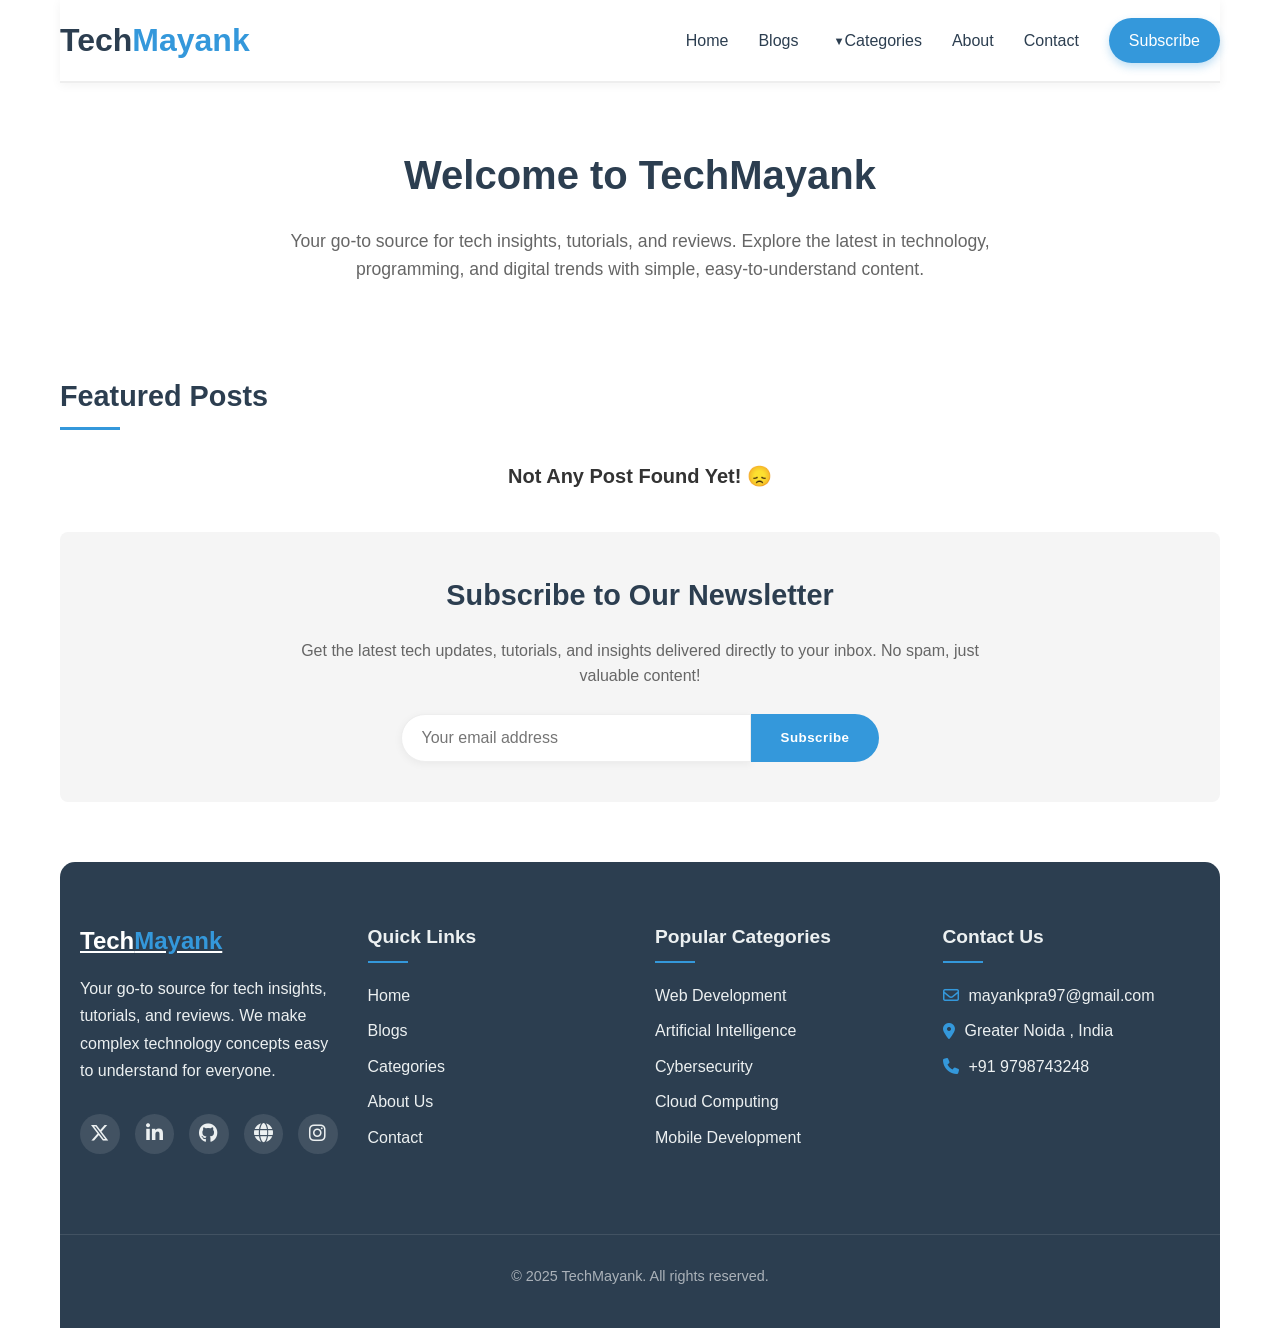
<file: index.html>
<!DOCTYPE html>
<html lang="en">

<head>
    <meta charset="UTF-8">
    <meta name="viewport" content="width=device-width, initial-scale=1.0">
    <title>TechMayank - Latest Tech News, Programming & Reviews</title>
    <meta name="description"
        content="Get the latest updates on technology, programming, and gadget reviews. Learn coding, web development, and AI trends at TechMayank.">
    <meta name="keywords"
        content="latest tech news, programming tutorials, web development, AI trends, gadget reviews, coding tips">
    <meta name="author" content="Mitthu Kumar(Mayank)">

    <!-- Open Graph Meta Tags -->
    <meta property="og:title" content="TechMayank - Latest Tech News & Programming">
    <meta property="og:description"
        content="Stay updated with the latest in technology, programming, web development, and AI trends.">
    <meta property="og:type" content="website">
    <meta property="og:url" content="https://techmayank.netlify.app">
    <meta property="og:image" content="https://techmayank.com/images/techmayank-thumbnail.jpg">

    <!-- Twitter Card -->
    <meta name="twitter:card" content="summary_large_image">
    <meta name="twitter:title" content="TechMayank - Tech News & Programming">
    <meta name="twitter:description"
        content="Get the latest updates on tech, coding, and AI trends. Learn web development and gadget reviews at TechMayank.">
    <meta name="twitter:image" content="https://techmayank.com/images/techmayank-thumbnail.jpg">
    <meta name="twitter:site" content="@Mayank_Pras">

    <!-- Canonical URL -->
    <link rel="canonical" href="https://techmayank.com">

    <!-- Favicon - Replace with your own -->
    <link rel="icon" href="/favicon-32x32.png" type="fav-icon">

    <!-- Font Awesome for better social icons -->
    <link rel="stylesheet" href="https://cdnjs.cloudflare.com/ajax/libs/font-awesome/6.4.2/css/all.min.css">
    <link rel="stylesheet" href="styles.css">
</head>

<body>
    <header id="main-header">
        <nav>
            <a href="index.html" class="logo">Tech<span>Mayank</span></a>
            <button class="mobile-menu-btn">☰</button>
            <ul class="nav-links">
                <li><a href="index.html">Home</a></li>
                <li><a href="blogs.html">Blogs</a></li>
                <li class="dropdown">
                    <a href="">Categories</a>
                    <div class="dropdown-content">
                        <a href="category-webdev.html">Web Development</a>
                        <a href="category-ai.html">Artificial Intelligence</a>
                        <a href="category-cybersecurity.html">Cybersecurity</a>
                        <a href="category-iot.html">IoT</a>
                        <a href="category-mobile.html">Mobile Development</a>
                        <a href="category-cloud.html">Cloud Computing</a>
                    </div>
                </li>
                <li><a href="about.html">About</a></li>
                <li><a href="contact.html">Contact</a></li>
                <li><a href="subscribe.html" class="subscribe-btn">Subscribe</a></li>
            </ul>
        </nav>
    </header>

    <main>
        <section class="hero">
            <h1>Welcome to TechMayank</h1>
            <p>Your go-to source for tech insights, tutorials, and reviews. Explore the latest in technology,
                programming, and digital trends with simple, easy-to-understand content.</p>
        </section>

        <!-- <section class="featured-posts"> -->
        <h2 class="section-title">Featured Posts</h2>
        <div style="text-align: center; font-size: 20px; font-weight: bold;">
            Not Any Post Found Yet! 😞
        </div>

        <!--  <div class="posts-grid"> -->
        <!--  Featured Post 1 -->
        <!-- <article class="post-card">
                    <img src="https://images.unsplash.com/photo-1575936123452-b67c3203c357?fm=jpg&q=60&w=3000&ixlib=rb-4.0.3&ixid=M3wxMjA3fDB8MHxzZWFyY2h8Mnx8aW1hZ2V8ZW58MHx8MHx8fDA%3D" alt="Web Development Trends" class="post-img">
                    <div class="post-content">
                        <div class="post-category">Web Development</div>
                        <h3 class="post-title"><a href="blog-post.html">Top 10 Web Development Trends in 2025</a></h3>
                        <p class="post-excerpt">Discover the latest web development technologies and methodologies that are shaping the digital landscape in 2025.</p>
                        <div class="post-meta">
                            <span class="post-date"><i class="far fa-calendar-alt"></i> March 25, 2025</span>
                            <span class="post-read-time"><i class="far fa-clock"></i> 5 min read</span>
                        </div>
                    </div>
                </article>
                
                <!-- Featured Post 2 
                <article class="post-card">
                    <img src="https://st5.depositphotos.com/23188010/77062/i/450/depositphotos_770624600-stock-photo-green-field-morning-render-illustration.jpg" alt="AI Applications" class="post-img">
                    <div class="post-content">
                        <div class="post-category">Artificial Intelligence</div>
                        <h3 class="post-title"><a href="blog-post.html">Practical AI Applications for Everyday Life</a></h3>
                        <p class="post-excerpt">How artificial intelligence is transforming our daily routines and improving efficiency in unexpected ways.</p>
                        <div class="post-meta">
                            <span class="post-date"><i class="far fa-calendar-alt"></i> March 20, 2025</span>
                            <span class="post-read-time"><i class="far fa-clock"></i> 7 min read</span>
                        </div>
                    </div>
                </article>
                
                <!-- Featured Post 3 
                <article class="post-card">
                    <img src="/api/placeholder/400/320" alt="Cybersecurity Tips" class="post-img">
                    <div class="post-content">
                        <div class="post-category">Cybersecurity</div>
                        <h3 class="post-title"><a href="blog-post.html">Essential Cybersecurity Practices for Everyone</a></h3>
                        <p class="post-excerpt">Simple yet effective security measures to protect your digital life from common threats and vulnerabilities.</p>
                        <div class="post-meta">
                            <span class="post-date"><i class="far fa-calendar-alt"></i> March 15, 2025</span>
                            <span class="post-read-time"><i class="far fa-clock"></i> 8 min read</span>
                        </div>
                    </div>
                </article>
            </div>
        </section> -->

        <section class="cta-section" id="subscribe">
            <h2>Subscribe to Our Newsletter</h2>
            <p>Get the latest tech updates, tutorials, and insights delivered directly to your inbox. No spam, just
                valuable content!</p>
            <form class="newsletter-form"
                action="https://app.us9.list-manage.com/subscribe/post?u=c88a828829a68ce01295ca9d8&amp;id=a39a689fbb&amp;f_id=00e6c2e1f0"
                method="post" id="mc-embedded-subscribe-form" name="mc-embedded-subscribe-form" class="validate"
                target="_blank">
                <input type="email" name="EMAIL" class="newsletter-input" id="mce-EMAIL"
                    placeholder="Your email address" required>
                <!-- This hidden div is required to prevent bot signups -->
                <div style="position: absolute; left: -5000px;" aria-hidden="true">
                    <input type="text" name="b_c88a828829a68ce01295ca9d8_a39a689fbb" tabindex="-1" value="">
                </div>
                <button type="submit" class="btn btn-submit" name="subscribe"
                    id="mc-embedded-subscribe">Subscribe</button>
                <div id="mce-responses" class="clear foot">
                    <div class="response" id="mce-error-response" style="display: none;"></div>
                    <div class="response" id="mce-success-response" style="display: none;"></div>
                </div>
                <div id="subscribe-status" class="subscribe-message" style="display: none;">
                    <p>Thank you for subscribing! Please check your inbox to confirm your subscription.</p>
                </div>
            </form>
        </section>
    </main>

    <!-- Enhanced Footer -->
    <footer>
        <div class="footer-content">
            <div class="footer-section footer-about">
                <a href="index.html" class="footer-logo">Tech<span>Mayank</span></a>
                <p>Your go-to source for tech insights, tutorials, and reviews. We make complex technology concepts easy
                    to understand for everyone.</p>
                <div class="social-links">
                    <a href="https://x.com/Mayank_Pras" class="social-icon twitter" aria-label="Twitter"><i
                            class="fab fa-x-twitter"></i></a>
                    <a href="https://www.linkedin.com/in/mitthu-kumar/" class="social-icon linkedin"
                        aria-label="LinkedIn"><i class="fab fa-linkedin-in"></i></a>
                    <a href="https://github.com/mkshahi22" class="social-icon github" aria-label="GitHub"><i
                            class="fab fa-github"></i></a>
                    <a href="https://techmayank.netlify.app/" class="social-icon website" aria-label="Website"><i
                            class="fas fa-globe"></i></a>
                    <a href="https://www.instagram.com/shahi_jii_22/?next=%2F" class="social-icon instagram"
                        aria-label="Instagram"><i class="fab fa-instagram"></i></a>
                </div>
            </div>

            <div class="footer-section">
                <h3>Quick Links</h3>
                <ul class="footer-links">
                    <li><a href="index.html">Home</a></li>
                    <li><a href="blogs.html">Blogs</a></li>
                    <li><a href="categories.html">Categories</a></li>
                    <li><a href="about.html">About Us</a></li>
                    <li><a href="contact.html">Contact</a></li>
                </ul>
            </div>

            <div class="footer-section">
                <h3>Popular Categories</h3>
                <ul class="footer-links">
                    <li><a href="category-webdev.html">Web Development</a></li>
                    <li><a href="category-ai.html">Artificial Intelligence</a></li>
                    <li><a href="category-cybersecurity.html">Cybersecurity</a></li>
                    <li><a href="category-cloud.html">Cloud Computing</a></li>
                    <li><a href="category-mobile.html">Mobile Development</a></li>
                </ul>
            </div>

            <div class="footer-section footer-contact">
                <h3>Contact Us</h3>
                <p><i class="far fa-envelope"></i> mayankpra97@gmail.com</p>
                <p><i class="fas fa-map-marker-alt"></i> Greater Noida , India</p>
                <p><i class="fas fa-phone"></i> +91 9798743248</p>
            </div>
        </div>

        <div class="copyright">
            <p>&copy; 2025 TechMayank. All rights reserved.</p>
        </div>
    </footer>

    <script>
        document.addEventListener('DOMContentLoaded', function () {
            // Mobile menu toggle
            const menuBtn = document.querySelector('.mobile-menu-btn');
            const navLinks = document.querySelector('.nav-links');

            menuBtn.addEventListener('click', function () {
                navLinks.classList.toggle('active');
            });

            // Mobile dropdown toggle
            const dropdowns = document.querySelectorAll('.dropdown');

            dropdowns.forEach(dropdown => {
                const dropdownLink = dropdown.querySelector('a');

                if (window.innerWidth <= 768) {
                    dropdownLink.addEventListener('click', function (e) {
                        e.preventDefault();
                        dropdown.classList.toggle('active');
                    });
                }
            });

            // Close menu when clicking outside
            document.addEventListener('click', function (event) {
                if (!event.target.closest('nav') && !event.target.closest('.mobile-menu-btn')) {
                    navLinks.classList.remove('active');
                }
            });

            // Navbar scroll effect
            window.addEventListener('scroll', function () {
                const header = document.getElementById('main-header');
                if (window.scrollY > 50) {
                    header.classList.add('scrolled');
                } else {
                    header.classList.remove('scrolled');
                }
            });
        });
    </script>
    <script src="./subcription.js"></script>
</body>

</html>
</file>
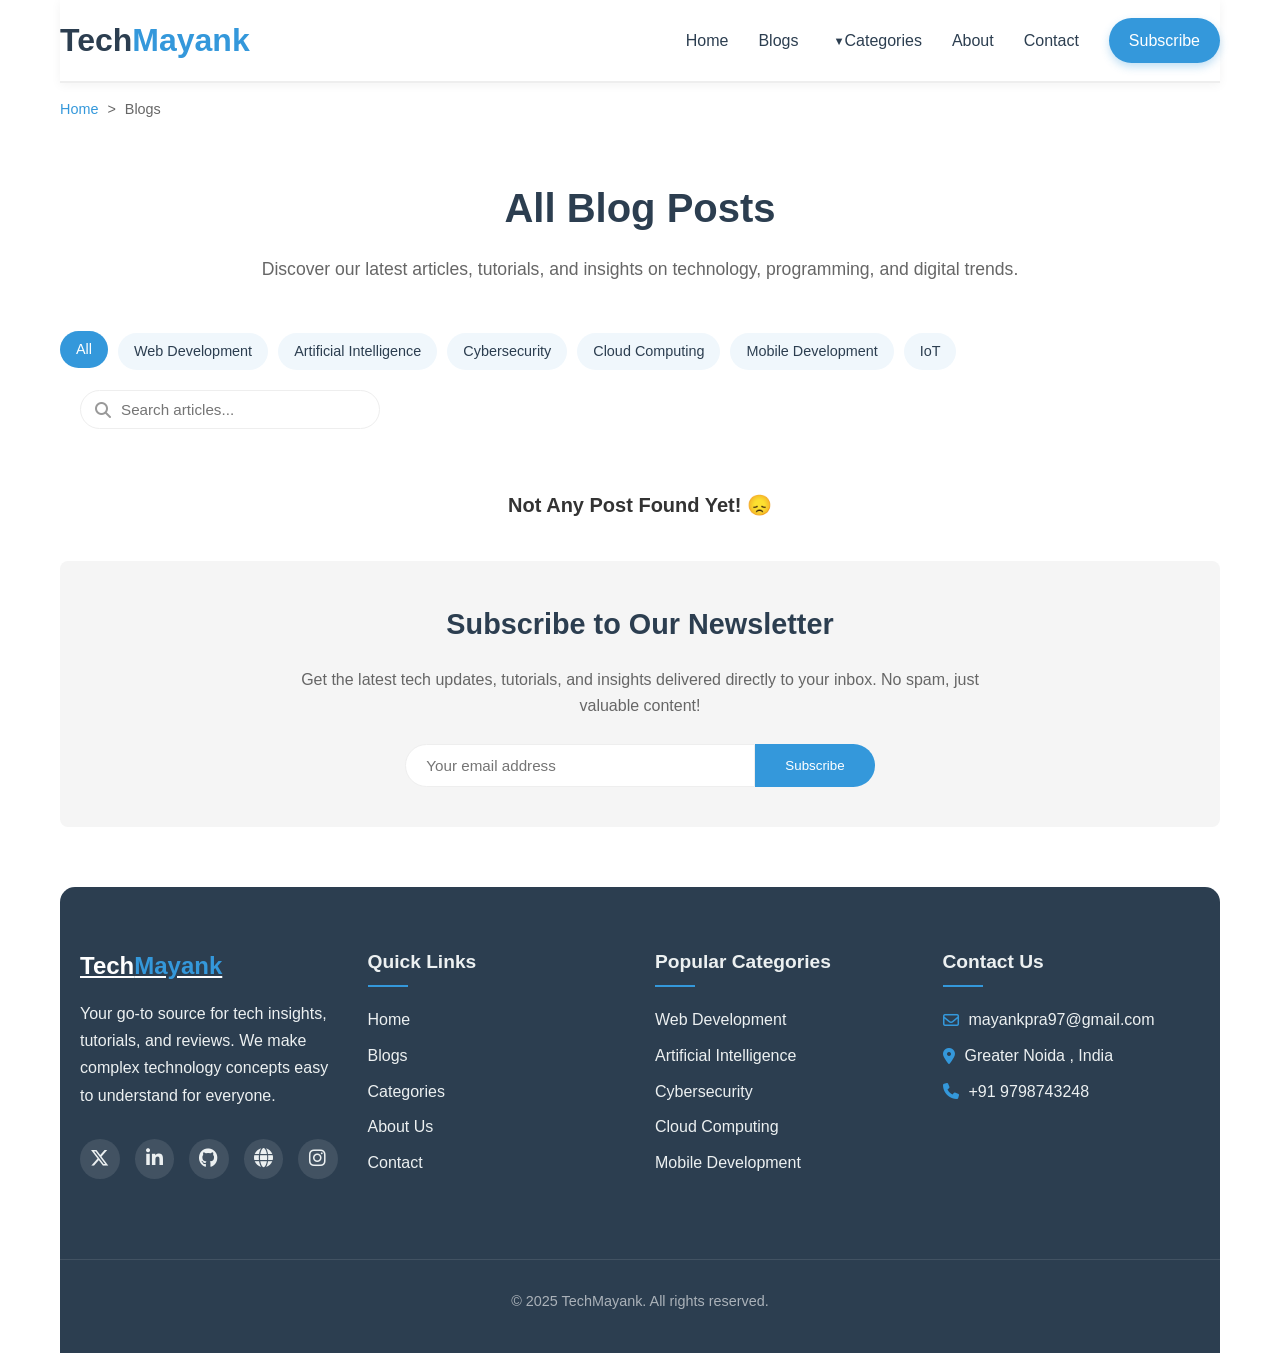
<file: blogs.html>
<!DOCTYPE html>
<html lang="en">
<head>
    <meta charset="UTF-8">
    <meta name="viewport" content="width=device-width, initial-scale=1.0">
    <title>TechMayank - Blog Posts</title>
    <meta name="description" content="Browse all blog posts from TechMayank - Tech tutorials, insights, and reviews on the latest technology trends.">
    <meta name="keywords" content="tech blog, technology blogs, programming tutorials, web development articles, tech reviews">
    <meta name="author" content="Mayank">
    
    <!-- Open Graph / Social Media Meta Tags -->
    <meta property="og:title" content="TechMayank - Blog Posts">
    <meta property="og:description" content="Browse our collection of tech tutorials, insights, and reviews on the latest technology trends.">
    <meta property="og:type" content="website">
    <meta property="og:url" content="https://techmayank.com/blogs.html">
    
    <!-- Favicon - Replace with your own -->
    <link rel="icon" href="/favicon-32x32.png" type="fav-icon">
    
    <!-- Font Awesome for icons -->
    <link rel="stylesheet" href="https://cdnjs.cloudflare.com/ajax/libs/font-awesome/6.4.2/css/all.min.css">
    <link rel="stylesheet" href="blogs.css">
</head>
<body>
    <header id="main-header">
        <nav>
            <a href="index.html" class="logo">Tech<span>Mayank</span></a>
            <button class="mobile-menu-btn">☰</button>
            <ul class="nav-links">
                <li><a href="index.html">Home</a></li>
                <li><a href="blogs.html">Blogs</a></li>
                <li class="dropdown">
                    <a href="">Categories</a>
                    <div class="dropdown-content">
                        <a href="category-webdev.html">Web Development</a>
                        <a href="category-ai.html">Artificial Intelligence</a>
                        <a href="category-cybersecurity.html">Cybersecurity</a>
                        <a href="category-iot.html">IoT</a>
                        <a href="category-mobile.html">Mobile Development</a>
                        <a href="category-cloud.html">Cloud Computing</a>
                    </div>
                </li>
                <li><a href="about.html">About</a></li>
                <li><a href="contact.html">Contact</a></li>
                <li><a href="subscribe.html" class="subscribe-btn">Subscribe</a></li>
            </ul>
        </nav>
    </header>
    
    <main>
        <div class="breadcrumbs">
            <a href="index.html">Home</a> <span class="separator">></span> <span>Blogs</span>
        </div>
        
        <div class="page-header">
            <h1>All Blog Posts</h1>
            <p>Discover our latest articles, tutorials, and insights on technology, programming, and digital trends.</p>
        </div>
        
        <!-- <section class="featured-blog-container">
            <div class="featured-blog">
                <img src="https://encrypted-tbn0.gstatic.com/images?q=tbn:ANd9GcQ1zwhySGCEBxRRFYIcQgvOLOpRGqrT3d7Qng&s" alt="AI Ethics" class="featured-blog-img">
                <div class="featured-blog-content">
                    <div class="featured-badge">Featured Post</div>
                    <div class="blog-category">Artificial Intelligence</div>
                    <h2 class="featured-blog-title"><a href="blog-post.html">The Ethics of AI: Navigating the Future of Technology</a></h2>
                    <p class="featured-blog-excerpt">As AI becomes more integrated into our daily lives, ethical considerations are more important than ever. Explore the key challenges and potential solutions in this deep dive into AI ethics.</p>
                    <div class="blog-meta">
                        <span class="blog-date"><i class="far fa-calendar-alt"></i> March 28, 2025</span>
                        <span class="blog-read-time"><i class="far fa-clock"></i> 10 min read</span>
                    </div>
                    <a href="blog-post.html" class="read-more">Read Full Article <i class="fas fa-arrow-right"></i></a>
                </div>
            </div>
        </section>
         -->
        <section class="blog-filter">
            <div class="filter-container">
                <div class="category-filter">
                    <div class="category-tag active" data-category="all">All</div>
                    <div class="category-tag" data-category="webdev">Web Development</div>
                    <div class="category-tag" data-category="ai">Artificial Intelligence</div>
                    <div class="category-tag" data-category="cybersecurity">Cybersecurity</div>
                    <div class="category-tag" data-category="cloud">Cloud Computing</div>
                    <div class="category-tag" data-category="mobile">Mobile Development</div>
                    <div class="category-tag" data-category="iot">IoT</div>
                </div>
            </div>
            <div class="search-container">
                <i class="fas fa-search search-icon"></i>
                <input type="text" class="search-input" placeholder="Search articles...">
            </div>
        </section>
        <div style="text-align: center; font-size: 20px; font-weight: bold;">
            Not Any Post Found Yet! 😞
        </div>
        <!-- <section class="blogs-grid">
            Blog Post 1
            <article class="blog-card" data-category="webdev">
                <img src="/api/placeholder/400/320" alt="Web Development Trends" class="blog-img">
                <div class="blog-content">
                    <div class="blog-category">Web Development</div>
                    <h3 class="blog-title"><a href="blog-post.html">Top 10 Web Development Trends in 2025</a></h3>
                    <p class="blog-excerpt">Discover the latest web development technologies and methodologies that are shaping the digital landscape in 2025.</p>
                    <div class="blog-meta">
                        <span class="blog-date"><i class="far fa-calendar-alt"></i> March 25, 2025</span>
                        <span class="blog-read-time"><i class="far fa-clock"></i> 5 min read</span>
                    </div>
                    <div class="blog-tags">
                        <span class="tag">JavaScript</span>
                        <span class="tag">Frameworks</span>
                        <span class="tag">Trends</span>
                    </div>
                </div>
            </article>
            
            Blog Post 2
            <article class="blog-card" data-category="ai">
                <img src="/api/placeholder/400/320" alt="AI Applications" class="blog-img">
                <div class="blog-content">
                    <div class="blog-category">Artificial Intelligence</div>
                    <h3 class="blog-title"><a href="blog-post.html">Practical AI Applications for Everyday Life</a></h3>
                    <p class="blog-excerpt">How artificial intelligence is transforming our daily routines and improving efficiency in unexpected ways.</p>
                    <div class="blog-meta">
                        <span class="blog-date"><i class="far fa-calendar-alt"></i> March 20, 2025</span>
                        <span class="blog-read-time"><i class="far fa-clock"></i> 7 min read</span>
                    </div>
                    <div class="blog-tags">
                        <span class="tag">Machine Learning</span>
                        <span class="tag">Daily Life</span>
                        <span class="tag">Automation</span>
                    </div>
                </div>
            </article>
            
            Blog Post 3
            <article class="blog-card" data-category="cybersecurity">
                <img src="/api/placeholder/400/320" alt="Cybersecurity Tips" class="blog-img">
                <div class="blog-content">
                    <div class="blog-category">Cybersecurity</div>
                    <h3 class="blog-title"><a href="blog-post.html">Essential Cybersecurity Practices for Everyone</a></h3>
                    <p class="blog-excerpt">Simple yet effective security measures to protect your digital life from common threats and vulnerabilities.</p>
                    <div class="blog-meta">
                        <span class="blog-date"><i class="far fa-calendar-alt"></i> March 15, 2025</span>
                        <span class="blog-read-time"><i class="far fa-clock"></i> 8 min read</span>
                    </div>
                    <div class="blog-tags">
                        <span class="tag">Security</span>
                        <span class="tag">Protection</span>
                        <span class="tag">Privacy</span>
                    </div>
                </div>
            </article>
            
            Blog Post 4
            <article class="blog-card" data-category="cloud">
                <img src="/api/placeholder/400/320" alt="Cloud Computing" class="blog-img">
                <div class="blog-content">
                    <div class="blog-category">Cloud Computing</div>
                    <h3 class="blog-title"><a href="blog-post.html">Multi-Cloud Strategies for Modern Businesses</a></h3>
                    <p class="blog-excerpt">How businesses are leveraging multiple cloud providers to optimize performance, reduce costs, and avoid vendor lock-in.</p>
                    <div class="blog-meta">
                        <span class="blog-date"><i class="far fa-calendar-alt"></i> March 10, 2025</span>
                        <span class="blog-read-time"><i class="far fa-clock"></i> 6 min read</span>
                    </div>
                    <div class="blog-tags">
                        <span class="tag">AWS</span>
                        <span class="tag">Azure</span>
                        <span class="tag">GCP</span>
                    </div>
                </div>
            </article>
            
            Blog Post 5
            <article class="blog-card" data-category="mobile">
                <img src="/api/placeholder/400/320" alt="Mobile Development" class="blog-img">
                <div class="blog-content">
                    <div class="blog-category">Mobile Development</div>
                    <h3 class="blog-title"><a href="blog-post.html">Cross-Platform vs Native: Which Mobile Development Approach is Right for You?</a></h3>
                    <p class="blog-excerpt">A comprehensive comparison of cross-platform and native mobile development approaches to help you make the best choice for your project.</p>
                    <div class="blog-meta">
                        <span class="blog-date"><i class="far fa-calendar-alt"></i> March 5, 2025</span>
                        <span class="blog-read-time"><i class="far fa-clock"></i> 9 min read</span>
                    </div>
                    <div class="blog-tags">
                        <span class="tag">React Native</span>
                        <span class="tag">Flutter</span>
                        <span class="tag">Swift</span>
                    </div>
                </div>
            </article>
            
            Blog Post 6
            <article class="blog-card" data-category="iot">
                <img src="/api/placeholder/400/320" alt="IoT Devices" class="blog-img">
                <div class="blog-content">
                    <div class="blog-category">IoT</div>
                    <h3 class="blog-title"><a href="blog-post.html">IoT Security: Protecting Your Smart Home from Hackers</a></h3>
                    <p class="blog-excerpt">As smart home devices become more prevalent, learn how to secure your connected ecosystem from potential cybersecurity threats.</p>
                    <div class="blog-meta">
                        <span class="blog-date"><i class="far fa-calendar-alt"></i> February 28, 2025</span>
                        <span class="blog-read-time"><i class="far fa-clock"></i> 7 min read</span>
                    </div>
                    <div class="blog-tags">
                        <span class="tag">Smart Home</span>
                        <span class="tag">Security</span>
                        <span class="tag">Privacy</span>
                    </div>
                </div>
            </article>
        </section> -->
        
        <!-- <div class="pagination">
            <a href="#" class="prev"><i class="fas fa-chevron-left"></i> <span class="prev-text">Previous</span></a>
            <a href="#" class="active">1</a>
            <a href="#">2</a>
            <a href="#">3</a>
            <a href="#">4</a>
            <a href="#">5</a>
            <a href="#" class="next"><span class="next-text">Next</span> <i class="fas fa-chevron-right"></i></a>
        </div> -->
        
        <section class="cta-section" id="subscribe">
            <h2>Subscribe to Our Newsletter</h2>
            <p>Get the latest tech updates, tutorials, and insights delivered directly to your inbox. No spam, just valuable content!</p>
            <form class="newsletter-form" action="https://app.us9.list-manage.com/subscribe/post?u=c88a828829a68ce01295ca9d8&amp;id=a39a689fbb&amp;f_id=00e6c2e1f0" method="post" id="mc-embedded-subscribe-form" name="mc-embedded-subscribe-form" class="validate" target="_blank">
                <input type="email" name="EMAIL" class="newsletter-input" id="mce-EMAIL" placeholder="Your email address" required>
                <!-- This hidden div is required to prevent bot signups -->
                <div style="position: absolute; left: -5000px;" aria-hidden="true">
                    <input type="text" name="b_c88a828829a68ce01295ca9d8_a39a689fbb" tabindex="-1" value="">
                </div>
                <button type="submit" class="btn btn-submit" name="subscribe" id="mc-embedded-subscribe">Subscribe</button>
                <div id="mce-responses" class="clear foot">
                    <div class="response" id="mce-error-response" style="display: none;"></div>
                    <div class="response" id="mce-success-response" style="display: none;"></div>
                </div>
                <div id="subscribe-status" class="subscribe-message" style="display: none;">
                    <p>Thank you for subscribing! Please check your inbox to confirm your subscription.</p>
                </div>
            </form>
        </section>
    </main>
    
    <!-- Enhanced Footer -->
    <footer>
        <div class="footer-content">
            <div class="footer-section footer-about">
                <a href="index.html" class="footer-logo">Tech<span>Mayank</span></a>
                <p>Your go-to source for tech insights, tutorials, and reviews. We make complex technology concepts easy to understand for everyone.</p>
                <div class="social-links">
                    <a href="https://x.com/Mayank_Pras" class="social-icon twitter" aria-label="Twitter"><i class="fab fa-x-twitter"></i></a>
                    <a href="https://www.linkedin.com/in/mitthu-kumar/" class="social-icon linkedin" aria-label="LinkedIn"><i class="fab fa-linkedin-in"></i></a>
                    <a href="https://github.com/mkshahi22" class="social-icon github" aria-label="GitHub"><i class="fab fa-github"></i></a>
                    <a href="https://techmayank.netlify.app/" class="social-icon website" aria-label="Website"><i class="fas fa-globe"></i></a>
                    <a href="https://www.instagram.com/shahi_jii_22/?next=%2F" class="social-icon instagram" aria-label="Instagram"><i class="fab fa-instagram"></i></a>
                </div>
            </div>
            
            <div class="footer-section">
                <h3>Quick Links</h3>
                <ul class="footer-links">
                    <li><a href="index.html">Home</a></li>
                    <li><a href="blogs.html">Blogs</a></li>
                    <li><a href="categories.html">Categories</a></li>
                    <li><a href="about.html">About Us</a></li>
                    <li><a href="contact.html">Contact</a></li>
                </ul>
            </div>
            
            <div class="footer-section">
                <h3>Popular Categories</h3>
                <ul class="footer-links">
                    <li><a href="category-webdev.html">Web Development</a></li>
                    <li><a href="category-ai.html">Artificial Intelligence</a></li>
                    <li><a href="category-cybersecurity.html">Cybersecurity</a></li>
                    <li><a href="category-cloud.html">Cloud Computing</a></li>
                    <li><a href="category-mobile.html">Mobile Development</a></li>
                </ul>
            </div>
            
            <div class="footer-section footer-contact">
                <h3>Contact Us</h3>
                <p><i class="far fa-envelope"></i> mayankpra97@gmail.com</p>
                <p><i class="fas fa-map-marker-alt"></i> Greater Noida , India</p>
                <p><i class="fas fa-phone"></i> +91 9798743248</p>
            </div>
        </div>
        
        <div class="copyright">
            <p>&copy; 2025 TechMayank. All rights reserved.</p>
        </div>
    </footer>
    
    <script>
        document.addEventListener('DOMContentLoaded', function() {
            // Mobile menu toggle
            const menuBtn = document.querySelector('.mobile-menu-btn');
            const navLinks = document.querySelector('.nav-links');
            
            menuBtn.addEventListener('click', function() {
                navLinks.classList.toggle('active');
            });
            
            // Mobile dropdown toggle
            const dropdowns = document.querySelectorAll('.dropdown');
            
            dropdowns.forEach(dropdown => {
                const dropdownLink = dropdown.querySelector('a');
                
                if (window.innerWidth <= 768) {
                    dropdownLink.addEventListener('click', function(e) {
                        e.preventDefault();
                        dropdown.classList.toggle('active');
                    });
                }
            });
            
            // Close menu when clicking outside
            document.addEventListener('click', function(event) {
                if (!event.target.closest('nav') && !event.target.closest('.mobile-menu-btn')) {
                    navLinks.classList.remove('active');
                }
            });
            
            // Navbar scroll effect
            window.addEventListener('scroll', function() {
                const header = document.getElementById('main-header');
                if (window.scrollY > 50) {
                    header.classList.add('scrolled');
                } else {
                    header.classList.remove('scrolled');
                }
            });
            
            // Category filter functionality
            const categoryTags = document.querySelectorAll('.category-tag');
            const blogCards = document.querySelectorAll('.blog-card');
            
            categoryTags.forEach(tag => {
                tag.addEventListener('click', function() {
                    // Remove active class from all tags
                    categoryTags.forEach(t => t.classList.remove('active'));
                    
                    // Add active class to clicked tag
                    this.classList.add('active');
                    
                    const selectedCategory = this.getAttribute('data-category');
                    
                    // Show/hide blog cards based on category
                    blogCards.forEach(card => {
                        if (selectedCategory === 'all' || card.getAttribute('data-category') === selectedCategory) {
                            card.style.display = 'block';
                        } else {
                            card.style.display = 'none';
                        }
                    });
                });
            });
            
            // Search functionality
            const searchInput = document.querySelector('.search-input');
            
            searchInput.addEventListener('keyup', function() {
                const searchTerm = this.value.toLowerCase();
                
                blogCards.forEach(card => {
                    const title = card.querySelector('.blog-title').textContent.toLowerCase();
                    const excerpt = card.querySelector('.blog-excerpt').textContent.toLowerCase();
                    const category = card.querySelector('.blog-category').textContent.toLowerCase();
                    
                    // Get all tags in the card
                    const tags = Array.from(card.querySelectorAll('.tag')).map(tag => tag.textContent.toLowerCase());
                    
                    // Check if search term exists in title, excerpt, category, or tags
                    if (title.includes(searchTerm) || 
                        excerpt.includes(searchTerm) || 
                        category.includes(searchTerm) || 
                        tags.some(tag => tag.includes(searchTerm))) {
                        card.style.display = 'block';
                    } else {
                        card.style.display = 'none';
                    }
                });
            });
            
            // Pagination functionality (demo only)
            const paginationLinks = document.querySelectorAll('.pagination a:not(.prev):not(.next)');
            
            paginationLinks.forEach(link => {
                link.addEventListener('click', function(e) {
                    e.preventDefault();
                    
                    // Remove active class from all pagination links
                    paginationLinks.forEach(l => l.classList.remove('active'));
                    
                    // Add active class to clicked link
                    this.classList.add('active');
                    
                    // In a real implementation, you would load new content here
                    // For demo purposes, we'll just scroll to the top
                    window.scrollTo({
                        top: 0,
                        behavior: 'smooth'
                    });
                });
            });
            
            // Newsletter subscription (demo only)
            const newsletterForm = document.querySelector('.newsletter-form');
            
            newsletterForm.addEventListener('submit', function(e) {
                e.preventDefault();
                const emailInput = this.querySelector('.newsletter-input');
                
                // In a real implementation, you would send this to your backend
                alert(`Thank you for subscribing with: ${emailInput.value}`);
                emailInput.value = '';
            });
        });
    </script>
    <script src="./subcription.js"></script>
</body>
</html>
</file>
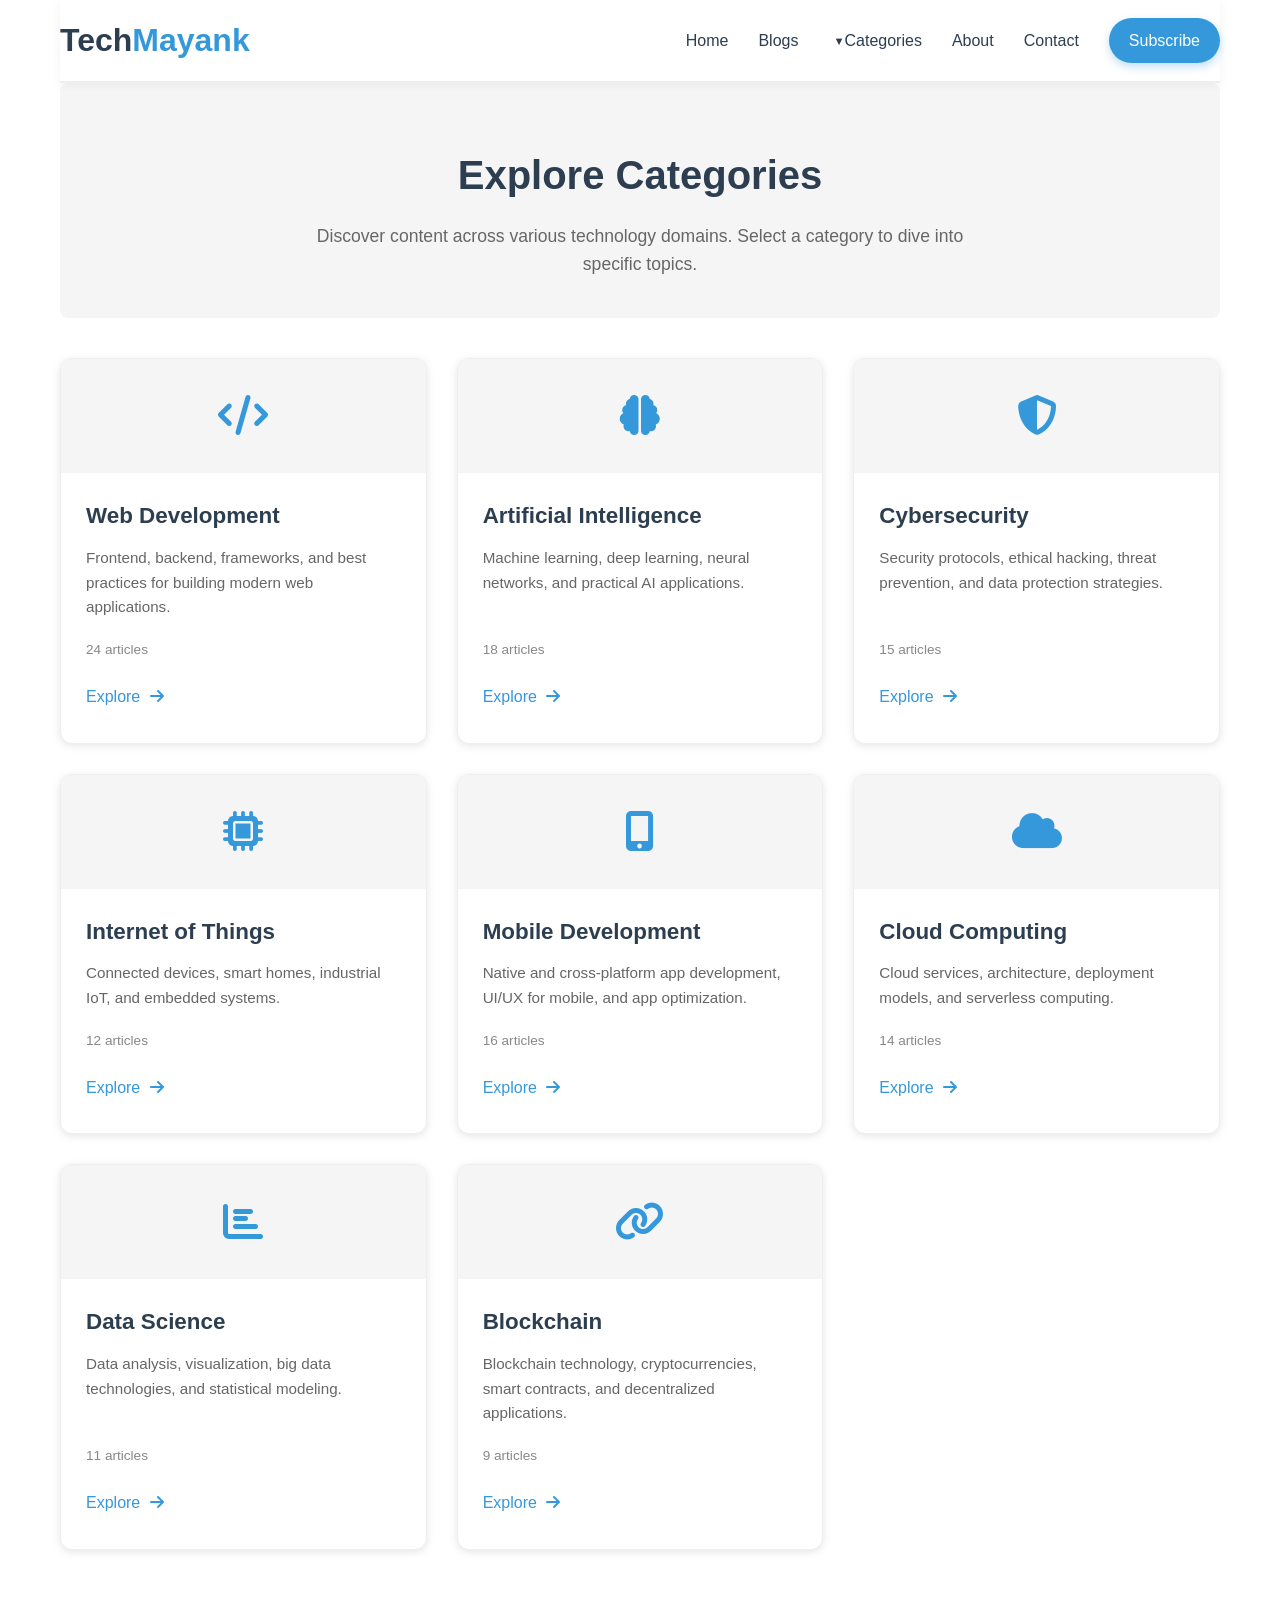
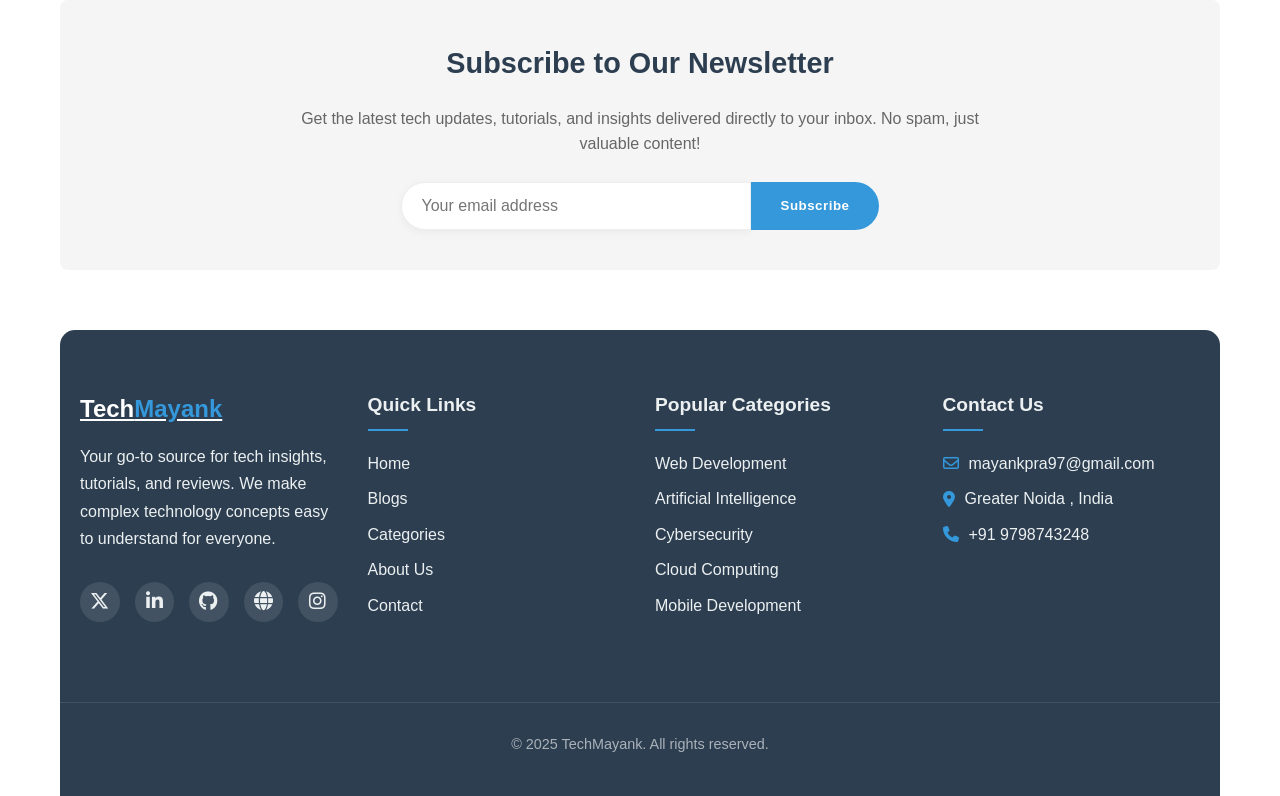
<file: categories.html>
<!DOCTYPE html>
<html lang="en">
<head>
    <meta charset="UTF-8">
    <meta name="viewport" content="width=device-width, initial-scale=1.0">
    <title>Categories - TechMayank</title>
    <meta name="description" content="Explore all technology categories on TechMayank - Web Development, AI, Cybersecurity, IoT, Mobile Development, and more.">
    <meta name="keywords" content="tech categories, web development, AI, cybersecurity, IoT, mobile development, cloud computing">
    <meta name="author" content="Mayank">
    
    <!-- Open Graph / Social Media Meta Tags -->
    <meta property="og:title" content="Categories - TechMayank">
    <meta property="og:description" content="Explore all technology categories on TechMayank blog.">
    <meta property="og:type" content="website">
    <meta property="og:url" content="https://techmayank.com/categories.html">
    
    <!-- Favicon -->
    <link rel="icon" href="/favicon-32x32.png" type="fav-icon">
    
    <!-- Font Awesome -->
    <link rel="stylesheet" href="https://cdnjs.cloudflare.com/ajax/libs/font-awesome/6.4.2/css/all.min.css">
    <link rel="stylesheet" href="styles.css">
    <link rel="stylesheet" href="categories.css">
</head>
<body>
    <header id="main-header">
        <nav>
            <a href="index.html" class="logo">Tech<span>Mayank</span></a>
            <button class="mobile-menu-btn">☰</button>
            <ul class="nav-links">
                <li><a href="index.html">Home</a></li>
                <li><a href="blogs.html">Blogs</a></li>
                <li class="dropdown">
                    <a href="categories.html">Categories</a>
                    <div class="dropdown-content">
                        <a href="category-webdev.html">Web Development</a>
                        <a href="category-ai.html">Artificial Intelligence</a>
                        <a href="category-cybersecurity.html">Cybersecurity</a>
                        <a href="category-iot.html">IoT</a>
                        <a href="category-mobile.html">Mobile Development</a>
                        <a href="category-cloud.html">Cloud Computing</a>
                    </div>
                </li>
                <li><a href="about.html">About</a></li>
                <li><a href="contact.html">Contact</a></li>
                <li><a href="subscribe.html" class="subscribe-btn">Subscribe</a></li>
            </ul>
        </nav>
    </header>
    
    <main>
        <section class="page-header">
            <h1>Explore Categories</h1>
            <p>Discover content across various technology domains. Select a category to dive into specific topics.</p>
        </section>
        
        <section class="categories-grid">
            <!-- Web Development Category -->
            <div class="category-card">
                <div class="category-icon">
                    <i class="fas fa-code"></i>
                </div>
                <div class="category-content">
                    <h2>Web Development</h2>
                    <p>Frontend, backend, frameworks, and best practices for building modern web applications.</p>
                    <span class="post-count">24 articles</span>
                    <a href="category-webdev.html" class="category-link">Explore <i class="fas fa-arrow-right"></i></a>
                </div>
            </div>
            
            <!-- Artificial Intelligence Category -->
            <div class="category-card">
                <div class="category-icon">
                    <i class="fas fa-brain"></i>
                </div>
                <div class="category-content">
                    <h2>Artificial Intelligence</h2>
                    <p>Machine learning, deep learning, neural networks, and practical AI applications.</p>
                    <span class="post-count">18 articles</span>
                    <a href="category-ai.html" class="category-link">Explore <i class="fas fa-arrow-right"></i></a>
                </div>
            </div>
            
            <!-- Cybersecurity Category -->
            <div class="category-card">
                <div class="category-icon">
                    <i class="fas fa-shield-alt"></i>
                </div>
                <div class="category-content">
                    <h2>Cybersecurity</h2>
                    <p>Security protocols, ethical hacking, threat prevention, and data protection strategies.</p>
                    <span class="post-count">15 articles</span>
                    <a href="category-cybersecurity.html" class="category-link">Explore <i class="fas fa-arrow-right"></i></a>
                </div>
            </div>
            
            <!-- IoT Category -->
            <div class="category-card">
                <div class="category-icon">
                    <i class="fas fa-microchip"></i>
                </div>
                <div class="category-content">
                    <h2>Internet of Things</h2>
                    <p>Connected devices, smart homes, industrial IoT, and embedded systems.</p>
                    <span class="post-count">12 articles</span>
                    <a href="category-iot.html" class="category-link">Explore <i class="fas fa-arrow-right"></i></a>
                </div>
            </div>
            
            <!-- Mobile Development Category -->
            <div class="category-card">
                <div class="category-icon">
                    <i class="fas fa-mobile-alt"></i>
                </div>
                <div class="category-content">
                    <h2>Mobile Development</h2>
                    <p>Native and cross-platform app development, UI/UX for mobile, and app optimization.</p>
                    <span class="post-count">16 articles</span>
                    <a href="category-mobile.html" class="category-link">Explore <i class="fas fa-arrow-right"></i></a>
                </div>
            </div>
            
            <!-- Cloud Computing Category -->
            <div class="category-card">
                <div class="category-icon">
                    <i class="fas fa-cloud"></i>
                </div>
                <div class="category-content">
                    <h2>Cloud Computing</h2>
                    <p>Cloud services, architecture, deployment models, and serverless computing.</p>
                    <span class="post-count">14 articles</span>
                    <a href="category-cloud.html" class="category-link">Explore <i class="fas fa-arrow-right"></i></a>
                </div>
            </div>
            
            <!-- Data Science Category -->
            <div class="category-card">
                <div class="category-icon">
                    <i class="fas fa-chart-bar"></i>
                </div>
                <div class="category-content">
                    <h2>Data Science</h2>
                    <p>Data analysis, visualization, big data technologies, and statistical modeling.</p>
                    <span class="post-count">11 articles</span>
                    <a href="category-data-science.html" class="category-link">Explore <i class="fas fa-arrow-right"></i></a>
                </div>
            </div>
            
            <!-- Blockchain Category -->
            <div class="category-card">
                <div class="category-icon">
                    <i class="fas fa-link"></i>
                </div>
                <div class="category-content">
                    <h2>Blockchain</h2>
                    <p>Blockchain technology, cryptocurrencies, smart contracts, and decentralized applications.</p>
                    <span class="post-count">9 articles</span>
                    <a href="category-blockchain.html" class="category-link">Explore <i class="fas fa-arrow-right"></i></a>
                </div>
            </div>
        </section>
        
        <section class="cta-section" id="subscribe">
            <h2>Subscribe to Our Newsletter</h2>
            <p>Get the latest tech updates, tutorials, and insights delivered directly to your inbox. No spam, just valuable content!</p>
            <form class="newsletter-form" action="https://app.us9.list-manage.com/subscribe/post?u=c88a828829a68ce01295ca9d8&amp;id=a39a689fbb&amp;f_id=00e6c2e1f0" method="post" id="mc-embedded-subscribe-form" name="mc-embedded-subscribe-form" class="validate" target="_blank">
                <input type="email" name="EMAIL" class="newsletter-input" id="mce-EMAIL" placeholder="Your email address" required>
                <!-- This hidden div is required to prevent bot signups -->
                <div style="position: absolute; left: -5000px;" aria-hidden="true">
                    <input type="text" name="b_c88a828829a68ce01295ca9d8_a39a689fbb" tabindex="-1" value="">
                </div>
                <button type="submit" class="btn btn-submit" name="subscribe" id="mc-embedded-subscribe">Subscribe</button>
                <div id="mce-responses" class="clear foot">
                    <div class="response" id="mce-error-response" style="display: none;"></div>
                    <div class="response" id="mce-success-response" style="display: none;"></div>
                </div>
                <div id="subscribe-status" class="subscribe-message" style="display: none;">
                    <p>Thank you for subscribing! Please check your inbox to confirm your subscription.</p>
                </div>
            </form>
        </section>
    </main>
    
    <!-- Footer -->
    <footer>
        <div class="footer-content">
            <div class="footer-section footer-about">
                <a href="index.html" class="footer-logo">Tech<span>Mayank</span></a>
                <p>Your go-to source for tech insights, tutorials, and reviews. We make complex technology concepts easy to understand for everyone.</p>
                <div class="social-links">
                    <a href="https://x.com/Mayank_Pras" class="social-icon twitter" aria-label="Twitter"><i class="fab fa-x-twitter"></i></a>
                    <a href="https://www.linkedin.com/in/mitthu-kumar/" class="social-icon linkedin" aria-label="LinkedIn"><i class="fab fa-linkedin-in"></i></a>
                    <a href="https://github.com/mkshahi22" class="social-icon github" aria-label="GitHub"><i class="fab fa-github"></i></a>
                    <a href="https://techmayank.netlify.app/" class="social-icon website" aria-label="Website"><i class="fas fa-globe"></i></a>
                    <a href="https://www.instagram.com/shahi_jii_22/?next=%2F" class="social-icon instagram" aria-label="Instagram"><i class="fab fa-instagram"></i></a>
                </div>
            </div>
            
            <div class="footer-section">
                <h3>Quick Links</h3>
                <ul class="footer-links">
                    <li><a href="index.html">Home</a></li>
                    <li><a href="blogs.html">Blogs</a></li>
                    <li><a href="categories.html">Categories</a></li>
                    <li><a href="about.html">About Us</a></li>
                    <li><a href="contact.html">Contact</a></li>
                </ul>
            </div>
            
            <div class="footer-section">
                <h3>Popular Categories</h3>
                <ul class="footer-links">
                    <li><a href="category-webdev.html">Web Development</a></li>
                    <li><a href="category-ai.html">Artificial Intelligence</a></li>
                    <li><a href="category-cybersecurity.html">Cybersecurity</a></li>
                    <li><a href="category-cloud.html">Cloud Computing</a></li>
                    <li><a href="category-mobile.html">Mobile Development</a></li>
                </ul>
            </div>
            
            <div class="footer-section footer-contact">
                <h3>Contact Us</h3>
                <p><i class="far fa-envelope"></i> mayankpra97@gmail.com</p>
                <p><i class="fas fa-map-marker-alt"></i> Greater Noida , India</p>
                <p><i class="fas fa-phone"></i> +91 9798743248</p>
            </div>
        </div>
        
        <div class="copyright">
            <p>&copy; 2025 TechMayank. All rights reserved.</p>
        </div>
    </footer>
    
    <script>
        document.addEventListener('DOMContentLoaded', function() {
            // Mobile menu toggle
            const menuBtn = document.querySelector('.mobile-menu-btn');
            const navLinks = document.querySelector('.nav-links');
            
            menuBtn.addEventListener('click', function() {
                navLinks.classList.toggle('active');
            });
            
            // Mobile dropdown toggle
            const dropdowns = document.querySelectorAll('.dropdown');
            
            dropdowns.forEach(dropdown => {
                const dropdownLink = dropdown.querySelector('a');
                
                if (window.innerWidth <= 768) {
                    dropdownLink.addEventListener('click', function(e) {
                        e.preventDefault();
                        dropdown.classList.toggle('active');
                    });
                }
            });
            
            // Close menu when clicking outside
            document.addEventListener('click', function(event) {
                if (!event.target.closest('nav') && !event.target.closest('.mobile-menu-btn')) {
                    navLinks.classList.remove('active');
                }
            });
            
            // Navbar scroll effect
            window.addEventListener('scroll', function() {
                const header = document.getElementById('main-header');
                if (window.scrollY > 50) {
                    header.classList.add('scrolled');
                } else {
                    header.classList.remove('scrolled');
                }
            });
            
            // Add hover effect to category cards
            const categoryCards = document.querySelectorAll('.category-card');
            
            categoryCards.forEach(card => {
                card.addEventListener('mouseenter', function() {
                    this.classList.add('hovered');
                });
                
                card.addEventListener('mouseleave', function() {
                    this.classList.remove('hovered');
                });
            });
        });
    </script>
    <script src="./subcription.js"></script>
</body>
</html>
</file>
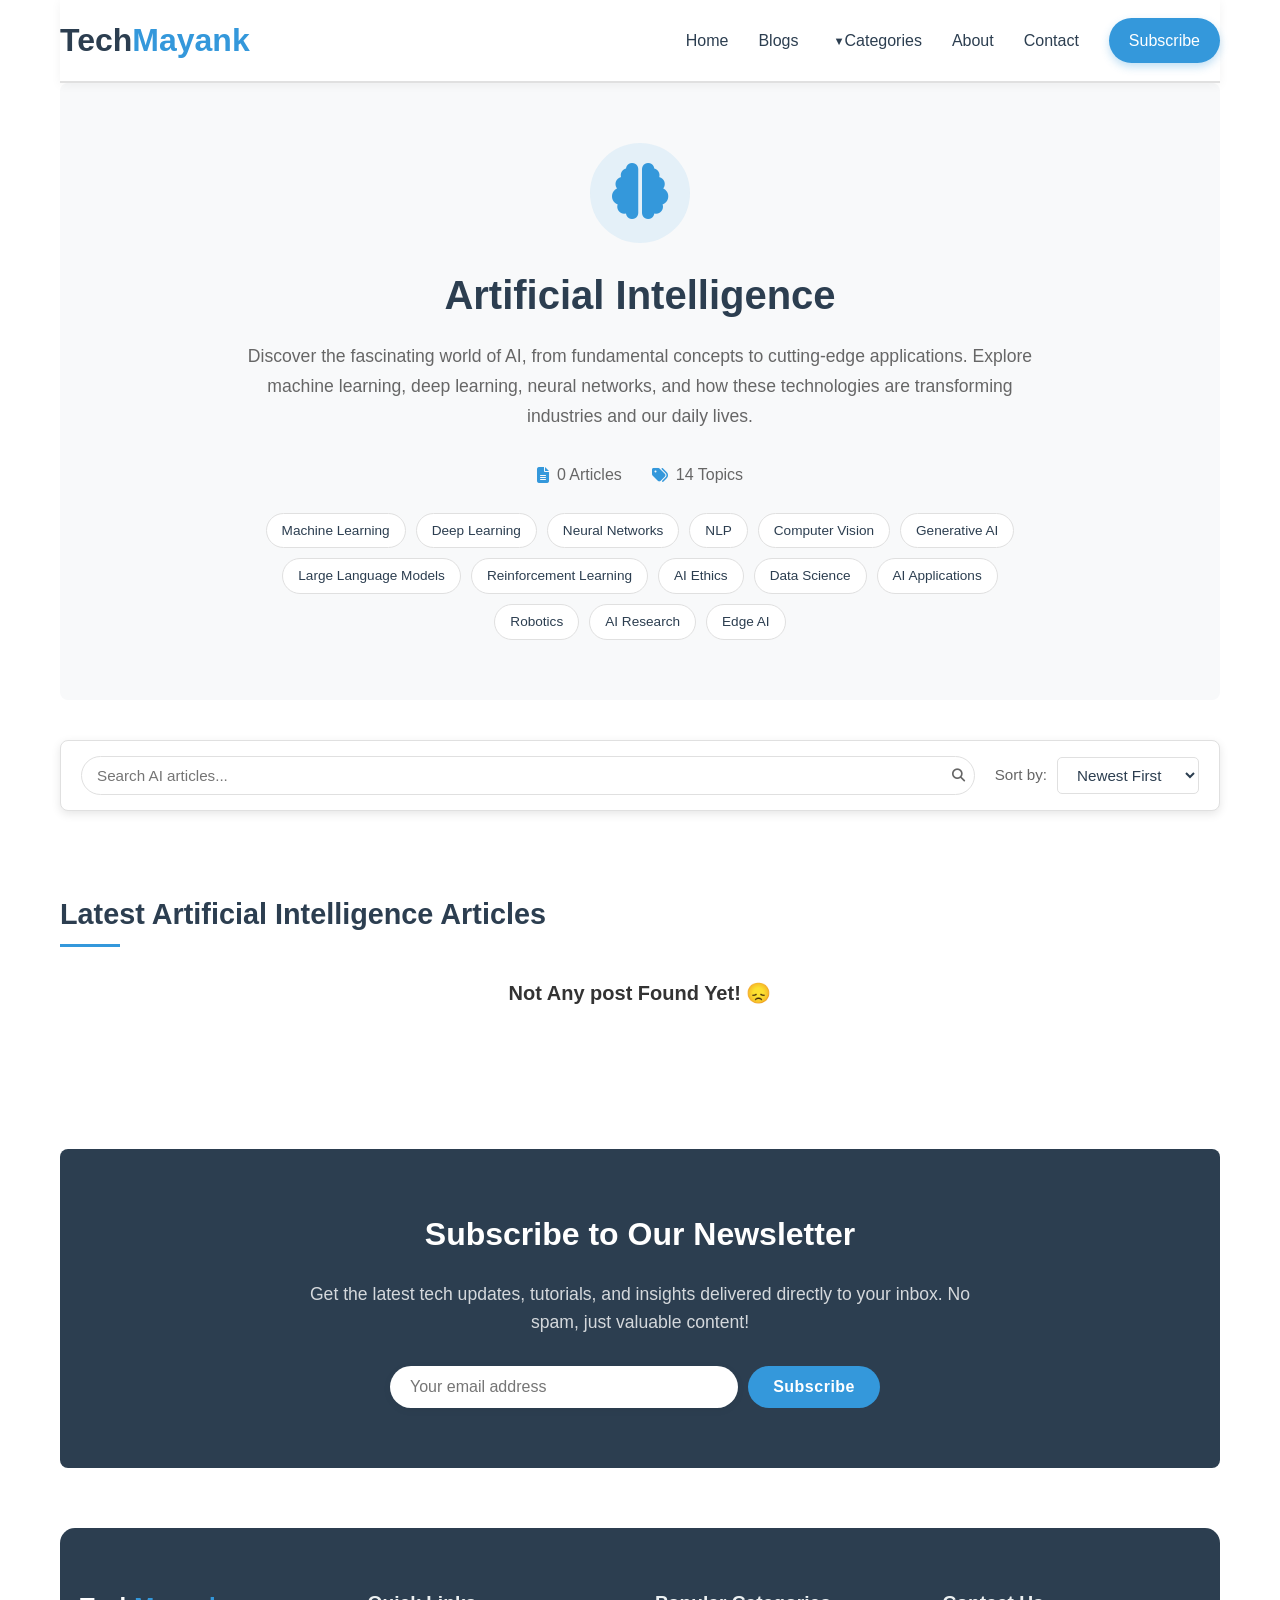
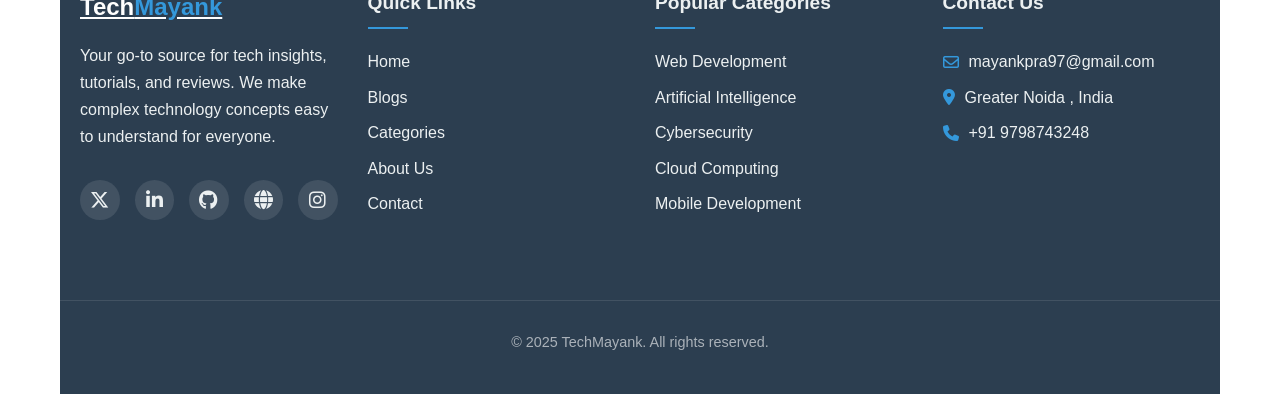
<file: category-ai.html>
<!DOCTYPE html>
<html lang="en">
<head>
    <meta charset="UTF-8">
    <meta name="viewport" content="width=device-width, initial-scale=1.0">
    <title>Artificial Intelligence Blogs - TechMayank</title>
    <meta name="description" content="Explore artificial intelligence tutorials, trends, research, and applications on TechMayank. Learn about machine learning, deep learning, and AI technologies.">
    <meta name="keywords" content="artificial intelligence, AI, machine learning, deep learning, neural networks, NLP, computer vision, data science">
    <meta name="author" content="Mayank">
    
    <!-- Open Graph / Social Media Meta Tags -->
    <meta property="og:title" content="Artificial Intelligence Blogs - TechMayank">
    <meta property="og:description" content="Explore the latest artificial intelligence tutorials, trends, and applications.">
    <meta property="og:type" content="website">
    <meta property="og:url" content="https://techmayank.com/category-ai.html">
    
    <!-- Favicon -->
    <link rel="icon" href="/favicon-32x32.png" type="fav-icon">
    
    <!-- Font Awesome -->
    <link rel="stylesheet" href="https://cdnjs.cloudflare.com/ajax/libs/font-awesome/6.4.2/css/all.min.css">
    <link rel="stylesheet" href="styles.css">
    <link rel="stylesheet" href="web.css">
</head>
<body>
    <header id="main-header">
        <nav>
            <a href="index.html" class="logo">Tech<span>Mayank</span></a>
            <button class="mobile-menu-btn">☰</button>
            <ul class="nav-links">
                <li><a href="index.html">Home</a></li>
                <li><a href="blogs.html">Blogs</a></li>
                <li class="dropdown">
                    <a href="categories.html">Categories</a>
                    <div class="dropdown-content">
                        <a href="category-webdev.html">Web Development</a>
                        <a href="category-ai.html">Artificial Intelligence</a>
                        <a href="category-cybersecurity.html">Cybersecurity</a>
                        <a href="category-iot.html">IoT</a>
                        <a href="category-mobile.html">Mobile Development</a>
                        <a href="category-cloud.html">Cloud Computing</a>
                    </div>
                </li>
                <li><a href="about.html">About</a></li>
                <li><a href="contact.html">Contact</a></li>
                <li><a href="subscribe.html" class="subscribe-btn">Subscribe</a></li>
            </ul>
        </nav>
    </header>
    
    <main>
        <section class="category-header">
            <div class="category-icon-large">
                <i class="fas fa-brain"></i>
            </div>
            <h1>Artificial Intelligence</h1>
            <p class="category-description">Discover the fascinating world of AI, from fundamental concepts to cutting-edge applications. Explore machine learning, deep learning, neural networks, and how these technologies are transforming industries and our daily lives.</p>
            
            <div class="category-stats">
                <div class="stat-item">
                    <i class="fas fa-file-alt"></i>
                    <span>0 Articles</span>
                </div>
                <div class="stat-item">
                    <i class="fas fa-tags"></i>
                    <span>14 Topics</span>
                </div>
            </div>
            
            <div class="category-tags">
                <a href="#" class="tag">Machine Learning</a>
                <a href="#" class="tag">Deep Learning</a>
                <a href="#" class="tag">Neural Networks</a>
                <a href="#" class="tag">NLP</a>
                <a href="#" class="tag">Computer Vision</a>
                <a href="#" class="tag">Generative AI</a>
                <a href="#" class="tag">Large Language Models</a>
                <a href="#" class="tag">Reinforcement Learning</a>
                <a href="#" class="tag">AI Ethics</a>
                <a href="#" class="tag">Data Science</a>
                <a href="#" class="tag">AI Applications</a>
                <a href="#" class="tag">Robotics</a>
                <a href="#" class="tag">AI Research</a>
                <a href="#" class="tag">Edge AI</a>
            </div>
        </section>
        
        <section class="blog-filter">
            <div class="filter-wrapper">
                <div class="search-box">
                    <input type="text" id="search-input" placeholder="Search AI articles...">
                    <button id="search-btn"><i class="fas fa-search"></i></button>
                </div>
                
                <div class="filter-options">
                    <label for="sort-by">Sort by:</label>
                    <select id="sort-by">
                        <option value="newest">Newest First</option>
                        <option value="oldest">Oldest First</option>
                        <option value="popular">Most Popular</option>
                    </select>
                </div>
            </div>
        </section>
        
        <section class="featured-posts">
            <h2 class="section-title">Latest Artificial Intelligence Articles</h2>
            <div style="text-align: center; font-size: 20px; font-weight: bold;">
                Not Any post Found Yet! 😞
            </div>
            <div class="posts-grid">
                <!-- Blog Post 1 -->
                <!-- <article class="post-card">
                    <img src="/api/placeholder/400/320" alt="AI Trends 2025" class="post-img">
                    <div class="post-content">
                        <div class="post-category">Trends</div>
                        <h3 class="post-title"><a href="blog-post.html">Top AI Trends Reshaping Technology in 2025</a></h3>
                        <p class="post-excerpt">Discover the breakthrough AI technologies and methodologies that are transforming industries and creating new possibilities this year.</p>
                        <div class="post-meta">
                            <span class="post-date"><i class="far fa-calendar-alt"></i> March 27, 2025</span>
                            <span class="post-read-time"><i class="far fa-clock"></i> 6 min read</span>
                        </div>
                    </div>
                </article>
                
                Blog Post 2
                <article class="post-card">
                    <img src="/api/placeholder/400/320" alt="Large Language Models" class="post-img">
                    <div class="post-content">
                        <div class="post-category">LLMs</div>
                        <h3 class="post-title"><a href="blog-post.html">Understanding Large Language Models: Architecture and Applications</a></h3>
                        <p class="post-excerpt">A comprehensive guide to how large language models work, their transformer architecture, and their transformative applications across industries.</p>
                        <div class="post-meta">
                            <span class="post-date"><i class="far fa-calendar-alt"></i> March 22, 2025</span>
                            <span class="post-read-time"><i class="far fa-clock"></i> 10 min read</span>
                        </div>
                    </div>
                </article>
                
                Blog Post 3
                <article class="post-card">
                    <img src="/api/placeholder/400/320" alt="AI Ethics" class="post-img">
                    <div class="post-content">
                        <div class="post-category">Ethics</div>
                        <h3 class="post-title"><a href="blog-post.html">Navigating the Ethical Challenges of AI Development</a></h3>
                        <p class="post-excerpt">Exploring the complex ethical considerations in AI development, from bias and fairness to privacy and transparency in algorithmic decision-making.</p>
                        <div class="post-meta">
                            <span class="post-date"><i class="far fa-calendar-alt"></i> March 18, 2025</span>
                            <span class="post-read-time"><i class="far fa-clock"></i> 8 min read</span>
                        </div>
                    </div>
                </article>
                
                Blog Post 4
                <article class="post-card">
                    <img src="/api/placeholder/400/320" alt="Computer Vision" class="post-img">
                    <div class="post-content">
                        <div class="post-category">Computer Vision</div>
                        <h3 class="post-title"><a href="blog-post.html">Advanced Computer Vision Techniques for Real-World Applications</a></h3>
                        <p class="post-excerpt">Learn about the latest computer vision algorithms and how they're being implemented in fields from healthcare to autonomous vehicles.</p>
                        <div class="post-meta">
                            <span class="post-date"><i class="far fa-calendar-alt"></i> March 14, 2025</span>
                            <span class="post-read-time"><i class="far fa-clock"></i> 9 min read</span>
                        </div>
                    </div>
                </article>
                
                Blog Post 5
                <article class="post-card">
                    <img src="/api/placeholder/400/320" alt="Generative AI" class="post-img">
                    <div class="post-content">
                        <div class="post-category">Generative AI</div>
                        <h3 class="post-title"><a href="blog-post.html">Mastering Generative AI: From GANs to Diffusion Models</a></h3>
                        <p class="post-excerpt">A deep dive into the evolution of generative AI technologies and how to implement these powerful models in your own projects.</p>
                        <div class="post-meta">
                            <span class="post-date"><i class="far fa-calendar-alt"></i> March 10, 2025</span>
                            <span class="post-read-time"><i class="far fa-clock"></i> 11 min read</span>
                        </div>
                    </div>
                </article>
                
                Blog Post 6
                <article class="post-card">
                    <img src="/api/placeholder/400/320" alt="AI for Healthcare" class="post-img">
                    <div class="post-content">
                        <div class="post-category">Applications</div>
                        <h3 class="post-title"><a href="blog-post.html">How AI is Revolutionizing Healthcare Diagnostics and Treatment</a></h3>
                        <p class="post-excerpt">Explore how artificial intelligence is transforming medical diagnostics, drug discovery, personalized treatment plans, and patient care.</p>
                        <div class="post-meta">
                            <span class="post-date"><i class="far fa-calendar-alt"></i> March 5, 2025</span>
                            <span class="post-read-time"><i class="far fa-clock"></i> 7 min read</span>
                        </div>
                    </div>
                </article>
                
                Blog Post 7
                <article class="post-card">
                    <img src="/api/placeholder/400/320" alt="Reinforcement Learning" class="post-img">
                    <div class="post-content">
                        <div class="post-category">Reinforcement Learning</div>
                        <h3 class="post-title"><a href="blog-post.html">Reinforcement Learning: From Game Playing to Real-World Control</a></h3>
                        <p class="post-excerpt">Understanding how reinforcement learning algorithms work and their applications beyond gaming in robotics, finance, and optimization problems.</p>
                        <div class="post-meta">
                            <span class="post-date"><i class="far fa-calendar-alt"></i> February 28, 2025</span>
                            <span class="post-read-time"><i class="far fa-clock"></i> 9 min read</span>
                        </div>
                    </div>
                </article>
                
                Blog Post 8
                <article class="post-card">
                    <img src="/api/placeholder/400/320" alt="NLP Advancements" class="post-img">
                    <div class="post-content">
                        <div class="post-category">NLP</div>
                        <h3 class="post-title"><a href="blog-post.html">Recent Breakthroughs in Natural Language Processing</a></h3>
                        <p class="post-excerpt">Examining the latest advancements in NLP research and how they're improving machine translation, sentiment analysis, and human-computer interaction.</p>
                        <div class="post-meta">
                            <span class="post-date"><i class="far fa-calendar-alt"></i> February 24, 2025</span>
                            <span class="post-read-time"><i class="far fa-clock"></i> 8 min read</span>
                        </div>
                    </div>
                </article>
                
                Blog Post 9
                <article class="post-card">
                    <img src="/api/placeholder/400/320" alt="Edge AI" class="post-img">
                    <div class="post-content">
                        <div class="post-category">Edge AI</div>
                        <h3 class="post-title"><a href="blog-post.html">Implementing AI on Edge Devices: Challenges and Solutions</a></h3>
                        <p class="post-excerpt">Learn how to optimize AI models for edge computing environments, addressing constraints of power, memory, and computational resources.</p>
                        <div class="post-meta">
                            <span class="post-date"><i class="far fa-calendar-alt"></i> February 19, 2025</span>
                            <span class="post-read-time"><i class="far fa-clock"></i> 10 min read</span>
                        </div>
                    </div> -->
                </article>
            </div>
            
            <!-- <div class="pagination">
                <a href="#" class="pagination-btn active">1</a>
                <a href="#" class="pagination-btn">2</a>
                <a href="#" class="pagination-btn">3</a>
                <span class="pagination-ellipsis">...</span>
                <a href="#" class="pagination-btn">6</a>
                <a href="#" class="pagination-btn next">
                    Next <i class="fas fa-angle-right"></i>
                </a>
            </div> -->
            
        </section>
        
        <section class="cta-section" id="subscribe">
            <h2>Subscribe to Our Newsletter</h2>
            <p>Get the latest tech updates, tutorials, and insights delivered directly to your inbox. No spam, just valuable content!</p>
            <form class="newsletter-form" action="https://app.us9.list-manage.com/subscribe/post?u=c88a828829a68ce01295ca9d8&amp;id=a39a689fbb&amp;f_id=00e6c2e1f0" method="post" id="mc-embedded-subscribe-form" name="mc-embedded-subscribe-form" class="validate" target="_blank">
                <input type="email" name="EMAIL" class="newsletter-input" id="mce-EMAIL" placeholder="Your email address" required>
                <!-- This hidden div is required to prevent bot signups -->
                <div style="position: absolute; left: -5000px;" aria-hidden="true">
                    <input type="text" name="b_c88a828829a68ce01295ca9d8_a39a689fbb" tabindex="-1" value="">
                </div>
                <button type="submit" class="btn btn-submit" name="subscribe" id="mc-embedded-subscribe">Subscribe</button>
                <div id="mce-responses" class="clear foot">
                    <div class="response" id="mce-error-response" style="display: none;"></div>
                    <div class="response" id="mce-success-response" style="display: none;"></div>
                </div>
                <div id="subscribe-status" class="subscribe-message" style="display: none;">
                    <p>Thank you for subscribing! Please check your inbox to confirm your subscription.</p>
                </div>
            </form>
        </section>
    </main>
    
    <!-- Footer -->
    <footer>
        <div class="footer-content">
            <div class="footer-section footer-about">
                <a href="index.html" class="footer-logo">Tech<span>Mayank</span></a>
                <p>Your go-to source for tech insights, tutorials, and reviews. We make complex technology concepts easy to understand for everyone.</p>
                <div class="social-links">
                    <a href="https://x.com/Mayank_Pras" class="social-icon twitter" aria-label="Twitter"><i class="fab fa-x-twitter"></i></a>
                    <a href="https://www.linkedin.com/in/mitthu-kumar/" class="social-icon linkedin" aria-label="LinkedIn"><i class="fab fa-linkedin-in"></i></a>
                    <a href="https://github.com/mkshahi22" class="social-icon github" aria-label="GitHub"><i class="fab fa-github"></i></a>
                    <a href="https://techmayank.netlify.app/" class="social-icon website" aria-label="Website"><i class="fas fa-globe"></i></a>
                    <a href="https://www.instagram.com/shahi_jii_22/?next=%2F" class="social-icon instagram" aria-label="Instagram"><i class="fab fa-instagram"></i></a>
                </div>
            </div>
            
            <div class="footer-section">
                <h3>Quick Links</h3>
                <ul class="footer-links">
                    <li><a href="index.html">Home</a></li>
                    <li><a href="blogs.html">Blogs</a></li>
                    <li><a href="categories.html">Categories</a></li>
                    <li><a href="about.html">About Us</a></li>
                    <li><a href="contact.html">Contact</a></li>
                </ul>
            </div>
            
            <div class="footer-section">
                <h3>Popular Categories</h3>
                <ul class="footer-links">
                    <li><a href="category-webdev.html">Web Development</a></li>
                    <li><a href="category-ai.html">Artificial Intelligence</a></li>
                    <li><a href="category-cybersecurity.html">Cybersecurity</a></li>
                    <li><a href="category-cloud.html">Cloud Computing</a></li>
                    <li><a href="category-mobile.html">Mobile Development</a></li>
                </ul>
            </div>
            
            <div class="footer-section footer-contact">
                <h3>Contact Us</h3>
                <p><i class="far fa-envelope"></i> mayankpra97@gmail.com</p>
                <p><i class="fas fa-map-marker-alt"></i> Greater Noida , India</p>
                <p><i class="fas fa-phone"></i> +91 9798743248</p>
            </div>
        </div>
        
        <div class="copyright">
            <p>&copy; 2025 TechMayank. All rights reserved.</p>
        </div>
    </footer>
    
    <script>
        document.addEventListener('DOMContentLoaded', function() {
            // Mobile menu toggle
            const menuBtn = document.querySelector('.mobile-menu-btn');
            const navLinks = document.querySelector('.nav-links');
            
            menuBtn.addEventListener('click', function() {
                navLinks.classList.toggle('active');
            });
            
            // Mobile dropdown toggle
            const dropdowns = document.querySelectorAll('.dropdown');
            
            dropdowns.forEach(dropdown => {
                const dropdownLink = dropdown.querySelector('a');
                
                if (window.innerWidth <= 768) {
                    dropdownLink.addEventListener('click', function(e) {
                        e.preventDefault();
                        dropdown.classList.toggle('active');
                    });
                }
            });
            
            // Close menu when clicking outside
            document.addEventListener('click', function(event) {
                if (!event.target.closest('nav') && !event.target.closest('.mobile-menu-btn')) {
                    navLinks.classList.remove('active');
                }
            });
            
            // Navbar scroll effect
            window.addEventListener('scroll', function() {
                const header = document.getElementById('main-header');
                if (window.scrollY > 50) {
                    header.classList.add('scrolled');
                } else {
                    header.classList.remove('scrolled');
                }
            });
            
            // Search functionality
            const searchInput = document.getElementById('search-input');
            const searchBtn = document.getElementById('search-btn');
            const postCards = document.querySelectorAll('.post-card');
            
            searchBtn.addEventListener('click', performSearch);
            searchInput.addEventListener('keyup', function(e) {
                if (e.key === 'Enter') {
                    performSearch();
                }
            });
            
            function performSearch() {
                const searchTerm = searchInput.value.toLowerCase().trim();
                
                if (searchTerm === '') {
                    // If search is empty, show all posts
                    postCards.forEach(card => {
                        card.style.display = 'block';
                    });
                    return;
                }
                
                // Filter posts based on search term
                postCards.forEach(card => {
                    const title = card.querySelector('.post-title').textContent.toLowerCase();
                    const excerpt = card.querySelector('.post-excerpt').textContent.toLowerCase();
                    const category = card.querySelector('.post-category').textContent.toLowerCase();
                    
                    if (title.includes(searchTerm) || excerpt.includes(searchTerm) || category.includes(searchTerm)) {
                        card.style.display = 'block';
                    } else {
                        card.style.display = 'none';
                    }
                });
            }
            
            // Sort functionality
            const sortSelect = document.getElementById('sort-by');
            const postsGrid = document.querySelector('.posts-grid');
            
            sortSelect.addEventListener('change', function() {
                const sortValue = this.value;
                const postsArray = Array.from(postCards);
                
                switch(sortValue) {
                    case 'newest':
                        postsArray.sort((a, b) => {
                            const dateA = new Date(a.querySelector('.post-date').textContent.replace('<i class="far fa-calendar-alt"></i> ', ''));
                            const dateB = new Date(b.querySelector('.post-date').textContent.replace('<i class="far fa-calendar-alt"></i> ', ''));
                            return dateB - dateA; // Newest first
                        });
                        break;
                    case 'oldest':
                        postsArray.sort((a, b) => {
                            const dateA = new Date(a.querySelector('.post-date').textContent.replace('<i class="far fa-calendar-alt"></i> ', ''));
                            const dateB = new Date(b.querySelector('.post-date').textContent.replace('<i class="far fa-calendar-alt"></i> ', ''));
                            return dateA - dateB; // Oldest first
                        });
                        break;
                    case 'popular':
                        postsArray.sort((a, b) => {
                            const readTimeA = parseInt(a.querySelector('.post-read-time').textContent.match(/\d+/)[0]);
                            const readTimeB = parseInt(b.querySelector('.post-read-time').textContent.match(/\d+/)[0]);
                            return readTimeB - readTimeA; // Using read time as a proxy for popularity
                        });
                        break;
                }
                
                // Re-append sorted posts to grid
                postsArray.forEach(post => {
                    postsGrid.appendChild(post);
                });
            });
            
            // Tag filtering
            const tags = document.querySelectorAll('.tag');
            
            tags.forEach(tag => {
                tag.addEventListener('click', function(e) {
                    e.preventDefault();
                    const tagText = this.textContent.toLowerCase();
                    
                    // Remove active class from all tags
                    tags.forEach(t => t.classList.remove('active'));
                    // Add active class to clicked tag
                    this.classList.add('active');
                    
                    if (tagText === 'all') {
                        // Show all posts if "All" tag is clicked
                        postCards.forEach(card => {
                            card.style.display = 'block';
                        });
                        return;
                    }
                    
                    // Filter posts based on tag
                    postCards.forEach(card => {
                        const category = card.querySelector('.post-category').textContent.toLowerCase();
                        const title = card.querySelector('.post-title').textContent.toLowerCase();
                        const excerpt = card.querySelector('.post-excerpt').textContent.toLowerCase();
                        
                        if (category.includes(tagText) || title.includes(tagText) || excerpt.includes(tagText)) {
                            card.style.display = 'block';
                        } else {
                            card.style.display = 'none';
                        }
                    });
                });
            });
            
            // Pagination functionality
            const paginationBtns = document.querySelectorAll('.pagination-btn');
            
            paginationBtns.forEach(btn => {
                btn.addEventListener('click', function(e) {
                    e.preventDefault();
                    
                    // Remove active class from all buttons
                    paginationBtns.forEach(b => b.classList.remove('active'));
                    
                    // Add active class to clicked button
                    if (!this.classList.contains('next')) {
                        this.classList.add('active');
                    }
                    
                    // Here you would normally load new content for the page
                    // For demo purposes, we'll just scroll to top
                    window.scrollTo({
                        top: document.querySelector('.category-header').offsetTop - 100,
                        behavior: 'smooth'
                    });
                });
            });
        });
    </script>
    <script src="./subcription.js"></script>
</body>
</html>
</file>
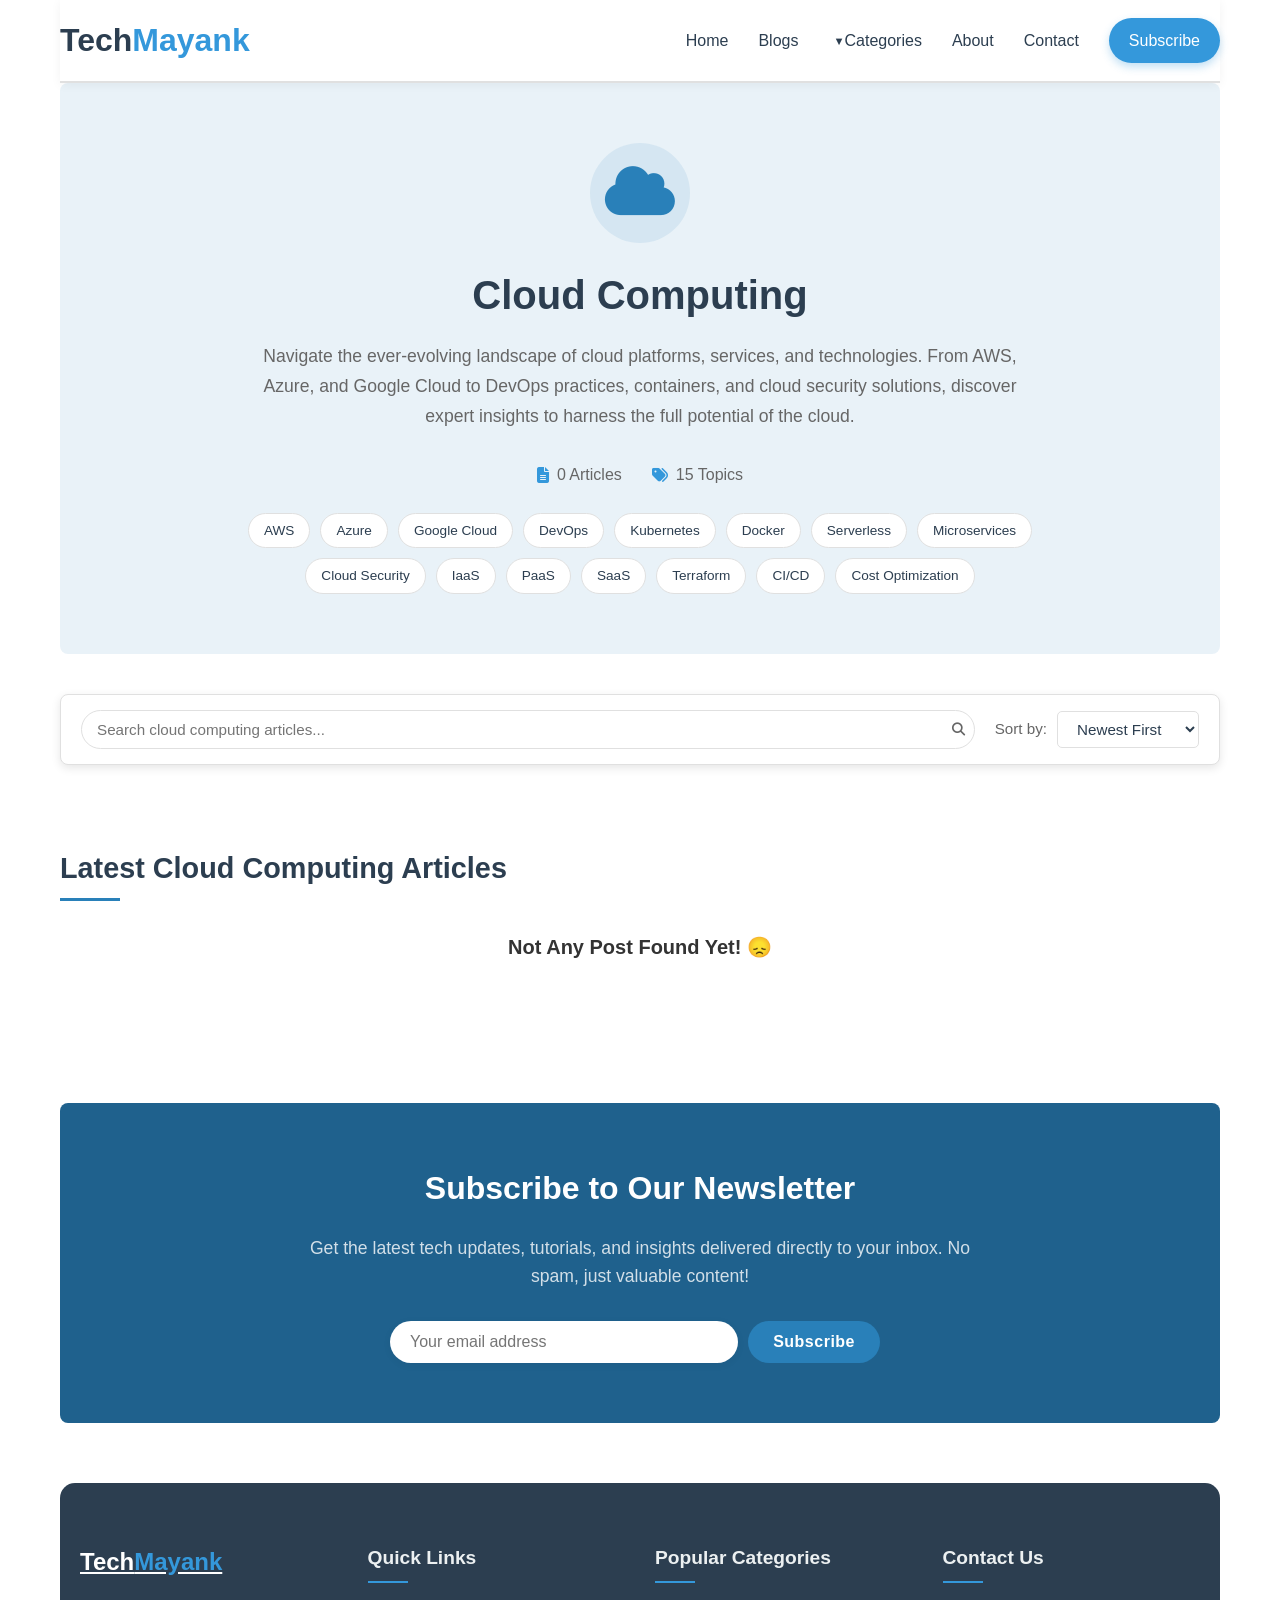
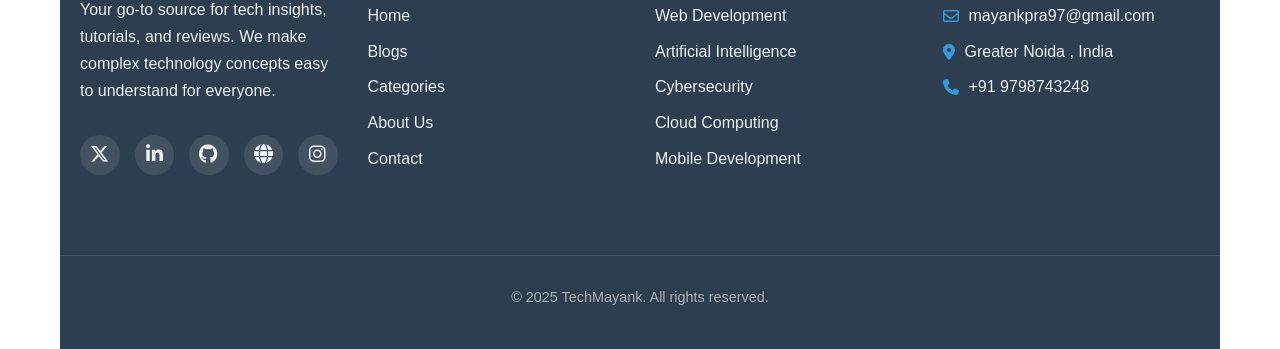
<file: category-cloud.html>
<!DOCTYPE html>
<html lang="en">
<head>
    <meta charset="UTF-8">
    <meta name="viewport" content="width=device-width, initial-scale=1.0">
    <title>Cloud Computing Blogs - TechMayank</title>
    <meta name="description" content="Explore cloud computing tutorials, AWS, Azure, Google Cloud, DevOps, and cloud security best practices on TechMayank.">
    <meta name="keywords" content="cloud computing, AWS, Azure, Google Cloud, DevOps, cloud security, serverless, microservices, IaaS, PaaS, SaaS">
    <meta name="author" content="Mayank">
    
    <!-- Open Graph / Social Media Meta Tags -->
    <meta property="og:title" content="Cloud Computing Blogs - TechMayank">
    <meta property="og:description" content="Explore the latest cloud computing tutorials, platforms and best practices.">
    <meta property="og:type" content="website">
    <meta property="og:url" content="https://techmayank.com/category-cloud.html">
    
    <!-- Favicon -->
    <link rel="icon" href="/favicon-32x32.png" type="fav-icon">
    
    <!-- Font Awesome -->
    <link rel="stylesheet" href="https://cdnjs.cloudflare.com/ajax/libs/font-awesome/6.4.2/css/all.min.css">
    <link rel="stylesheet" href="styles.css">
    <link rel="stylesheet" href="web.css">
</head>
<body class="cloud-category">
    <header id="main-header">
        <nav>
            <a href="index.html" class="logo">Tech<span>Mayank</span></a>
            <button class="mobile-menu-btn">☰</button>
            <ul class="nav-links">
                <li><a href="index.html">Home</a></li>
                <li><a href="blogs.html">Blogs</a></li>
                <li class="dropdown">
                    <a href="categories.html">Categories</a>
                    <div class="dropdown-content">
                        <a href="category-webdev.html">Web Development</a>
                        <a href="category-ai.html">Artificial Intelligence</a>
                        <a href="category-cybersecurity.html">Cybersecurity</a>
                        <a href="category-iot.html">IoT</a>
                        <a href="category-mobile.html">Mobile Development</a>
                        <a href="category-cloud.html">Cloud Computing</a>
                    </div>
                </li>
                <li><a href="about.html">About</a></li>
                <li><a href="contact.html">Contact</a></li>
                <li><a href="subscribe.html" class="subscribe-btn">Subscribe</a></li>
            </ul>
        </nav>
    </header>
    
    <main>
        <section class="category-header">
            <div class="category-icon-large">
                <i class="fas fa-cloud"></i>
            </div>
            <h1>Cloud Computing</h1>
            <p class="category-description">Navigate the ever-evolving landscape of cloud platforms, services, and technologies. From AWS, Azure, and Google Cloud to DevOps practices, containers, and cloud security solutions, discover expert insights to harness the full potential of the cloud.</p>
            
            <div class="category-stats">
                <div class="stat-item">
                    <i class="fas fa-file-alt"></i>
                    <span>0 Articles</span>
                </div>
                <div class="stat-item">
                    <i class="fas fa-tags"></i>
                    <span>15 Topics</span>
                </div>
            </div>
            
            <div class="category-tags">
                <a href="#" class="tag">AWS</a>
                <a href="#" class="tag">Azure</a>
                <a href="#" class="tag">Google Cloud</a>
                <a href="#" class="tag">DevOps</a>
                <a href="#" class="tag">Kubernetes</a>
                <a href="#" class="tag">Docker</a>
                <a href="#" class="tag">Serverless</a>
                <a href="#" class="tag">Microservices</a>
                <a href="#" class="tag">Cloud Security</a>
                <a href="#" class="tag">IaaS</a>
                <a href="#" class="tag">PaaS</a>
                <a href="#" class="tag">SaaS</a>
                <a href="#" class="tag">Terraform</a>
                <a href="#" class="tag">CI/CD</a>
                <a href="#" class="tag">Cost Optimization</a>
            </div>
        </section>
        
        <section class="blog-filter">
            <div class="filter-wrapper">
                <div class="search-box">
                    <input type="text" id="search-input" placeholder="Search cloud computing articles...">
                    <button id="search-btn"><i class="fas fa-search"></i></button>
                </div>
                
                <div class="filter-options">
                    <label for="sort-by">Sort by:</label>
                    <select id="sort-by">
                        <option value="newest">Newest First</option>
                        <option value="oldest">Oldest First</option>
                        <option value="popular">Most Popular</option>
                    </select>
                </div>
            </div>
        </section>
        
        <section class="featured-posts">
            <h2 class="section-title">Latest Cloud Computing Articles</h2>
            <div style="text-align: center; font-size: 20px; font-weight: bold;">
                Not Any Post Found Yet! 😞
            </div>
            <div class="posts-grid">
                <!-- Blog Post 1
                <article class="post-card">
                    <img src="/api/placeholder/400/320" alt="Cloud Computing Trends" class="post-img">
                    <div class="post-content">
                        <div class="post-category">Cloud Trends</div>
                        <h3 class="post-title"><a href="blog-post.html">Key Cloud Computing Trends for Enterprise in 2025</a></h3>
                        <p class="post-excerpt">Explore the emerging cloud computing trends that are transforming enterprise IT infrastructure and operations in 2025.</p>
                        <div class="post-meta">
                            <span class="post-date"><i class="far fa-calendar-alt"></i> March 26, 2025</span>
                            <span class="post-read-time"><i class="far fa-clock"></i> 7 min read</span>
                        </div>
                    </div>
                </article>
                
                Blog Post 2
                <article class="post-card">
                    <img src="/api/placeholder/400/320" alt="AWS Architecture" class="post-img">
                    <div class="post-content">
                        <div class="post-category">AWS</div>
                        <h3 class="post-title"><a href="blog-post.html">Building Resilient Architectures on AWS: Best Practices</a></h3>
                        <p class="post-excerpt">Learn how to design and implement highly available, fault-tolerant systems on Amazon Web Services using proven architectural patterns.</p>
                        <div class="post-meta">
                            <span class="post-date"><i class="far fa-calendar-alt"></i> March 21, 2025</span>
                            <span class="post-read-time"><i class="far fa-clock"></i> 12 min read</span>
                        </div>
                    </div>
                </article>
                
                Blog Post 3
                <article class="post-card">
                    <img src="/api/placeholder/400/320" alt="Kubernetes Security" class="post-img">
                    <div class="post-content">
                        <div class="post-category">Kubernetes</div>
                        <h3 class="post-title"><a href="blog-post.html">Kubernetes Security Hardening: A Comprehensive Guide</a></h3>
                        <p class="post-excerpt">A deep dive into securing your Kubernetes clusters against common vulnerabilities, with practical implementation steps and tools.</p>
                        <div class="post-meta">
                            <span class="post-date"><i class="far fa-calendar-alt"></i> March 18, 2025</span>
                            <span class="post-read-time"><i class="far fa-clock"></i> 15 min read</span>
                        </div>
                    </div>
                </article>
                
                Blog Post 4
                <article class="post-card">
                    <img src="/api/placeholder/400/320" alt="Azure vs AWS" class="post-img">
                    <div class="post-content">
                        <div class="post-category">Cloud Comparison</div>
                        <h3 class="post-title"><a href="blog-post.html">Azure vs AWS in 2025: Choosing the Right Cloud Provider</a></h3>
                        <p class="post-excerpt">A side-by-side comparison of Microsoft Azure and Amazon Web Services, helping you select the ideal platform for your specific workloads.</p>
                        <div class="post-meta">
                            <span class="post-date"><i class="far fa-calendar-alt"></i> March 14, 2025</span>
                            <span class="post-read-time"><i class="far fa-clock"></i> 9 min read</span>
                        </div>
                    </div>
                </article>
                
                Blog Post 5
                <article class="post-card">
                    <img src="/api/placeholder/400/320" alt="Serverless Computing" class="post-img">
                    <div class="post-content">
                        <div class="post-category">Serverless</div>
                        <h3 class="post-title"><a href="blog-post.html">Serverless Architecture Patterns for Production Applications</a></h3>
                        <p class="post-excerpt">Explore proven patterns for building scalable, maintainable serverless applications that excel in production environments.</p>
                        <div class="post-meta">
                            <span class="post-date"><i class="far fa-calendar-alt"></i> March 10, 2025</span>
                            <span class="post-read-time"><i class="far fa-clock"></i> 11 min read</span>
                        </div>
                    </div>
                </article>
                
                Blog Post 6
                <article class="post-card">
                    <img src="/api/placeholder/400/320" alt="Cost Optimization" class="post-img">
                    <div class="post-content">
                        <div class="post-category">Cost Management</div>
                        <h3 class="post-title"><a href="blog-post.html">Cloud Cost Optimization Strategies That Actually Work</a></h3>
                        <p class="post-excerpt">Practical techniques for reducing your cloud spending without compromising on performance, security, or reliability.</p>
                        <div class="post-meta">
                            <span class="post-date"><i class="far fa-calendar-alt"></i> March 7, 2025</span>
                            <span class="post-read-time"><i class="far fa-clock"></i> 8 min read</span>
                        </div>
                    </div>
                </article>
                
                Blog Post 7
                <article class="post-card">
                    <img src="/api/placeholder/400/320" alt="DevOps Pipeline" class="post-img">
                    <div class="post-content">
                        <div class="post-category">DevOps</div>
                        <h3 class="post-title"><a href="blog-post.html">Building a Modern CI/CD Pipeline for Cloud-Native Applications</a></h3>
                        <p class="post-excerpt">Step-by-step guide to creating a robust continuous integration and delivery pipeline for deploying cloud-native applications.</p>
                        <div class="post-meta">
                            <span class="post-date"><i class="far fa-calendar-alt"></i> March 3, 2025</span>
                            <span class="post-read-time"><i class="far fa-clock"></i> 14 min read</span>
                        </div>
                    </div>
                </article>
                
                Blog Post 8
                <article class="post-card">
                    <img src="/api/placeholder/400/320" alt="Google Cloud Platform" class="post-img">
                    <div class="post-content">
                        <div class="post-category">Google Cloud</div>
                        <h3 class="post-title"><a href="blog-post.html">Getting Started with Google Cloud AI and ML Services</a></h3>
                        <p class="post-excerpt">A beginner's guide to leveraging Google Cloud Platform's powerful artificial intelligence and machine learning services.</p>
                        <div class="post-meta">
                            <span class="post-date"><i class="far fa-calendar-alt"></i> February 27, 2025</span>
                            <span class="post-read-time"><i class="far fa-clock"></i> 10 min read</span>
                        </div>
                    </div>
                </article>
                
                Blog Post 9
                <article class="post-card">
                    <img src="/api/placeholder/400/320" alt="Cloud Security" class="post-img">
                    <div class="post-content">
                        <div class="post-category">Cloud Security</div>
                        <h3 class="post-title"><a href="blog-post.html">Cloud Security Best Practices: Protecting Your Multi-Cloud Environment</a></h3>
                        <p class="post-excerpt">Essential security measures and governance frameworks to safeguard your applications and data across multiple cloud providers.</p>
                        <div class="post-meta">
                            <span class="post-date"><i class="far fa-calendar-alt"></i> February 22, 2025</span>
                            <span class="post-read-time"><i class="far fa-clock"></i> 13 min read</span>
                        </div>
                    </div>
                </article>
            </div>
            
            <div class="pagination">
                <a href="#" class="pagination-btn active">1</a>
                <a href="#" class="pagination-btn">2</a>
                <a href="#" class="pagination-btn">3</a>
                <span class="pagination-ellipsis">...</span>
                <a href="#" class="pagination-btn">4</a>
                <a href="#" class="pagination-btn next">
                    Next <i class="fas fa-angle-right"></i>
                </a>
            </div> -->
        </section>
        
        <section class="cta-section" id="subscribe">
            <h2>Subscribe to Our Newsletter</h2>
            <p>Get the latest tech updates, tutorials, and insights delivered directly to your inbox. No spam, just valuable content!</p>
            <form class="newsletter-form" action="https://app.us9.list-manage.com/subscribe/post?u=c88a828829a68ce01295ca9d8&amp;id=a39a689fbb&amp;f_id=00e6c2e1f0" method="post" id="mc-embedded-subscribe-form" name="mc-embedded-subscribe-form" class="validate" target="_blank">
                <input type="email" name="EMAIL" class="newsletter-input" id="mce-EMAIL" placeholder="Your email address" required>
                <!-- This hidden div is required to prevent bot signups -->
                <div style="position: absolute; left: -5000px;" aria-hidden="true">
                    <input type="text" name="b_c88a828829a68ce01295ca9d8_a39a689fbb" tabindex="-1" value="">
                </div>
                <button type="submit" class="btn btn-submit" name="subscribe" id="mc-embedded-subscribe">Subscribe</button>
                <div id="mce-responses" class="clear foot">
                    <div class="response" id="mce-error-response" style="display: none;"></div>
                    <div class="response" id="mce-success-response" style="display: none;"></div>
                </div>
                <div id="subscribe-status" class="subscribe-message" style="display: none;">
                    <p>Thank you for subscribing! Please check your inbox to confirm your subscription.</p>
                </div>
            </form>
        </section>
    </main>
    
    <!-- Footer -->
    <footer>
        <div class="footer-content">
            <div class="footer-section footer-about">
                <a href="index.html" class="footer-logo">Tech<span>Mayank</span></a>
                <p>Your go-to source for tech insights, tutorials, and reviews. We make complex technology concepts easy to understand for everyone.</p>
                <div class="social-links">
                    <a href="https://x.com/Mayank_Pras" class="social-icon twitter" aria-label="Twitter"><i class="fab fa-x-twitter"></i></a>
                    <a href="https://www.linkedin.com/in/mitthu-kumar/" class="social-icon linkedin" aria-label="LinkedIn"><i class="fab fa-linkedin-in"></i></a>
                    <a href="https://github.com/mkshahi22" class="social-icon github" aria-label="GitHub"><i class="fab fa-github"></i></a>
                    <a href="https://techmayank.netlify.app/" class="social-icon website" aria-label="Website"><i class="fas fa-globe"></i></a>
                    <a href="https://www.instagram.com/shahi_jii_22/?next=%2F" class="social-icon instagram" aria-label="Instagram"><i class="fab fa-instagram"></i></a>
                </div>
            </div>
            
            <div class="footer-section">
                <h3>Quick Links</h3>
                <ul class="footer-links">
                    <li><a href="index.html">Home</a></li>
                    <li><a href="blogs.html">Blogs</a></li>
                    <li><a href="categories.html">Categories</a></li>
                    <li><a href="about.html">About Us</a></li>
                    <li><a href="contact.html">Contact</a></li>
                </ul>
            </div>
            
            <div class="footer-section">
                <h3>Popular Categories</h3>
                <ul class="footer-links">
                    <li><a href="category-webdev.html">Web Development</a></li>
                    <li><a href="category-ai.html">Artificial Intelligence</a></li>
                    <li><a href="category-cybersecurity.html">Cybersecurity</a></li>
                    <li><a href="category-cloud.html">Cloud Computing</a></li>
                    <li><a href="category-mobile.html">Mobile Development</a></li>
                </ul>
            </div>
            
            <div class="footer-section footer-contact">
                <h3>Contact Us</h3>
                <p><i class="far fa-envelope"></i> mayankpra97@gmail.com</p>
                <p><i class="fas fa-map-marker-alt"></i> Greater Noida , India</p>
                <p><i class="fas fa-phone"></i> +91 9798743248</p>
            </div>
        </div>
        
        <div class="copyright">
            <p>&copy; 2025 TechMayank. All rights reserved.</p>
        </div>
    </footer>
    
    <script>
        document.addEventListener('DOMContentLoaded', function() {
            // Mobile menu toggle
            const menuBtn = document.querySelector('.mobile-menu-btn');
            const navLinks = document.querySelector('.nav-links');
            
            menuBtn.addEventListener('click', function() {
                navLinks.classList.toggle('active');
            });
            
            // Mobile dropdown toggle
            const dropdowns = document.querySelectorAll('.dropdown');
            
            dropdowns.forEach(dropdown => {
                const dropdownLink = dropdown.querySelector('a');
                
                if (window.innerWidth <= 768) {
                    dropdownLink.addEventListener('click', function(e) {
                        e.preventDefault();
                        dropdown.classList.toggle('active');
                    });
                }
            });
            
            // Close menu when clicking outside
            document.addEventListener('click', function(event) {
                if (!event.target.closest('nav') && !event.target.closest('.mobile-menu-btn')) {
                    navLinks.classList.remove('active');
                }
            });
            
            // Navbar scroll effect
            window.addEventListener('scroll', function() {
                const header = document.getElementById('main-header');
                if (window.scrollY > 50) {
                    header.classList.add('scrolled');
                } else {
                    header.classList.remove('scrolled');
                }
            });
            
            // Search functionality
            const searchInput = document.getElementById('search-input');
            const searchBtn = document.getElementById('search-btn');
            const postCards = document.querySelectorAll('.post-card');
            
            searchBtn.addEventListener('click', performSearch);
            searchInput.addEventListener('keyup', function(e) {
                if (e.key === 'Enter') {
                    performSearch();
                }
            });
            
            function performSearch() {
                const searchTerm = searchInput.value.toLowerCase().trim();
                
                if (searchTerm === '') {
                    // If search is empty, show all posts
                    postCards.forEach(card => {
                        card.style.display = 'block';
                    });
                    return;
                }
                
                // Filter posts based on search term
                postCards.forEach(card => {
                    const title = card.querySelector('.post-title').textContent.toLowerCase();
                    const excerpt = card.querySelector('.post-excerpt').textContent.toLowerCase();
                    const category = card.querySelector('.post-category').textContent.toLowerCase();
                    
                    if (title.includes(searchTerm) || excerpt.includes(searchTerm) || category.includes(searchTerm)) {
                        card.style.display = 'block';
                    } else {
                        card.style.display = 'none';
                    }
                });
            }
            
            // Sort functionality
            const sortSelect = document.getElementById('sort-by');
            const postsGrid = document.querySelector('.posts-grid');
            
            sortSelect.addEventListener('change', function() {
                const sortValue = this.value;
                const postsArray = Array.from(postCards);
                
                switch(sortValue) {
                    case 'newest':
                        postsArray.sort((a, b) => {
                            const dateA = new Date(a.querySelector('.post-date').textContent.replace('<i class="far fa-calendar-alt"></i> ', ''));
                            const dateB = new Date(b.querySelector('.post-date').textContent.replace('<i class="far fa-calendar-alt"></i> ', ''));
                            return dateB - dateA; // Newest first
                        });
                        break;
                    case 'oldest':
                        postsArray.sort((a, b) => {
                            const dateA = new Date(a.querySelector('.post-date').textContent.replace('<i class="far fa-calendar-alt"></i> ', ''));
                            const dateB = new Date(b.querySelector('.post-date').textContent.replace('<i class="far fa-calendar-alt"></i> ', ''));
                            return dateA - dateB; // Oldest first
                        });
                        break;
                    case 'popular':
                        postsArray.sort((a, b) => {
                            const readTimeA = parseInt(a.querySelector('.post-read-time').textContent.match(/\d+/)[0]);
                            const readTimeB = parseInt(b.querySelector('.post-read-time').textContent.match(/\d+/)[0]);
                            return readTimeB - readTimeA; // Using read time as a proxy for popularity
                        });
                        break;
                }
                
                // Re-append sorted posts to grid
                postsArray.forEach(post => {
                    postsGrid.appendChild(post);
                });
            });
            
            // Tag filtering
            const tags = document.querySelectorAll('.tag');
            
            tags.forEach(tag => {
                tag.addEventListener('click', function(e) {
                    e.preventDefault();
                    const tagText = this.textContent.toLowerCase();
                    
                    // Remove active class from all tags
                    tags.forEach(t => t.classList.remove('active'));
                    // Add active class to clicked tag
                    this.classList.add('active');
                    
                    if (tagText === 'all') {
                        // Show all posts if "All" tag is clicked
                        postCards.forEach(card => {
                            card.style.display = 'block';
                        });
                        return;
                    }
                    
                    // Filter posts based on tag
                    postCards.forEach(card => {
                        const category = card.querySelector('.post-category').textContent.toLowerCase();
                        const title = card.querySelector('.post-title').textContent.toLowerCase();
                        const excerpt = card.querySelector('.post-excerpt').textContent.toLowerCase();
                        
                        if (category.includes(tagText) || title.includes(tagText) || excerpt.includes(tagText)) {
                            card.style.display = 'block';
                        } else {
                            card.style.display = 'none';
                        }
                    });
                });
            });
            
            // Pagination functionality
            const paginationBtns = document.querySelectorAll('.pagination-btn');
            
            paginationBtns.forEach(btn => {
                btn.addEventListener('click', function(e) {
                    e.preventDefault();
                    
                    // Remove active class from all buttons
                    paginationBtns.forEach(b => b.classList.remove('active'));
                    
                    // Add active class to clicked button
                    if (!this.classList.contains('next')) {
                        this.classList.add('active');
                    }
                    
                    // Here you would normally load new content for the page
                    // For demo purposes, we'll just scroll to top
                    window.scrollTo({
                        top: document.querySelector('.category-header').offsetTop - 100,
                        behavior: 'smooth'
                    });
                });
            });
        });
    </script>
    <script src="./subcription.js"></script>
</body>
</html>
</file>
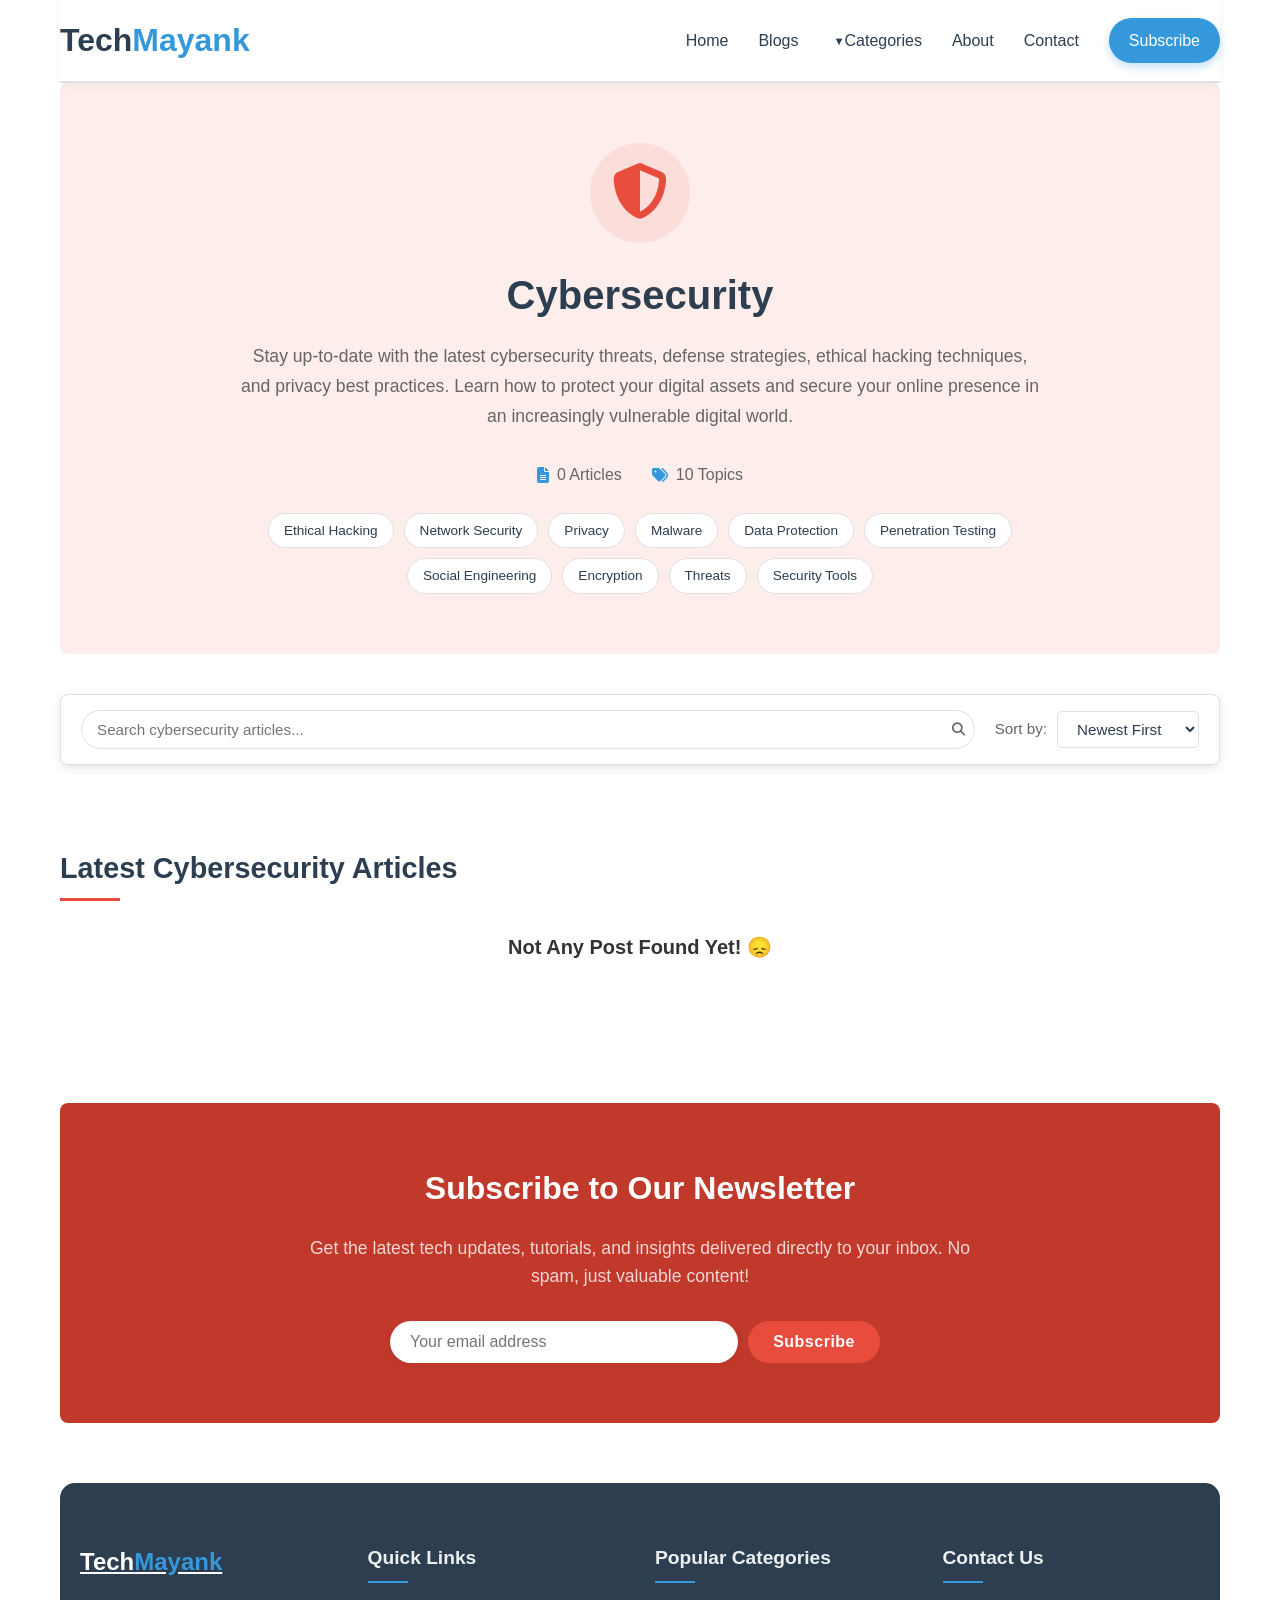
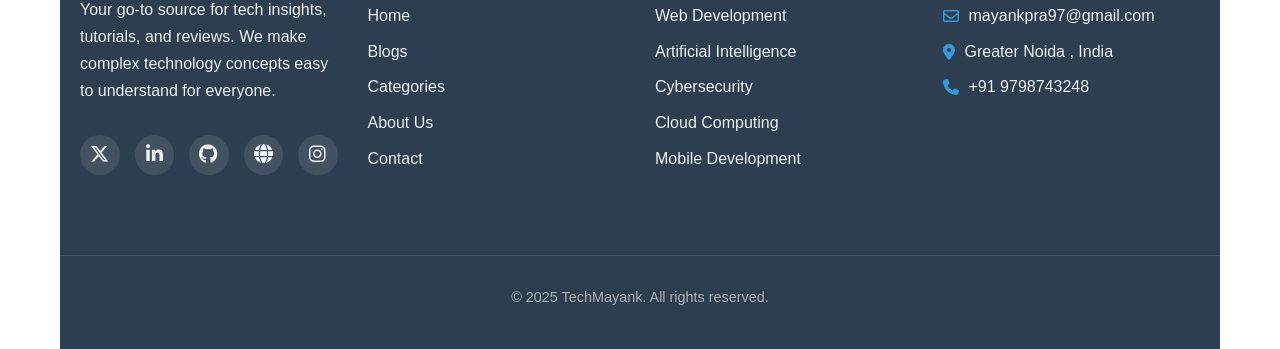
<file: category-cybersecurity.html>
<!DOCTYPE html>
<html lang="en">
<head>
    <meta charset="UTF-8">
    <meta name="viewport" content="width=device-width, initial-scale=1.0">
    <title>Cybersecurity Blogs - TechMayank</title>
    <meta name="description" content="Explore cybersecurity tutorials, trends, hacking techniques, network security, and privacy best practices on TechMayank.">
    <meta name="keywords" content="cybersecurity, ethical hacking, network security, privacy, data protection, penetration testing, security tools">
    <meta name="author" content="Mayank">
    
    <!-- Open Graph / Social Media Meta Tags -->
    <meta property="og:title" content="Cybersecurity Blogs - TechMayank">
    <meta property="og:description" content="Explore the latest cybersecurity tutorials, hacking techniques, and privacy best practices.">
    <meta property="og:type" content="website">
    <meta property="og:url" content="https://techmayank.com/category-cybersecurity.html">
    
    <!-- Favicon -->
    <link rel="icon" href="/favicon-32x32.png" type="fav-icon">
    
    <!-- Font Awesome -->
    <link rel="stylesheet" href="https://cdnjs.cloudflare.com/ajax/libs/font-awesome/6.4.2/css/all.min.css">
    <link rel="stylesheet" href="styles.css">
    <link rel="stylesheet" href="web.css">
</head>
<body class="cyber-category">
    <header id="main-header">
        <nav>
            <a href="index.html" class="logo">Tech<span>Mayank</span></a>
            <button class="mobile-menu-btn">☰</button>
            <ul class="nav-links">
                <li><a href="index.html">Home</a></li>
                <li><a href="blogs.html">Blogs</a></li>
                <li class="dropdown">
                    <a href="categories.html">Categories</a>
                    <div class="dropdown-content">
                        <a href="category-webdev.html">Web Development</a>
                        <a href="category-ai.html">Artificial Intelligence</a>
                        <a href="category-cybersecurity.html">Cybersecurity</a>
                        <a href="category-iot.html">IoT</a>
                        <a href="category-mobile.html">Mobile Development</a>
                        <a href="category-cloud.html">Cloud Computing</a>
                    </div>
                </li>
                <li><a href="about.html">About</a></li>
                <li><a href="contact.html">Contact</a></li>
                <li><a href="subscribe.html" class="subscribe-btn">Subscribe</a></li>
            </ul>
        </nav>
    </header>
    
    <main>
        <section class="category-header">
            <div class="category-icon-large">
                <i class="fas fa-shield-alt"></i>
            </div>
            <h1>Cybersecurity</h1>
            <p class="category-description">Stay up-to-date with the latest cybersecurity threats, defense strategies, ethical hacking techniques, and privacy best practices. Learn how to protect your digital assets and secure your online presence in an increasingly vulnerable digital world.</p>
            
            <div class="category-stats">
                <div class="stat-item">
                    <i class="fas fa-file-alt"></i>
                    <span>0 Articles</span>
                </div>
                <div class="stat-item">
                    <i class="fas fa-tags"></i>
                    <span>10 Topics</span>
                </div>
            </div>
            
            <div class="category-tags">
                <a href="#" class="tag">Ethical Hacking</a>
                <a href="#" class="tag">Network Security</a>
                <a href="#" class="tag">Privacy</a>
                <a href="#" class="tag">Malware</a>
                <a href="#" class="tag">Data Protection</a>
                <a href="#" class="tag">Penetration Testing</a>
                <a href="#" class="tag">Social Engineering</a>
                <a href="#" class="tag">Encryption</a>
                <a href="#" class="tag">Threats</a>
                <a href="#" class="tag">Security Tools</a>
            </div>
        </section>
        
        <section class="blog-filter">
            <div class="filter-wrapper">
                <div class="search-box">
                    <input type="text" id="search-input" placeholder="Search cybersecurity articles...">
                    <button id="search-btn"><i class="fas fa-search"></i></button>
                </div>
                
                <div class="filter-options">
                    <label for="sort-by">Sort by:</label>
                    <select id="sort-by">
                        <option value="newest">Newest First</option>
                        <option value="oldest">Oldest First</option>
                        <option value="popular">Most Popular</option>
                    </select>
                </div>
            </div>
        </section>
        
        <section class="featured-posts">
            <h2 class="section-title">Latest Cybersecurity Articles</h2>
            <div style="text-align: center; font-size: 20px; font-weight: bold;">
                Not Any Post Found Yet! 😞
            </div>
            <div class="posts-grid">
                <!-- Blog Post 1
                <article class="post-card">
                    <img src="/api/placeholder/400/320" alt="Zero-day exploits" class="post-img">
                    <div class="post-content">
                        <div class="post-category">Threats</div>
                        <h3 class="post-title"><a href="blog-post.html">Understanding Zero-Day Exploits: Current Landscape in 2025</a></h3>
                        <p class="post-excerpt">An in-depth analysis of zero-day vulnerabilities, how they're discovered, and the latest mitigation strategies for organizations.</p>
                        <div class="post-meta">
                            <span class="post-date"><i class="far fa-calendar-alt"></i> March 27, 2025</span>
                            <span class="post-read-time"><i class="far fa-clock"></i> 7 min read</span>
                        </div>
                    </div>
                </article>
                
                Blog Post 2
                <article class="post-card">
                    <img src="/api/placeholder/400/320" alt="Penetration Testing" class="post-img">
                    <div class="post-content">
                        <div class="post-category">Ethical Hacking</div>
                        <h3 class="post-title"><a href="blog-post.html">Advanced Penetration Testing Methodologies for Modern Networks</a></h3>
                        <p class="post-excerpt">Learn professional penetration testing techniques used by security experts to identify and fix vulnerabilities before attackers exploit them.</p>
                        <div class="post-meta">
                            <span class="post-date"><i class="far fa-calendar-alt"></i> March 22, 2025</span>
                            <span class="post-read-time"><i class="far fa-clock"></i> 12 min read</span>
                        </div>
                    </div>
                </article>
                
                Blog Post 3
                <article class="post-card">
                    <img src="/api/placeholder/400/320" alt="Privacy Tools" class="post-img">
                    <div class="post-content">
                        <div class="post-category">Privacy</div>
                        <h3 class="post-title"><a href="blog-post.html">Essential Privacy Tools to Protect Your Digital Identity in 2025</a></h3>
                        <p class="post-excerpt">A comprehensive guide to the most effective privacy tools, from secure browsers and VPNs to encrypted messaging and anonymous payment methods.</p>
                        <div class="post-meta">
                            <span class="post-date"><i class="far fa-calendar-alt"></i> March 18, 2025</span>
                            <span class="post-read-time"><i class="far fa-clock"></i> 9 min read</span>
                        </div>
                    </div>
                </article>
                
                Blog Post 4
                <article class="post-card">
                    <img src="/api/placeholder/400/320" alt="Network Security" class="post-img">
                    <div class="post-content">
                        <div class="post-category">Network Security</div>
                        <h3 class="post-title"><a href="blog-post.html">Securing Zero Trust Networks: Implementation Guide for Enterprises</a></h3>
                        <p class="post-excerpt">How to implement and maintain a zero trust security model in enterprise environments to prevent lateral movement by attackers.</p>
                        <div class="post-meta">
                            <span class="post-date"><i class="far fa-calendar-alt"></i> March 15, 2025</span>
                            <span class="post-read-time"><i class="far fa-clock"></i> 11 min read</span>
                        </div>
                    </div>
                </article>
                
                Blog Post 5
                <article class="post-card">
                    <img src="/api/placeholder/400/320" alt="Social Engineering" class="post-img">
                    <div class="post-content">
                        <div class="post-category">Social Engineering</div>
                        <h3 class="post-title"><a href="blog-post.html">The Psychology of Social Engineering: Why We Fall for Scams</a></h3>
                        <p class="post-excerpt">Understanding the psychological principles hackers exploit in social engineering attacks and how to train employees to recognize manipulation.</p>
                        <div class="post-meta">
                            <span class="post-date"><i class="far fa-calendar-alt"></i> March 10, 2025</span>
                            <span class="post-read-time"><i class="far fa-clock"></i> 8 min read</span>
                        </div>
                    </div>
                </article>
                
                Blog Post 6
                <article class="post-card">
                    <img src="/api/placeholder/400/320" alt="Encryption" class="post-img">
                    <div class="post-content">
                        <div class="post-category">Encryption</div>
                        <h3 class="post-title"><a href="blog-post.html">Post-Quantum Cryptography: Preparing for the Quantum Threat</a></h3>
                        <p class="post-excerpt">How organizations can prepare for quantum computing threats to current encryption algorithms and the promising post-quantum cryptography standards.</p>
                        <div class="post-meta">
                            <span class="post-date"><i class="far fa-calendar-alt"></i> March 5, 2025</span>
                            <span class="post-read-time"><i class="far fa-clock"></i> 10 min read</span>
                        </div>
                    </div>
                </article>
                
                Blog Post 7
                <article class="post-card">
                    <img src="/api/placeholder/400/320" alt="Data Protection" class="post-img">
                    <div class="post-content">
                        <div class="post-category">Data Protection</div>
                        <h3 class="post-title"><a href="blog-post.html">GDPR and Beyond: Global Data Protection Regulations in 2025</a></h3>
                        <p class="post-excerpt">A comparative analysis of international data protection frameworks and how businesses can ensure compliance across multiple jurisdictions.</p>
                        <div class="post-meta">
                            <span class="post-date"><i class="far fa-calendar-alt"></i> February 28, 2025</span>
                            <span class="post-read-time"><i class="far fa-clock"></i> 9 min read</span>
                        </div>
                    </div>
                </article>
                
                Blog Post 8
                <article class="post-card">
                    <img src="/api/placeholder/400/320" alt="Malware Analysis" class="post-img">
                    <div class="post-content">
                        <div class="post-category">Malware</div>
                        <h3 class="post-title"><a href="blog-post.html">Modern Malware Analysis: Tools and Techniques for Security Professionals</a></h3>
                        <p class="post-excerpt">How to set up a secure environment for analyzing malware and the latest tools security researchers use to understand malicious code.</p>
                        <div class="post-meta">
                            <span class="post-date"><i class="far fa-calendar-alt"></i> February 22, 2025</span>
                            <span class="post-read-time"><i class="far fa-clock"></i> 13 min read</span>
                        </div>
                    </div>
                </article>
                
                Blog Post 9
                <article class="post-card">
                    <img src="/api/placeholder/400/320" alt="Security Tools" class="post-img">
                    <div class="post-content">
                        <div class="post-category">Security Tools</div>
                        <h3 class="post-title"><a href="blog-post.html">Essential Security Tools Every Cybersecurity Professional Needs in 2025</a></h3>
                        <p class="post-excerpt">A curated list of the most powerful and versatile security tools for vulnerability scanning, network monitoring, forensics, and threat hunting.</p>
                        <div class="post-meta">
                            <span class="post-date"><i class="far fa-calendar-alt"></i> February 15, 2025</span>
                            <span class="post-read-time"><i class="far fa-clock"></i> 10 min read</span>
                        </div>
                    </div>
                </article>
            </div>
            
            <div class="pagination">
                <a href="#" class="pagination-btn active">1</a>
                <a href="#" class="pagination-btn">2</a>
                <span class="pagination-ellipsis">...</span>
                <a href="#" class="pagination-btn">4</a>
                <a href="#" class="pagination-btn next">
                    Next <i class="fas fa-angle-right"></i>
                </a>
            </div> -->
        </section>
        
        <section class="cta-section" id="subscribe">
            <h2>Subscribe to Our Newsletter</h2>
            <p>Get the latest tech updates, tutorials, and insights delivered directly to your inbox. No spam, just valuable content!</p>
            <form class="newsletter-form" action="https://app.us9.list-manage.com/subscribe/post?u=c88a828829a68ce01295ca9d8&amp;id=a39a689fbb&amp;f_id=00e6c2e1f0" method="post" id="mc-embedded-subscribe-form" name="mc-embedded-subscribe-form" class="validate" target="_blank">
                <input type="email" name="EMAIL" class="newsletter-input" id="mce-EMAIL" placeholder="Your email address" required>
                <!-- This hidden div is required to prevent bot signups -->
                <div style="position: absolute; left: -5000px;" aria-hidden="true">
                    <input type="text" name="b_c88a828829a68ce01295ca9d8_a39a689fbb" tabindex="-1" value="">
                </div>
                <button type="submit" class="btn btn-submit" name="subscribe" id="mc-embedded-subscribe">Subscribe</button>
                <div id="mce-responses" class="clear foot">
                    <div class="response" id="mce-error-response" style="display: none;"></div>
                    <div class="response" id="mce-success-response" style="display: none;"></div>
                </div>
                <div id="subscribe-status" class="subscribe-message" style="display: none;">
                    <p>Thank you for subscribing! Please check your inbox to confirm your subscription.</p>
                </div>
            </form>
        </section>
    </main>
    
    <!-- Footer -->
    <footer>
        <div class="footer-content">
            <div class="footer-section footer-about">
                <a href="index.html" class="footer-logo">Tech<span>Mayank</span></a>
                <p>Your go-to source for tech insights, tutorials, and reviews. We make complex technology concepts easy to understand for everyone.</p>
                <div class="social-links">
                    <a href="https://x.com/Mayank_Pras" class="social-icon twitter" aria-label="Twitter"><i class="fab fa-x-twitter"></i></a>
                    <a href="https://www.linkedin.com/in/mitthu-kumar/" class="social-icon linkedin" aria-label="LinkedIn"><i class="fab fa-linkedin-in"></i></a>
                    <a href="https://github.com/mkshahi22" class="social-icon github" aria-label="GitHub"><i class="fab fa-github"></i></a>
                    <a href="https://techmayank.netlify.app/" class="social-icon website" aria-label="Website"><i class="fas fa-globe"></i></a>
                    <a href="https://www.instagram.com/shahi_jii_22/?next=%2F" class="social-icon instagram" aria-label="Instagram"><i class="fab fa-instagram"></i></a>
                </div>
            </div>
            
            <div class="footer-section">
                <h3>Quick Links</h3>
                <ul class="footer-links">
                    <li><a href="index.html">Home</a></li>
                    <li><a href="blogs.html">Blogs</a></li>
                    <li><a href="categories.html">Categories</a></li>
                    <li><a href="about.html">About Us</a></li>
                    <li><a href="contact.html">Contact</a></li>
                </ul>
            </div>
            
            <div class="footer-section">
                <h3>Popular Categories</h3>
                <ul class="footer-links">
                    <li><a href="category-webdev.html">Web Development</a></li>
                    <li><a href="category-ai.html">Artificial Intelligence</a></li>
                    <li><a href="category-cybersecurity.html">Cybersecurity</a></li>
                    <li><a href="category-cloud.html">Cloud Computing</a></li>
                    <li><a href="category-mobile.html">Mobile Development</a></li>
                </ul>
            </div>
            
            <div class="footer-section footer-contact">
                <h3>Contact Us</h3>
                <p><i class="far fa-envelope"></i> mayankpra97@gmail.com</p>
                <p><i class="fas fa-map-marker-alt"></i> Greater Noida , India</p>
                <p><i class="fas fa-phone"></i> +91 9798743248</p>
            </div>
        </div>
        
        <div class="copyright">
            <p>&copy; 2025 TechMayank. All rights reserved.</p>
        </div>
    </footer>
    
    <script>
        document.addEventListener('DOMContentLoaded', function() {
            // Mobile menu toggle
            const menuBtn = document.querySelector('.mobile-menu-btn');
            const navLinks = document.querySelector('.nav-links');
            
            menuBtn.addEventListener('click', function() {
                navLinks.classList.toggle('active');
            });
            
            // Mobile dropdown toggle
            const dropdowns = document.querySelectorAll('.dropdown');
            
            dropdowns.forEach(dropdown => {
                const dropdownLink = dropdown.querySelector('a');
                
                if (window.innerWidth <= 768) {
                    dropdownLink.addEventListener('click', function(e) {
                        e.preventDefault();
                        dropdown.classList.toggle('active');
                    });
                }
            });
            
            // Close menu when clicking outside
            document.addEventListener('click', function(event) {
                if (!event.target.closest('nav') && !event.target.closest('.mobile-menu-btn')) {
                    navLinks.classList.remove('active');
                }
            });
            
            // Navbar scroll effect
            window.addEventListener('scroll', function() {
                const header = document.getElementById('main-header');
                if (window.scrollY > 50) {
                    header.classList.add('scrolled');
                } else {
                    header.classList.remove('scrolled');
                }
            });
            
            // Search functionality
            const searchInput = document.getElementById('search-input');
            const searchBtn = document.getElementById('search-btn');
            const postCards = document.querySelectorAll('.post-card');
            
            searchBtn.addEventListener('click', performSearch);
            searchInput.addEventListener('keyup', function(e) {
                if (e.key === 'Enter') {
                    performSearch();
                }
            });
            
            function performSearch() {
                const searchTerm = searchInput.value.toLowerCase().trim();
                
                if (searchTerm === '') {
                    // If search is empty, show all posts
                    postCards.forEach(card => {
                        card.style.display = 'block';
                    });
                    return;
                }
                
                // Filter posts based on search term
                postCards.forEach(card => {
                    const title = card.querySelector('.post-title').textContent.toLowerCase();
                    const excerpt = card.querySelector('.post-excerpt').textContent.toLowerCase();
                    const category = card.querySelector('.post-category').textContent.toLowerCase();
                    
                    if (title.includes(searchTerm) || excerpt.includes(searchTerm) || category.includes(searchTerm)) {
                        card.style.display = 'block';
                    } else {
                        card.style.display = 'none';
                    }
                });
            }
            
            // Sort functionality
            const sortSelect = document.getElementById('sort-by');
            const postsGrid = document.querySelector('.posts-grid');
            
            sortSelect.addEventListener('change', function() {
                const sortValue = this.value;
                const postsArray = Array.from(postCards);
                
                switch(sortValue) {
                    case 'newest':
                        postsArray.sort((a, b) => {
                            const dateA = new Date(a.querySelector('.post-date').textContent.replace('<i class="far fa-calendar-alt"></i> ', ''));
                            const dateB = new Date(b.querySelector('.post-date').textContent.replace('<i class="far fa-calendar-alt"></i> ', ''));
                            return dateB - dateA; // Newest first
                        });
                        break;
                    case 'oldest':
                        postsArray.sort((a, b) => {
                            const dateA = new Date(a.querySelector('.post-date').textContent.replace('<i class="far fa-calendar-alt"></i> ', ''));
                            const dateB = new Date(b.querySelector('.post-date').textContent.replace('<i class="far fa-calendar-alt"></i> ', ''));
                            return dateA - dateB; // Oldest first
                        });
                        break;
                    case 'popular':
                        postsArray.sort((a, b) => {
                            const readTimeA = parseInt(a.querySelector('.post-read-time').textContent.match(/\d+/)[0]);
                            const readTimeB = parseInt(b.querySelector('.post-read-time').textContent.match(/\d+/)[0]);
                            return readTimeB - readTimeA; // Using read time as a proxy for popularity
                        });
                        break;
                }
                
                // Re-append sorted posts to grid
                postsArray.forEach(post => {
                    postsGrid.appendChild(post);
                });
            });
            
            // Tag filtering
            const tags = document.querySelectorAll('.tag');
            
            tags.forEach(tag => {
                tag.addEventListener('click', function(e) {
                    e.preventDefault();
                    const tagText = this.textContent.toLowerCase();
                    
                    // Remove active class from all tags
                    tags.forEach(t => t.classList.remove('active'));
                    // Add active class to clicked tag
                    this.classList.add('active');
                    
                    if (tagText === 'all') {
                        // Show all posts if "All" tag is clicked
                        postCards.forEach(card => {
                            card.style.display = 'block';
                        });
                        return;
                    }
                    
                    // Filter posts based on tag
                    postCards.forEach(card => {
                        const category = card.querySelector('.post-category').textContent.toLowerCase();
                        const title = card.querySelector('.post-title').textContent.toLowerCase();
                        const excerpt = card.querySelector('.post-excerpt').textContent.toLowerCase();
                        
                        if (category.includes(tagText) || title.includes(tagText) || excerpt.includes(tagText)) {
                            card.style.display = 'block';
                        } else {
                            card.style.display = 'none';
                        }
                    });
                });
            });
            
            // Pagination functionality
            const paginationBtns = document.querySelectorAll('.pagination-btn');
            
            paginationBtns.forEach(btn => {
                btn.addEventListener('click', function(e) {
                    e.preventDefault();
                    
                    // Remove active class from all buttons
                    paginationBtns.forEach(b => b.classList.remove('active'));
                    
                    // Add active class to clicked button
                    if (!this.classList.contains('next')) {
                        this.classList.add('active');
                    }
                    
                    // Here you would normally load new content for the page
                    // For demo purposes, we'll just scroll to top
                    window.scrollTo({
                        top: document.querySelector('.category-header').offsetTop - 100,
                        behavior: 'smooth'
                    });
                });
            });
        });
    </script>
    <script src="./subcription.js"></script>
</body>
</html>
</file>
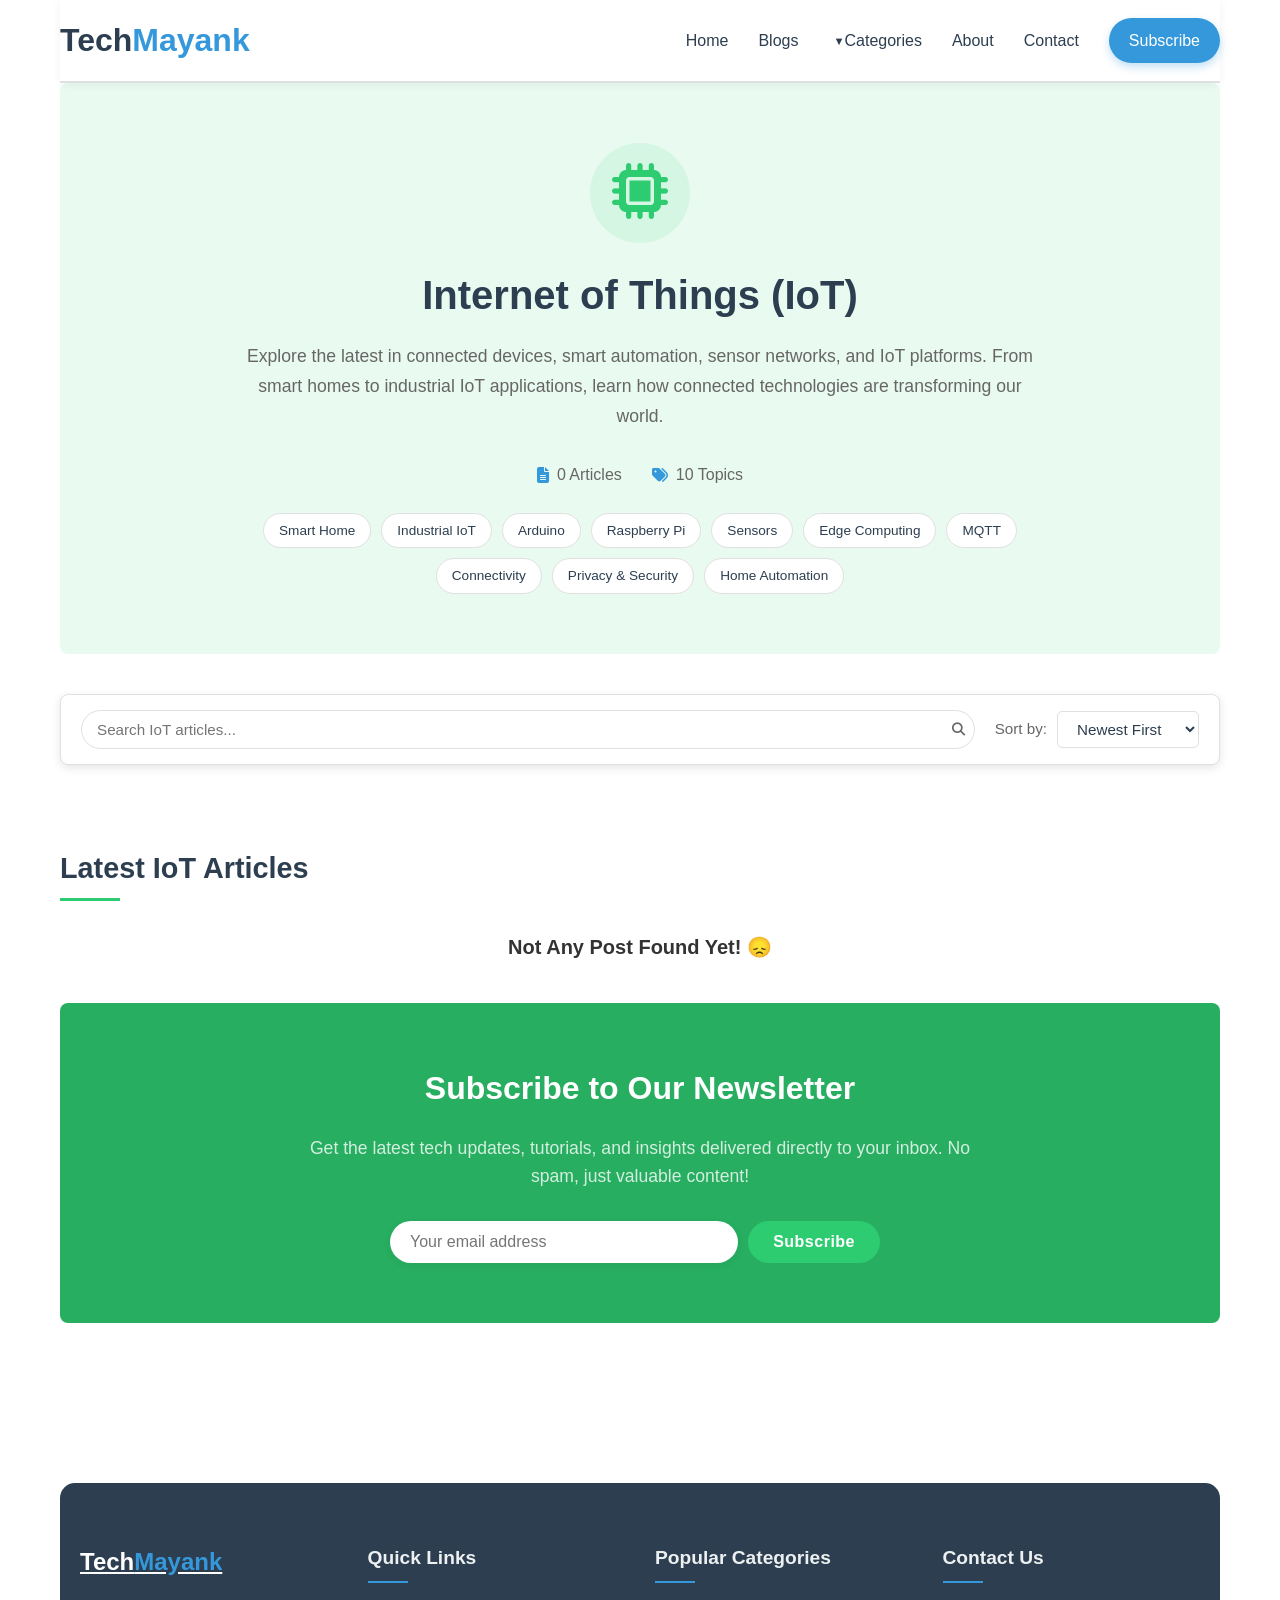
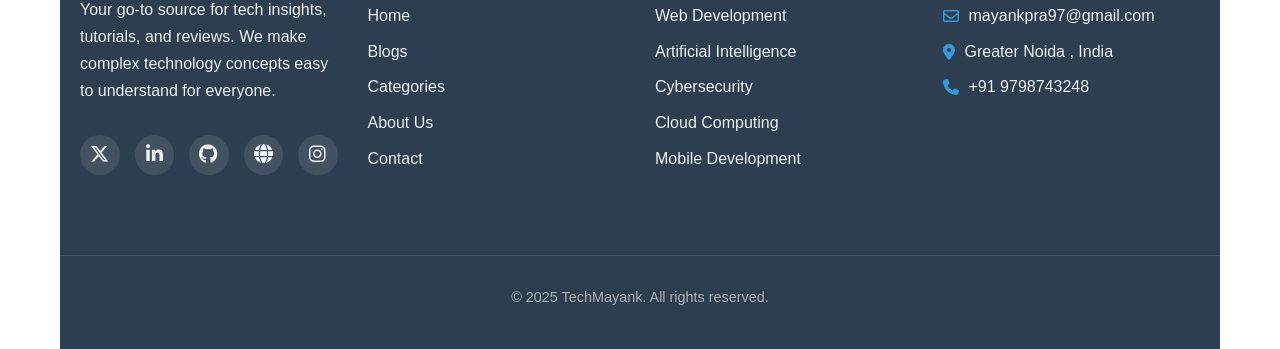
<file: category-iot.html>
<!DOCTYPE html>
<html lang="en">
<head>
    <meta charset="UTF-8">
    <meta name="viewport" content="width=device-width, initial-scale=1.0">
    <title>Internet of Things Blogs - TechMayank</title>
    <meta name="description" content="Explore Internet of Things (IoT) tutorials, trends, smart devices, and automation on TechMayank. Learn about connected technologies and smart systems.">
    <meta name="keywords" content="IoT, Internet of Things, smart devices, automation, sensors, connected devices, smart home, industrial IoT">
    <meta name="author" content="Mayank">
    
    <!-- Open Graph / Social Media Meta Tags -->
    <meta property="og:title" content="Internet of Things Blogs - TechMayank">
    <meta property="og:description" content="Explore the latest IoT technologies, smart devices, and automation trends.">
    <meta property="og:type" content="website">
    <meta property="og:url" content="https://techmayank.com/category-iot.html">
    
    <!-- Favicon -->
    <link rel="icon" href="/favicon-32x32.png" type="fav-icon">
    
    <!-- Font Awesome -->
    <link rel="stylesheet" href="https://cdnjs.cloudflare.com/ajax/libs/font-awesome/6.4.2/css/all.min.css">
    <link rel="stylesheet" href="styles.css">
    <link rel="stylesheet" href="web.css">
</head>
<body class="iot-category">
    <header id="main-header">
        <nav>
            <a href="index.html" class="logo">Tech<span>Mayank</span></a>
            <button class="mobile-menu-btn">☰</button>
            <ul class="nav-links">
                <li><a href="index.html">Home</a></li>
                <li><a href="blogs.html">Blogs</a></li>
                <li class="dropdown">
                    <a href="categories.html">Categories</a>
                    <div class="dropdown-content">
                        <a href="category-webdev.html">Web Development</a>
                        <a href="category-ai.html">Artificial Intelligence</a>
                        <a href="category-cybersecurity.html">Cybersecurity</a>
                        <a href="category-iot.html">IoT</a>
                        <a href="category-mobile.html">Mobile Development</a>
                        <a href="category-cloud.html">Cloud Computing</a>
                    </div>
                </li>
                <li><a href="about.html">About</a></li>
                <li><a href="contact.html">Contact</a></li>
                <li><a href="subscribe.html" class="subscribe-btn">Subscribe</a></li>
            </ul>
        </nav>
    </header>
    
    <main>
        <section class="category-header">
            <div class="category-icon-large">
                <i class="fas fa-microchip"></i>
            </div>
            <h1>Internet of Things (IoT)</h1>
            <p class="category-description">Explore the latest in connected devices, smart automation, sensor networks, and IoT platforms. From smart homes to industrial IoT applications, learn how connected technologies are transforming our world.</p>
            
            <div class="category-stats">
                <div class="stat-item">
                    <i class="fas fa-file-alt"></i>
                    <span>0 Articles</span>
                </div>
                <div class="stat-item">
                    <i class="fas fa-tags"></i>
                    <span>10 Topics</span>
                </div>
            </div>
            
            <div class="category-tags">
                <a href="#" class="tag">Smart Home</a>
                <a href="#" class="tag">Industrial IoT</a>
                <a href="#" class="tag">Arduino</a>
                <a href="#" class="tag">Raspberry Pi</a>
                <a href="#" class="tag">Sensors</a>
                <a href="#" class="tag">Edge Computing</a>
                <a href="#" class="tag">MQTT</a>
                <a href="#" class="tag">Connectivity</a>
                <a href="#" class="tag">Privacy & Security</a>
                <a href="#" class="tag">Home Automation</a>
            </div>
        </section>
        
        <section class="blog-filter">
            <div class="filter-wrapper">
                <div class="search-box">
                    <input type="text" id="search-input" placeholder="Search IoT articles...">
                    <button id="search-btn"><i class="fas fa-search"></i></button>
                </div>
                
                <div class="filter-options">
                    <label for="sort-by">Sort by:</label>
                    <select id="sort-by">
                        <option value="newest">Newest First</option>
                        <option value="oldest">Oldest First</option>
                        <option value="popular">Most Popular</option>
                    </select>
                </div>
            </div>
        </section>
        
        <section class="featured-posts">
            <h2 class="section-title">Latest IoT Articles</h2>
            <div style="text-align: center; font-size: 20px; font-weight: bold;">
                Not Any Post Found Yet! 😞
            </div>
            <!-- <div class="posts-grid">
                Blog Post 1
                <article class="post-card">
                    <img src="/api/placeholder/400/320" alt="IoT Trends" class="post-img">
                    <div class="post-content">
                        <div class="post-category">Trends</div>
                        <h3 class="post-title"><a href="blog-post.html">The Future of IoT: Top Trends for 2025 and Beyond</a></h3>
                        <p class="post-excerpt">Explore emerging IoT technologies and trends that will shape smart homes, cities, and industries in the coming years.</p>
                        <div class="post-meta">
                            <span class="post-date"><i class="far fa-calendar-alt"></i> March 22, 2025</span>
                            <span class="post-read-time"><i class="far fa-clock"></i> 6 min read</span>
                        </div>
                    </div>
                </article>
                
                Blog Post 2
                <article class="post-card">
                    <img src="/api/placeholder/400/320" alt="Smart Home" class="post-img">
                    <div class="post-content">
                        <div class="post-category">Smart Home</div>
                        <h3 class="post-title"><a href="blog-post.html">Building a DIY Smart Home System with Open-Source Tools</a></h3>
                        <p class="post-excerpt">A comprehensive guide to creating your own smart home ecosystem using Home Assistant, ESP devices, and MQTT.</p>
                        <div class="post-meta">
                            <span class="post-date"><i class="far fa-calendar-alt"></i> March 18, 2025</span>
                            <span class="post-read-time"><i class="far fa-clock"></i> 12 min read</span>
                        </div>
                    </div>
                </article>
                
                Blog Post 3
                <article class="post-card">
                    <img src="/api/placeholder/400/320" alt="Sensors" class="post-img">
                    <div class="post-content">
                        <div class="post-category">Sensors</div>
                        <h3 class="post-title"><a href="blog-post.html">Advanced Sensor Networks: Design Principles and Applications</a></h3>
                        <p class="post-excerpt">Learn how to design and deploy effective sensor networks for environmental monitoring, industrial automation, and more.</p>
                        <div class="post-meta">
                            <span class="post-date"><i class="far fa-calendar-alt"></i> March 12, 2025</span>
                            <span class="post-read-time"><i class="far fa-clock"></i> 9 min read</span>
                        </div>
                    </div>
                </article>
                
                Blog Post 4
                <article class="post-card">
                    <img src="/api/placeholder/400/320" alt="Industrial IoT" class="post-img">
                    <div class="post-content">
                        <div class="post-category">Industrial IoT</div>
                        <h3 class="post-title"><a href="blog-post.html">Industrial IoT: Transforming Manufacturing with Connected Systems</a></h3>
                        <p class="post-excerpt">How IIoT is revolutionizing manufacturing through predictive maintenance, real-time monitoring, and process optimization.</p>
                        <div class="post-meta">
                            <span class="post-date"><i class="far fa-calendar-alt"></i> March 5, 2025</span>
                            <span class="post-read-time"><i class="far fa-clock"></i> 8 min read</span>
                        </div>
                    </div>
                </article>
                
                Blog Post 5
                <article class="post-card">
                    <img src="/api/placeholder/400/320" alt="Edge Computing" class="post-img">
                    <div class="post-content">
                        <div class="post-category">Edge Computing</div>
                        <h3 class="post-title"><a href="blog-post.html">Edge Computing for IoT: Reducing Latency and Enhancing Security</a></h3>
                        <p class="post-excerpt">Why processing data at the edge is becoming critical for IoT deployments and how to implement effective edge solutions.</p>
                        <div class="post-meta">
                            <span class="post-date"><i class="far fa-calendar-alt"></i> February 27, 2025</span>
                            <span class="post-read-time"><i class="far fa-clock"></i> 7 min read</span>
                        </div>
                    </div>
                </article>
                
                Blog Post 6
                <article class="post-card">
                    <img src="/api/placeholder/400/320" alt="Raspberry Pi Projects" class="post-img">
                    <div class="post-content">
                        <div class="post-category">Raspberry Pi</div>
                        <h3 class="post-title"><a href="blog-post.html">10 Innovative Raspberry Pi IoT Projects for Beginners</a></h3>
                        <p class="post-excerpt">Step-by-step tutorials for creating useful IoT devices with Raspberry Pi, from weather stations to home automation controllers.</p>
                        <div class="post-meta">
                            <span class="post-date"><i class="far fa-calendar-alt"></i> February 20, 2025</span>
                            <span class="post-read-time"><i class="far fa-clock"></i> 15 min read</span>
                        </div>
                    </div>
                </article>
                
                Blog Post 7
                <article class="post-card">
                    <img src="/api/placeholder/400/320" alt="IoT Security" class="post-img">
                    <div class="post-content">
                        <div class="post-category">Security</div>
                        <h3 class="post-title"><a href="blog-post.html">Securing IoT Devices: Best Practices and Implementation Guide</a></h3>
                        <p class="post-excerpt">Essential security practices every IoT developer should implement to protect devices and data from common vulnerabilities.</p>
                        <div class="post-meta">
                            <span class="post-date"><i class="far fa-calendar-alt"></i> February 15, 2025</span>
                            <span class="post-read-time"><i class="far fa-clock"></i> 11 min read</span>
                        </div>
                    </div>
                </article>
                
                Blog Post 8
                <article class="post-card">
                    <img src="/api/placeholder/400/320" alt="MQTT Protocol" class="post-img">
                    <div class="post-content">
                        <div class="post-category">Protocols</div>
                        <h3 class="post-title"><a href="blog-post.html">MQTT Deep Dive: Building Scalable IoT Communication Systems</a></h3>
                        <p class="post-excerpt">A comprehensive guide to the MQTT protocol, with practical examples for implementing efficient IoT communication architectures.</p>
                        <div class="post-meta">
                            <span class="post-date"><i class="far fa-calendar-alt"></i> February 8, 2025</span>
                            <span class="post-read-time"><i class="far fa-clock"></i> 10 min read</span>
                        </div>
                    </div>
                </article>
                
                Blog Post 9
                <article class="post-card">
                    <img src="/api/placeholder/400/320" alt="Smart Agriculture" class="post-img">
                    <div class="post-content">
                        <div class="post-category">Applications</div>
                        <h3 class="post-title"><a href="blog-post.html">Smart Agriculture: IoT Solutions for Modern Farming</a></h3>
                        <p class="post-excerpt">How IoT is revolutionizing agriculture with sensor-driven irrigation, livestock monitoring, and automated greenhouse systems.</p>
                        <div class="post-meta">
                            <span class="post-date"><i class="far fa-calendar-alt"></i> January 30, 2025</span>
                            <span class="post-read-time"><i class="far fa-clock"></i> 8 min read</span>
                        </div>
                    </div>
                </article> -->
            <!-- </div>
            
            <div class="pagination">
                <a href="#" class="pagination-btn active">1</a>
                <a href="#" class="pagination-btn">2</a>
                <span class="pagination-ellipsis">...</span>
                <a href="#" class="pagination-btn">4</a>
                <a href="#" class="pagination-btn next">
                    Next <i class="fas fa-angle-right"></i>
                </a>
            </div>
        </section> -->
        
        <section class="cta-section" id="subscribe">
            <h2>Subscribe to Our Newsletter</h2>
            <p>Get the latest tech updates, tutorials, and insights delivered directly to your inbox. No spam, just valuable content!</p>
            <form class="newsletter-form" action="https://app.us9.list-manage.com/subscribe/post?u=c88a828829a68ce01295ca9d8&amp;id=a39a689fbb&amp;f_id=00e6c2e1f0" method="post" id="mc-embedded-subscribe-form" name="mc-embedded-subscribe-form" class="validate" target="_blank">
                <input type="email" name="EMAIL" class="newsletter-input" id="mce-EMAIL" placeholder="Your email address" required>
                <!-- This hidden div is required to prevent bot signups -->
                <div style="position: absolute; left: -5000px;" aria-hidden="true">
                    <input type="text" name="b_c88a828829a68ce01295ca9d8_a39a689fbb" tabindex="-1" value="">
                </div>
                <button type="submit" class="btn btn-submit" name="subscribe" id="mc-embedded-subscribe">Subscribe</button>
                <div id="mce-responses" class="clear foot">
                    <div class="response" id="mce-error-response" style="display: none;"></div>
                    <div class="response" id="mce-success-response" style="display: none;"></div>
                </div>
                <div id="subscribe-status" class="subscribe-message" style="display: none;">
                    <p>Thank you for subscribing! Please check your inbox to confirm your subscription.</p>
                </div>
            </form>
        </section>
    </main>
    
    <!-- Footer -->
    <footer>
        <div class="footer-content">
            <div class="footer-section footer-about">
                <a href="index.html" class="footer-logo">Tech<span>Mayank</span></a>
                <p>Your go-to source for tech insights, tutorials, and reviews. We make complex technology concepts easy to understand for everyone.</p>
                <div class="social-links">
                    <a href="https://x.com/Mayank_Pras" class="social-icon twitter" aria-label="Twitter"><i class="fab fa-x-twitter"></i></a>
                    <a href="https://www.linkedin.com/in/mitthu-kumar/" class="social-icon linkedin" aria-label="LinkedIn"><i class="fab fa-linkedin-in"></i></a>
                    <a href="https://github.com/mkshahi22" class="social-icon github" aria-label="GitHub"><i class="fab fa-github"></i></a>
                    <a href="https://techmayank.netlify.app/" class="social-icon website" aria-label="Website"><i class="fas fa-globe"></i></a>
                    <a href="https://www.instagram.com/shahi_jii_22/?next=%2F" class="social-icon instagram" aria-label="Instagram"><i class="fab fa-instagram"></i></a>
                </div>
            </div>
            
            <div class="footer-section">
                <h3>Quick Links</h3>
                <ul class="footer-links">
                    <li><a href="index.html">Home</a></li>
                    <li><a href="blogs.html">Blogs</a></li>
                    <li><a href="categories.html">Categories</a></li>
                    <li><a href="about.html">About Us</a></li>
                    <li><a href="contact.html">Contact</a></li>
                </ul>
            </div>
            
            <div class="footer-section">
                <h3>Popular Categories</h3>
                <ul class="footer-links">
                    <li><a href="category-webdev.html">Web Development</a></li>
                    <li><a href="category-ai.html">Artificial Intelligence</a></li>
                    <li><a href="category-cybersecurity.html">Cybersecurity</a></li>
                    <li><a href="category-cloud.html">Cloud Computing</a></li>
                    <li><a href="category-mobile.html">Mobile Development</a></li>
                </ul>
            </div>
            
            <div class="footer-section footer-contact">
                <h3>Contact Us</h3>
                <p><i class="far fa-envelope"></i> mayankpra97@gmail.com</p>
                <p><i class="fas fa-map-marker-alt"></i> Greater Noida , India</p>
                <p><i class="fas fa-phone"></i> +91 9798743248</p>
            </div>
        </div>
        
        <div class="copyright">
            <p>&copy; 2025 TechMayank. All rights reserved.</p>
        </div>
    </footer>
    <script>
        document.addEventListener('DOMContentLoaded', function() {
            // Mobile menu toggle
            const menuBtn = document.querySelector('.mobile-menu-btn');
            const navLinks = document.querySelector('.nav-links');
            
            menuBtn.addEventListener('click', function() {
                navLinks.classList.toggle('active');
            });
            
            // Mobile dropdown toggle
            const dropdowns = document.querySelectorAll('.dropdown');
            
            dropdowns.forEach(dropdown => {
                const dropdownLink = dropdown.querySelector('a');
                
                if (window.innerWidth <= 768) {
                    dropdownLink.addEventListener('click', function(e) {
                        e.preventDefault();
                        dropdown.classList.toggle('active');
                    });
                }
            });
            
            // Close menu when clicking outside
            document.addEventListener('click', function(event) {
                if (!event.target.closest('nav') && !event.target.closest('.mobile-menu-btn')) {
                    navLinks.classList.remove('active');
                }
            });
            
            // Navbar scroll effect
            window.addEventListener('scroll', function() {
                const header = document.getElementById('main-header');
                if (window.scrollY > 50) {
                    header.classList.add('scrolled');
                } else {
                    header.classList.remove('scrolled');
                }
            });
            
            // Search functionality
            const searchInput = document.getElementById('search-input');
            const searchBtn = document.getElementById('search-btn');
            const postCards = document.querySelectorAll('.post-card');
            
            searchBtn.addEventListener('click', performSearch);
            searchInput.addEventListener('keyup', function(e) {
                if (e.key === 'Enter') {
                    performSearch();
                }
            });
            
            function performSearch() {
                const searchTerm = searchInput.value.toLowerCase().trim();
                
                if (searchTerm === '') {
                    // If search is empty, show all posts
                    postCards.forEach(card => {
                        card.style.display = 'block';
                    });
                    return;
                }
                
                // Filter posts based on search term
                postCards.forEach(card => {
                    const title = card.querySelector('.post-title').textContent.toLowerCase();
                    const excerpt = card.querySelector('.post-excerpt').textContent.toLowerCase();
                    const category = card.querySelector('.post-category').textContent.toLowerCase();
                    
                    if (title.includes(searchTerm) || excerpt.includes(searchTerm) || category.includes(searchTerm)) {
                        card.style.display = 'block';
                    } else {
                        card.style.display = 'none';
                    }
                });
            }
            
            // Sort functionality
            const sortSelect = document.getElementById('sort-by');
            const postsGrid = document.querySelector('.posts-grid');
            
            sortSelect.addEventListener('change', function() {
                const sortValue = this.value;
                const postsArray = Array.from(postCards);
                
                switch(sortValue) {
                    case 'newest':
                        postsArray.sort((a, b) => {
                            const dateA = new Date(a.querySelector('.post-date').textContent.replace('<i class="far fa-calendar-alt"></i> ', ''));
                            const dateB = new Date(b.querySelector('.post-date').textContent.replace('<i class="far fa-calendar-alt"></i> ', ''));
                            return dateB - dateA; // Newest first
                        });
                        break;
                    case 'oldest':
                        postsArray.sort((a, b) => {
                            const dateA = new Date(a.querySelector('.post-date').textContent.replace('<i class="far fa-calendar-alt"></i> ', ''));
                            const dateB = new Date(b.querySelector('.post-date').textContent.replace('<i class="far fa-calendar-alt"></i> ', ''));
                            return dateA - dateB; // Oldest first
                        });
                        break;
                    case 'popular':
                        postsArray.sort((a, b) => {
                            const readTimeA = parseInt(a.querySelector('.post-read-time').textContent.match(/\d+/)[0]);
                            const readTimeB = parseInt(b.querySelector('.post-read-time').textContent.match(/\d+/)[0]);
                            return readTimeB - readTimeA; // Using read time as a proxy for popularity
                        });
                        break;
                }
                
                // Re-append sorted posts to grid
                postsArray.forEach(post => {
                    postsGrid.appendChild(post);
                });
            });
            
            // Tag filtering
            const tags = document.querySelectorAll('.tag');
            
            tags.forEach(tag => {
                tag.addEventListener('click', function(e) {
                    e.preventDefault();
                    const tagText = this.textContent.toLowerCase();
                    
                    // Remove active class from all tags
                    tags.forEach(t => t.classList.remove('active'));
                    // Add active class to clicked tag
                    this.classList.add('active');
                    
                    if (tagText === 'all') {
                        // Show all posts if "All" tag is clicked
                        postCards.forEach(card => {
                            card.style.display = 'block';
                        });
                        return;
                    }
                    
                    // Filter posts based on tag
                    postCards.forEach(card => {
                        const category = card.querySelector('.post-category').textContent.toLowerCase();
                        const title = card.querySelector('.post-title').textContent.toLowerCase();
                        const excerpt = card.querySelector('.post-excerpt').textContent.toLowerCase();
                        
                        if (category.includes(tagText) || title.includes(tagText) || excerpt.includes(tagText)) {
                            card.style.display = 'block';
                        } else {
                            card.style.display = 'none';
                        }
                    });
                });
            });
            
            // Pagination functionality
            const paginationBtns = document.querySelectorAll('.pagination-btn');
            
            paginationBtns.forEach(btn => {
                btn.addEventListener('click', function(e) {
                    e.preventDefault();
                    
                    // Remove active class from all buttons
                    paginationBtns.forEach(b => b.classList.remove('active'));
                    
                    // Add active class to clicked button
                    if (!this.classList.contains('next')) {
                        this.classList.add('active');
                    }
                    
                    // Here you would normally load new content for the page
                    // For demo purposes, we'll just scroll to top
                    window.scrollTo({
                        top: document.querySelector('.category-header').offsetTop - 100,
                        behavior: 'smooth'
                    });
                });
            });
            
            // Newsletter subscription
            const newsletterForm = document.querySelector('.newsletter-form');
            
            if (newsletterForm) {
                newsletterForm.addEventListener('submit', function(e) {
                    e.preventDefault();
                    const emailInput = this.querySelector('.newsletter-input');
                    
                    if (emailInput.value) {
                        // Here you would normally submit the form to your backend
                        // For demo purposes, just show an alert
                        alert('Thanks for subscribing to our IoT newsletter!');
                        emailInput.value = '';
                    }
                });
            }
        });
    </script>
    <script src="./subcription.js"></script>
</body>
</html>
</file>
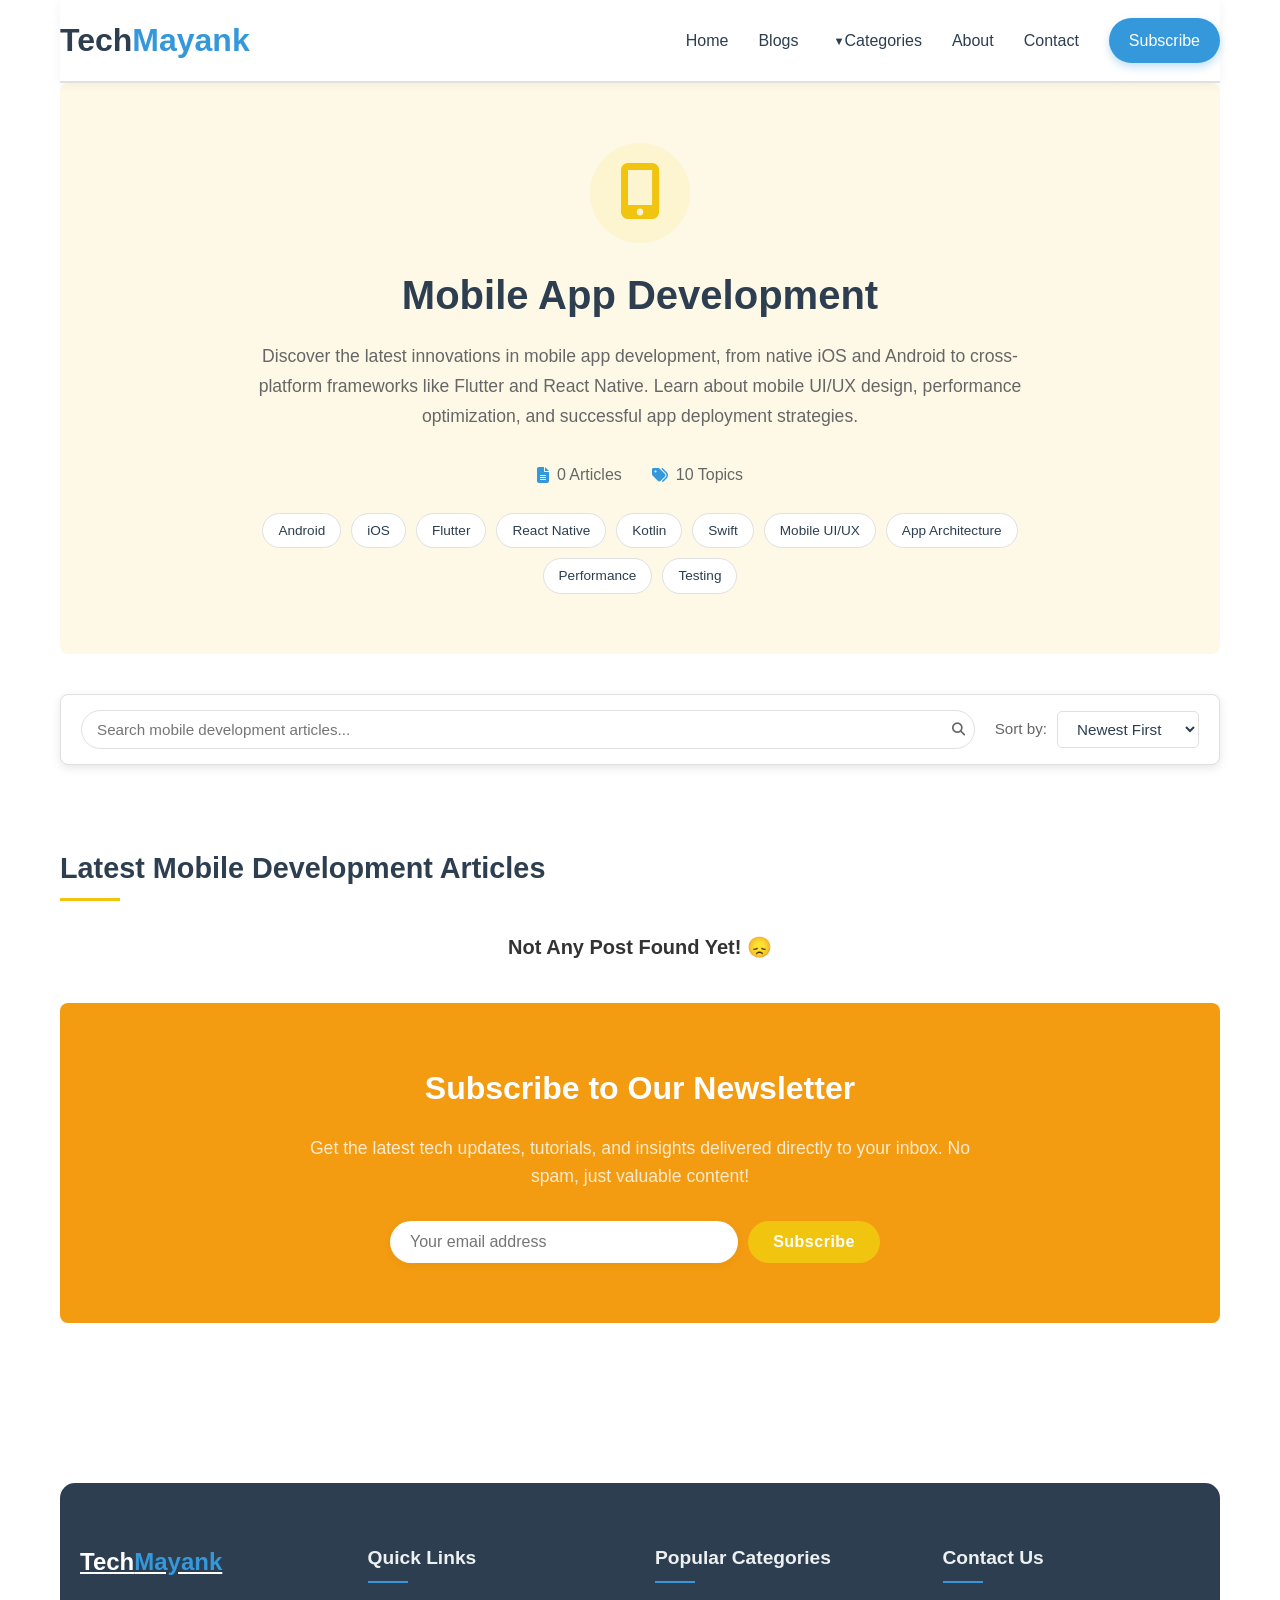
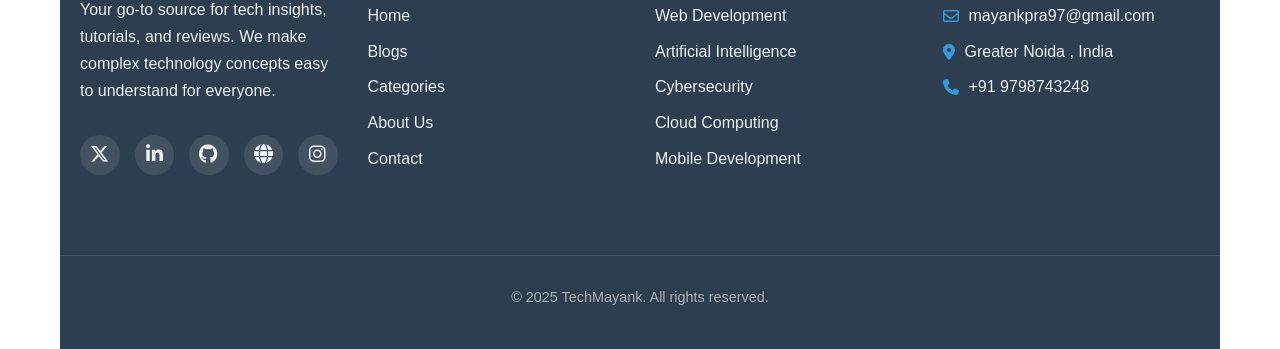
<file: category-mobile.html>
<!DOCTYPE html>
<html lang="en">
<head>
    <meta charset="UTF-8">
    <meta name="viewport" content="width=device-width, initial-scale=1.0">
    <title>Mobile App Development Blogs - TechMayank</title>
    <meta name="description" content="Explore mobile app development tutorials, trends, frameworks, and best practices on TechMayank. Learn Android, iOS, Flutter, React Native, and more.">
    <meta name="keywords" content="mobile development, Android, iOS, Flutter, React Native, Swift, Kotlin, mobile UI/UX, app design">
    <meta name="author" content="Mayank">
    
    <!-- Open Graph / Social Media Meta Tags -->
    <meta property="og:title" content="Mobile App Development Blogs - TechMayank">
    <meta property="og:description" content="Explore the latest mobile app development tutorials, trends and best practices.">
    <meta property="og:type" content="website">
    <meta property="og:url" content="https://techmayank.com/category-mobile.html">
    
    <!-- Favicon -->
    <link rel="icon" href="/favicon-32x32.png" type="fav-icon">
    
    <!-- Font Awesome -->
    <link rel="stylesheet" href="https://cdnjs.cloudflare.com/ajax/libs/font-awesome/6.4.2/css/all.min.css">
    <link rel="stylesheet" href="styles.css">
    <link rel="stylesheet" href="web.css">
</head>
<body class="mobile-category">
    <header id="main-header">
        <nav>
            <a href="index.html" class="logo">Tech<span>Mayank</span></a>
            <button class="mobile-menu-btn">☰</button>
            <ul class="nav-links">
                <li><a href="index.html">Home</a></li>
                <li><a href="blogs.html">Blogs</a></li>
                <li class="dropdown">
                    <a href="categories.html">Categories</a>
                    <div class="dropdown-content">
                        <a href="category-webdev.html">Web Development</a>
                        <a href="category-ai.html">Artificial Intelligence</a>
                        <a href="category-cybersecurity.html">Cybersecurity</a>
                        <a href="category-iot.html">IoT</a>
                        <a href="category-mobile.html">Mobile Development</a>
                        <a href="category-cloud.html">Cloud Computing</a>
                    </div>
                </li>
                <li><a href="about.html">About</a></li>
                <li><a href="contact.html">Contact</a></li>
                <li><a href="subscribe.html" class="subscribe-btn">Subscribe</a></li>
            </ul>
        </nav>
    </header>
    
    <main>
        <section class="category-header">
            <div class="category-icon-large">
                <i class="fas fa-mobile-alt"></i>
            </div>
            <h1>Mobile App Development</h1>
            <p class="category-description">Discover the latest innovations in mobile app development, from native iOS and Android to cross-platform frameworks like Flutter and React Native. Learn about mobile UI/UX design, performance optimization, and successful app deployment strategies.</p>
            
            <div class="category-stats">
                <div class="stat-item">
                    <i class="fas fa-file-alt"></i>
                    <span>0 Articles</span>
                </div>
                <div class="stat-item">
                    <i class="fas fa-tags"></i>
                    <span>10 Topics</span>
                </div>
            </div>
            
            <div class="category-tags">
                <a href="#" class="tag">Android</a>
                <a href="#" class="tag">iOS</a>
                <a href="#" class="tag">Flutter</a>
                <a href="#" class="tag">React Native</a>
                <a href="#" class="tag">Kotlin</a>
                <a href="#" class="tag">Swift</a>
                <a href="#" class="tag">Mobile UI/UX</a>
                <a href="#" class="tag">App Architecture</a>
                <a href="#" class="tag">Performance</a>
                <a href="#" class="tag">Testing</a>
            </div>
        </section>
        
        <section class="blog-filter">
            <div class="filter-wrapper">
                <div class="search-box">
                    <input type="text" id="search-input" placeholder="Search mobile development articles...">
                    <button id="search-btn"><i class="fas fa-search"></i></button>
                </div>
                
                <div class="filter-options">
                    <label for="sort-by">Sort by:</label>
                    <select id="sort-by">
                        <option value="newest">Newest First</option>
                        <option value="oldest">Oldest First</option>
                        <option value="popular">Most Popular</option>
                    </select>
                </div>
            </div>
        </section>
        
        <section class="featured-posts">
            <h2 class="section-title">Latest Mobile Development Articles</h2>
            <div style="text-align: center; font-size: 20px; font-weight: bold;">
                Not Any Post Found Yet! 😞
            </div>
            <!-- <div class="posts-grid">
                Blog Post 1
                <article class="post-card">
                    <img src="/api/placeholder/400/320" alt="Mobile Dev Trends" class="post-img">
                    <div class="post-content">
                        <div class="post-category">Cross-Platform</div>
                        <h3 class="post-title"><a href="blog-post.html">Mobile Development Trends to Watch in 2025</a></h3>
                        <p class="post-excerpt">From super apps to AI-powered development tools, explore the mobile technologies that are reshaping the app landscape in 2025.</p>
                        <div class="post-meta">
                            <span class="post-date"><i class="far fa-calendar-alt"></i> March 27, 2025</span>
                            <span class="post-read-time"><i class="far fa-clock"></i> 6 min read</span>
                        </div>
                    </div>
                </article>
                
                Blog Post 2
                <article class="post-card">
                    <img src="/api/placeholder/400/320" alt="Flutter Architecture" class="post-img">
                    <div class="post-content">
                        <div class="post-category">Flutter</div>
                        <h3 class="post-title"><a href="blog-post.html">Scalable Flutter Architecture for Enterprise Apps</a></h3>
                        <p class="post-excerpt">Learn how to design maintainable Flutter applications using clean architecture, state management, and dependency injection.</p>
                        <div class="post-meta">
                            <span class="post-date"><i class="far fa-calendar-alt"></i> March 22, 2025</span>
                            <span class="post-read-time"><i class="far fa-clock"></i> 9 min read</span>
                        </div>
                    </div>
                </article>
                
                Blog Post 3
                <article class="post-card">
                    <img src="/api/placeholder/400/320" alt="SwiftUI Development" class="post-img">
                    <div class="post-content">
                        <div class="post-category">iOS</div>
                        <h3 class="post-title"><a href="blog-post.html">Mastering SwiftUI: From Basics to Advanced Techniques</a></h3>
                        <p class="post-excerpt">A comprehensive guide to building beautiful, responsive iOS interfaces with SwiftUI's declarative syntax and powerful features.</p>
                        <div class="post-meta">
                            <span class="post-date"><i class="far fa-calendar-alt"></i> March 18, 2025</span>
                            <span class="post-read-time"><i class="far fa-clock"></i> 11 min read</span>
                        </div>
                    </div>
                </article>
                
                Blog Post 4
                <article class="post-card">
                    <img src="/api/placeholder/400/320" alt="Kotlin Multiplatform" class="post-img">
                    <div class="post-content">
                        <div class="post-category">Kotlin</div>
                        <h3 class="post-title"><a href="blog-post.html">Kotlin Multiplatform Mobile: Share Code Between iOS and Android</a></h3>
                        <p class="post-excerpt">Explore how KMM helps you share business logic between platforms while keeping native UI, reducing development time and costs.</p>
                        <div class="post-meta">
                            <span class="post-date"><i class="far fa-calendar-alt"></i> March 14, 2025</span>
                            <span class="post-read-time"><i class="far fa-clock"></i> 8 min read</span>
                        </div>
                    </div>
                </article>
                
                Blog Post 5
                <article class="post-card">
                    <img src="/api/placeholder/400/320" alt="Mobile UX Design" class="post-img">
                    <div class="post-content">
                        <div class="post-category">UI/UX</div>
                        <h3 class="post-title"><a href="blog-post.html">Designing for Gestures: Creating Intuitive Mobile Experiences</a></h3>
                        <p class="post-excerpt">Learn how to implement natural gesture interactions that enhance usability and create delightful user experiences on mobile.</p>
                        <div class="post-meta">
                            <span class="post-date"><i class="far fa-calendar-alt"></i> March 10, 2025</span>
                            <span class="post-read-time"><i class="far fa-clock"></i> 7 min read</span>
                        </div>
                    </div>
                </article>
                
                Blog Post 6
                <article class="post-card">
                    <img src="/api/placeholder/400/320" alt="React Native Performance" class="post-img">
                    <div class="post-content">
                        <div class="post-category">React Native</div>
                        <h3 class="post-title"><a href="blog-post.html">Optimizing React Native Performance: The Complete Guide</a></h3>
                        <p class="post-excerpt">Practical strategies for identifying and fixing common performance bottlenecks in React Native applications.</p>
                        <div class="post-meta">
                            <span class="post-date"><i class="far fa-calendar-alt"></i> March 5, 2025</span>
                            <span class="post-read-time"><i class="far fa-clock"></i> 10 min read</span>
                        </div>
                    </div>
                </article>
                
                Blog Post 7
                <article class="post-card">
                    <img src="/api/placeholder/400/320" alt="Android Jetpack Compose" class="post-img">
                    <div class="post-content">
                        <div class="post-category">Android</div>
                        <h3 class="post-title"><a href="blog-post.html">Building Modern Android UIs with Jetpack Compose</a></h3>
                        <p class="post-excerpt">How to leverage Jetpack Compose to create dynamic, responsive interfaces with less code and more flexibility.</p>
                        <div class="post-meta">
                            <span class="post-date"><i class="far fa-calendar-alt"></i> February 28, 2025</span>
                            <span class="post-read-time"><i class="far fa-clock"></i> 9 min read</span>
                        </div>
                    </div>
                </article>
                
                Blog Post 8
                <article class="post-card">
                    <img src="/api/placeholder/400/320" alt="Mobile App Testing" class="post-img">
                    <div class="post-content">
                        <div class="post-category">Testing</div>
                        <h3 class="post-title"><a href="blog-post.html">Comprehensive Mobile App Testing Strategies for Quality Assurance</a></h3>
                        <p class="post-excerpt">From unit testing to automated UI testing, learn how to implement a robust testing strategy for mobile applications.</p>
                        <div class="post-meta">
                            <span class="post-date"><i class="far fa-calendar-alt"></i> February 22, 2025</span>
                            <span class="post-read-time"><i class="far fa-clock"></i> 8 min read</span>
                        </div>
                    </div>
                </article>
                
                Blog Post 9
                <article class="post-card">
                    <img src="/api/placeholder/400/320" alt="Mobile App Monetization" class="post-img">
                    <div class="post-content">
                        <div class="post-category">Business</div>
                        <h3 class="post-title"><a href="blog-post.html">Effective Monetization Strategies for Mobile Apps in 2025</a></h3>
                        <p class="post-excerpt">Explore different revenue models from subscriptions to in-app purchases, and learn how to choose the right approach for your app.</p>
                        <div class="post-meta">
                            <span class="post-date"><i class="far fa-calendar-alt"></i> February 16, 2025</span>
                            <span class="post-read-time"><i class="far fa-clock"></i> 7 min read</span>
                        </div>
                    </div>
                </article>
            </div>
            
            <div class="pagination">
                <a href="#" class="pagination-btn active">1</a>
                <a href="#" class="pagination-btn">2</a>
                <a href="#" class="pagination-btn">3</a>
                <span class="pagination-ellipsis">...</span>
                <a href="#" class="pagination-btn">5</a>
                <a href="#" class="pagination-btn next">
                    Next <i class="fas fa-angle-right"></i>
                </a>
            </div>
        </section> -->
        
        <section class="cta-section" id="subscribe">
            <h2>Subscribe to Our Newsletter</h2>
            <p>Get the latest tech updates, tutorials, and insights delivered directly to your inbox. No spam, just valuable content!</p>
            <form class="newsletter-form" action="https://app.us9.list-manage.com/subscribe/post?u=c88a828829a68ce01295ca9d8&amp;id=a39a689fbb&amp;f_id=00e6c2e1f0" method="post" id="mc-embedded-subscribe-form" name="mc-embedded-subscribe-form" class="validate" target="_blank">
                <input type="email" name="EMAIL" class="newsletter-input" id="mce-EMAIL" placeholder="Your email address" required>
                <!-- This hidden div is required to prevent bot signups -->
                <div style="position: absolute; left: -5000px;" aria-hidden="true">
                    <input type="text" name="b_c88a828829a68ce01295ca9d8_a39a689fbb" tabindex="-1" value="">
                </div>
                <button type="submit" class="btn btn-submit" name="subscribe" id="mc-embedded-subscribe">Subscribe</button>
                <div id="mce-responses" class="clear foot">
                    <div class="response" id="mce-error-response" style="display: none;"></div>
                    <div class="response" id="mce-success-response" style="display: none;"></div>
                </div>
                <div id="subscribe-status" class="subscribe-message" style="display: none;">
                    <p>Thank you for subscribing! Please check your inbox to confirm your subscription.</p>
                </div>
            </form>
        </section>
    </main>
    
    <!-- Footer -->
    <footer>
        <div class="footer-content">
            <div class="footer-section footer-about">
                <a href="index.html" class="footer-logo">Tech<span>Mayank</span></a>
                <p>Your go-to source for tech insights, tutorials, and reviews. We make complex technology concepts easy to understand for everyone.</p>
                <div class="social-links">
                    <a href="https://x.com/Mayank_Pras" class="social-icon twitter" aria-label="Twitter"><i class="fab fa-x-twitter"></i></a>
                    <a href="https://www.linkedin.com/in/mitthu-kumar/" class="social-icon linkedin" aria-label="LinkedIn"><i class="fab fa-linkedin-in"></i></a>
                    <a href="https://github.com/mkshahi22" class="social-icon github" aria-label="GitHub"><i class="fab fa-github"></i></a>
                    <a href="https://techmayank.netlify.app/" class="social-icon website" aria-label="Website"><i class="fas fa-globe"></i></a>
                    <a href="https://www.instagram.com/shahi_jii_22/?next=%2F" class="social-icon instagram" aria-label="Instagram"><i class="fab fa-instagram"></i></a>
                </div>
            </div>
            
            <div class="footer-section">
                <h3>Quick Links</h3>
                <ul class="footer-links">
                    <li><a href="index.html">Home</a></li>
                    <li><a href="blogs.html">Blogs</a></li>
                    <li><a href="categories.html">Categories</a></li>
                    <li><a href="about.html">About Us</a></li>
                    <li><a href="contact.html">Contact</a></li>
                </ul>
            </div>
            
            <div class="footer-section">
                <h3>Popular Categories</h3>
                <ul class="footer-links">
                    <li><a href="category-webdev.html">Web Development</a></li>
                    <li><a href="category-ai.html">Artificial Intelligence</a></li>
                    <li><a href="category-cybersecurity.html">Cybersecurity</a></li>
                    <li><a href="category-cloud.html">Cloud Computing</a></li>
                    <li><a href="category-mobile.html">Mobile Development</a></li>
                </ul>
            </div>
            
            <div class="footer-section footer-contact">
                <h3>Contact Us</h3>
                <p><i class="far fa-envelope"></i> mayankpra97@gmail.com</p>
                <p><i class="fas fa-map-marker-alt"></i> Greater Noida , India</p>
                <p><i class="fas fa-phone"></i> +91 9798743248</p>
            </div>
        </div>
        
        <div class="copyright">
            <p>&copy; 2025 TechMayank. All rights reserved.</p>
        </div>
    </footer>
    
    <script>
        document.addEventListener('DOMContentLoaded', function() {
            // Mobile menu toggle
            const menuBtn = document.querySelector('.mobile-menu-btn');
            const navLinks = document.querySelector('.nav-links');
            
            menuBtn.addEventListener('click', function() {
                navLinks.classList.toggle('active');
            });
            
            // Mobile dropdown toggle
            const dropdowns = document.querySelectorAll('.dropdown');
            
            dropdowns.forEach(dropdown => {
                const dropdownLink = dropdown.querySelector('a');
                
                if (window.innerWidth <= 768) {
                    dropdownLink.addEventListener('click', function(e) {
                        e.preventDefault();
                        dropdown.classList.toggle('active');
                    });
                }
            });
            
            // Close menu when clicking outside
            document.addEventListener('click', function(event) {
                if (!event.target.closest('nav') && !event.target.closest('.mobile-menu-btn')) {
                    navLinks.classList.remove('active');
                }
            });
            
            // Navbar scroll effect
            window.addEventListener('scroll', function() {
                const header = document.getElementById('main-header');
                if (window.scrollY > 50) {
                    header.classList.add('scrolled');
                } else {
                    header.classList.remove('scrolled');
                }
            });
            
            // Search functionality
            const searchInput = document.getElementById('search-input');
            const searchBtn = document.getElementById('search-btn');
            const postCards = document.querySelectorAll('.post-card');
            
            searchBtn.addEventListener('click', performSearch);
            searchInput.addEventListener('keyup', function(e) {
                if (e.key === 'Enter') {
                    performSearch();
                }
            });
            
            function performSearch() {
                const searchTerm = searchInput.value.toLowerCase().trim();
                
                if (searchTerm === '') {
                    // If search is empty, show all posts
                    postCards.forEach(card => {
                        card.style.display = 'block';
                    });
                    return;
                }
                
                // Filter posts based on search term
                postCards.forEach(card => {
                    const title = card.querySelector('.post-title').textContent.toLowerCase();
                    const excerpt = card.querySelector('.post-excerpt').textContent.toLowerCase();
                    const category = card.querySelector('.post-category').textContent.toLowerCase();
                    
                    if (title.includes(searchTerm) || excerpt.includes(searchTerm) || category.includes(searchTerm)) {
                        card.style.display = 'block';
                    } else {
                        card.style.display = 'none';
                    }
                });
            }
            
            // Sort functionality
            const sortSelect = document.getElementById('sort-by');
            const postsGrid = document.querySelector('.posts-grid');
            
            sortSelect.addEventListener('change', function() {
                const sortValue = this.value;
                const postsArray = Array.from(postCards);
                
                switch(sortValue) {
                    case 'newest':
                        postsArray.sort((a, b) => {
                            const dateA = new Date(a.querySelector('.post-date').textContent.replace('<i class="far fa-calendar-alt"></i> ', ''));
                            const dateB = new Date(b.querySelector('.post-date').textContent.replace('<i class="far fa-calendar-alt"></i> ', ''));
                            return dateB - dateA; // Newest first
                        });
                        break;
                    case 'oldest':
                        postsArray.sort((a, b) => {
                            const dateA = new Date(a.querySelector('.post-date').textContent.replace('<i class="far fa-calendar-alt"></i> ', ''));
                            const dateB = new Date(b.querySelector('.post-date').textContent.replace('<i class="far fa-calendar-alt"></i> ', ''));
                            return dateA - dateB; // Oldest first
                        });
                        break;
                    case 'popular':
                        postsArray.sort((a, b) => {
                            const readTimeA = parseInt(a.querySelector('.post-read-time').textContent.match(/\d+/)[0]);
                            const readTimeB = parseInt(b.querySelector('.post-read-time').textContent.match(/\d+/)[0]);
                            return readTimeB - readTimeA; // Using read time as a proxy for popularity
                        });
                        break;
                }
                
                // Re-append sorted posts to grid
                postsArray.forEach(post => {
                    postsGrid.appendChild(post);
                });
            });
            
            // Tag filtering
            const tags = document.querySelectorAll('.tag');
            
            tags.forEach(tag => {
                tag.addEventListener('click', function(e) {
                    e.preventDefault();
                    const tagText = this.textContent.toLowerCase();
                    
                    // Remove active class from all tags
                    tags.forEach(t => t.classList.remove('active'));
                    // Add active class to clicked tag
                    this.classList.add('active');
                    
                    if (tagText === 'all') {
                        // Show all posts if "All" tag is clicked
                        postCards.forEach(card => {
                            card.style.display = 'block';
                        });
                        return;
                    }
                    
                    // Filter posts based on tag
                    postCards.forEach(card => {
                        const category = card.querySelector('.post-category').textContent.toLowerCase();
                        const title = card.querySelector('.post-title').textContent.toLowerCase();
                        const excerpt = card.querySelector('.post-excerpt').textContent.toLowerCase();
                        
                        if (category.includes(tagText) || title.includes(tagText) || excerpt.includes(tagText)) {
                            card.style.display = 'block';
                        } else {
                            card.style.display = 'none';
                        }
                    });
                });
            });
            
            // Pagination functionality
            const paginationBtns = document.querySelectorAll('.pagination-btn');
            
            paginationBtns.forEach(btn => {
                btn.addEventListener('click', function(e) {
                    e.preventDefault();
                    
                    // Remove active class from all buttons
                    paginationBtns.forEach(b => b.classList.remove('active'));
                    
                    // Add active class to clicked button
                    if (!this.classList.contains('next')) {
                        this.classList.add('active');
                    }
                    
                    // Scroll to top of category section
                    window.scrollTo({
                        top: document.querySelector('.category-header').offsetTop - 100,
                        behavior: 'smooth'
                    });
                });
            });
        });
    </script>
    <script src="./subcription.js"></script>
</body>
</html>
</file>
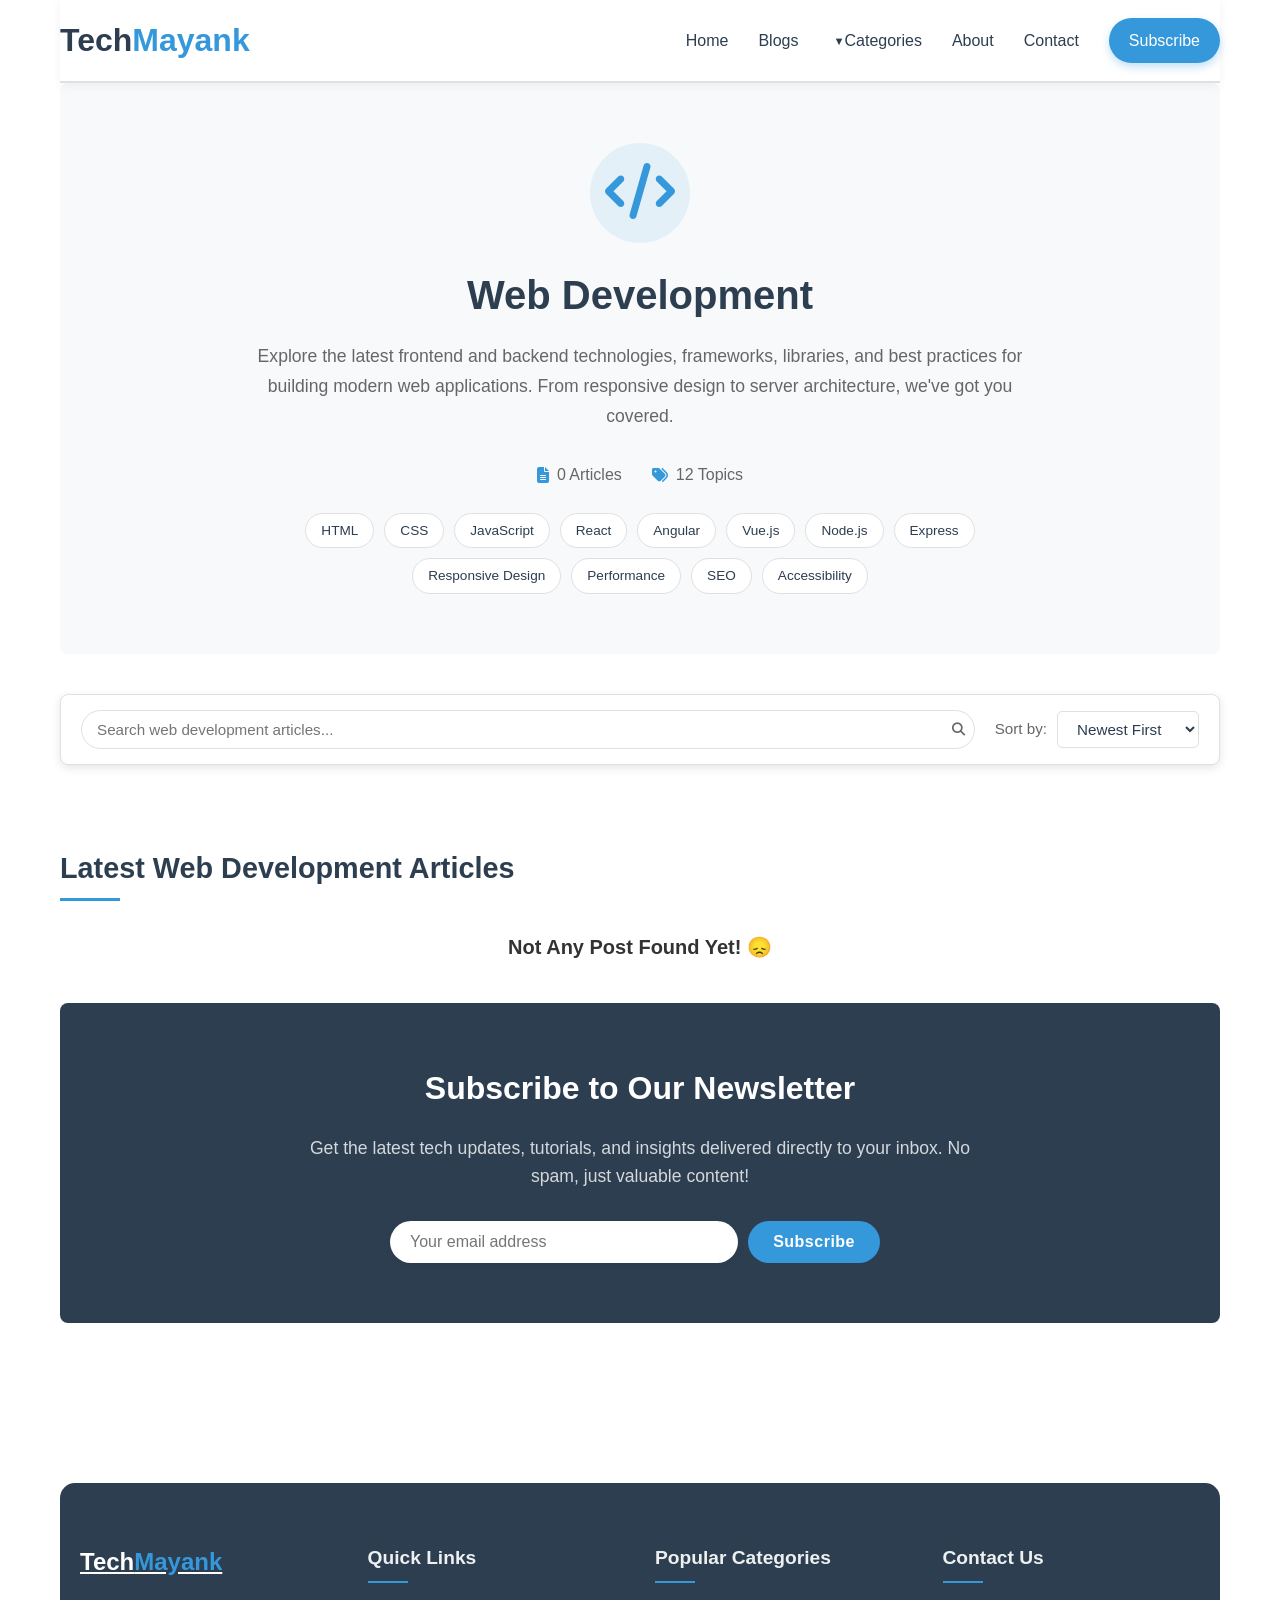
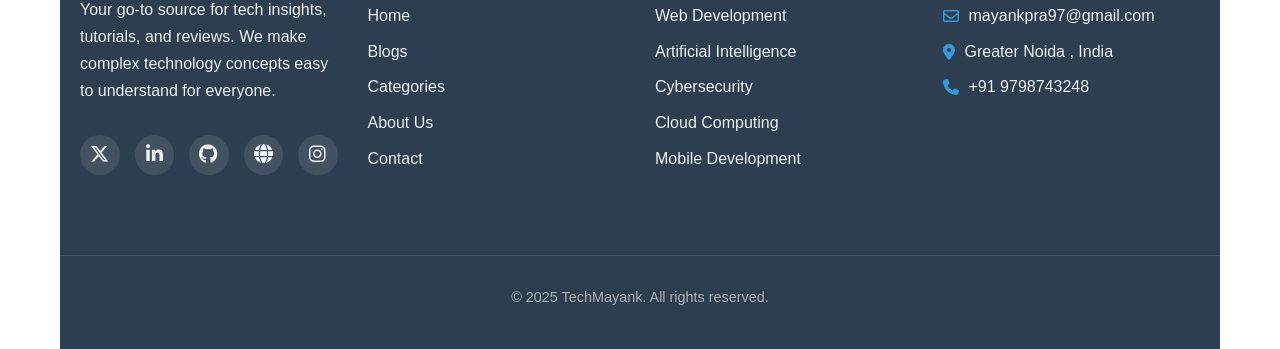
<file: category-webdev.html>
<!DOCTYPE html>
<html lang="en">
<head>
    <meta charset="UTF-8">
    <meta name="viewport" content="width=device-width, initial-scale=1.0">
    <title>Web Development Blogs - TechMayank</title>
    <meta name="description" content="Explore web development tutorials, trends, frameworks, and best practices on TechMayank. Learn modern frontend and backend technologies.">
    <meta name="keywords" content="web development, HTML, CSS, JavaScript, React, Node.js, frontend, backend, full stack development">
    <meta name="author" content="Mayank">
    
    <!-- Open Graph / Social Media Meta Tags -->
    <meta property="og:title" content="Web Development Blogs - TechMayank">
    <meta property="og:description" content="Explore the latest web development tutorials, trends and best practices.">
    <meta property="og:type" content="website">
    <meta property="og:url" content="https://techmayank.com/category-webdev.html">
    
    <!-- Favicon -->
    <link rel="icon" href="/favicon-32x32.png" type="fav-icon">
    
    <!-- Font Awesome -->
    <link rel="stylesheet" href="https://cdnjs.cloudflare.com/ajax/libs/font-awesome/6.4.2/css/all.min.css">
    <link rel="stylesheet" href="styles.css">
    <link rel="stylesheet" href="web.css">
</head>
<body>
    <header id="main-header">
        <nav>
            <a href="index.html" class="logo">Tech<span>Mayank</span></a>
            <button class="mobile-menu-btn">☰</button>
            <ul class="nav-links">
                <li><a href="index.html">Home</a></li>
                <li><a href="blogs.html">Blogs</a></li>
                <li class="dropdown">
                    <a href="categories.html">Categories</a>
                    <div class="dropdown-content">
                        <a href="category-webdev.html">Web Development</a>
                        <a href="category-ai.html">Artificial Intelligence</a>
                        <a href="category-cybersecurity.html">Cybersecurity</a>
                        <a href="category-iot.html">IoT</a>
                        <a href="category-mobile.html">Mobile Development</a>
                        <a href="category-cloud.html">Cloud Computing</a>
                    </div>
                </li>
                <li><a href="about.html">About</a></li>
                <li><a href="contact.html">Contact</a></li>
                <li><a href="subscribe.html" class="subscribe-btn">Subscribe</a></li>
            </ul>
        </nav>
    </header>
    
    <main>
        <section class="category-header">
            <div class="category-icon-large">
                <i class="fas fa-code"></i>
            </div>
            <h1>Web Development</h1>
            <p class="category-description">Explore the latest frontend and backend technologies, frameworks, libraries, and best practices for building modern web applications. From responsive design to server architecture, we've got you covered.</p>
            
            <div class="category-stats">
                <div class="stat-item">
                    <i class="fas fa-file-alt"></i>
                    <span>0 Articles</span>
                </div>
                <div class="stat-item">
                    <i class="fas fa-tags"></i>
                    <span>12 Topics</span>
                </div>
            </div>
            
            <div class="category-tags">
                <a href="#" class="tag">HTML</a>
                <a href="#" class="tag">CSS</a>
                <a href="#" class="tag">JavaScript</a>
                <a href="#" class="tag">React</a>
                <a href="#" class="tag">Angular</a>
                <a href="#" class="tag">Vue.js</a>
                <a href="#" class="tag">Node.js</a>
                <a href="#" class="tag">Express</a>
                <a href="#" class="tag">Responsive Design</a>
                <a href="#" class="tag">Performance</a>
                <a href="#" class="tag">SEO</a>
                <a href="#" class="tag">Accessibility</a>
            </div>
        </section>
        
        <section class="blog-filter">
            <div class="filter-wrapper">
                <div class="search-box">
                    <input type="text" id="search-input" placeholder="Search web development articles...">
                    <button id="search-btn"><i class="fas fa-search"></i></button>
                </div>
                
                <div class="filter-options">
                    <label for="sort-by">Sort by:</label>
                    <select id="sort-by">
                        <option value="newest">Newest First</option>
                        <option value="oldest">Oldest First</option>
                        <option value="popular">Most Popular</option>
                    </select>
                </div>
            </div>
        </section>
        
        <section class="featured-posts">
            <h2 class="section-title">Latest Web Development Articles</h2>
            <div style="text-align: center; font-size: 20px; font-weight: bold;">
                Not Any Post Found Yet! 😞
            </div>
            <!-- <div class="posts-grid">
                Blog Post 1
                <article class="post-card">
                    <img src="/api/placeholder/400/320" alt="Web Development Trends" class="post-img">
                    <div class="post-content">
                        <div class="post-category">Frontend</div>
                        <h3 class="post-title"><a href="blog-post.html">Top 10 Web Development Trends in 2025</a></h3>
                        <p class="post-excerpt">Discover the latest web development technologies and methodologies that are shaping the digital landscape in 2025.</p>
                        <div class="post-meta">
                            <span class="post-date"><i class="far fa-calendar-alt"></i> March 25, 2025</span>
                            <span class="post-read-time"><i class="far fa-clock"></i> 5 min read</span>
                        </div>
                    </div>
                </article>
                
                Blog Post 2
                <article class="post-card">
                    <img src="/api/placeholder/400/320" alt="React Best Practices" class="post-img">
                    <div class="post-content">
                        <div class="post-category">React</div>
                        <h3 class="post-title"><a href="blog-post.html">Advanced React Patterns for Professional Developers</a></h3>
                        <p class="post-excerpt">Learn how to leverage advanced React patterns like compound components, render props, and custom hooks for cleaner code.</p>
                        <div class="post-meta">
                            <span class="post-date"><i class="far fa-calendar-alt"></i> March 20, 2025</span>
                            <span class="post-read-time"><i class="far fa-clock"></i> 8 min read</span>
                        </div>
                    </div>
                </article>
                
                Blog Post 3
                <article class="post-card">
                    <img src="/api/placeholder/400/320" alt="CSS Architecture" class="post-img">
                    <div class="post-content">
                        <div class="post-category">CSS</div>
                        <h3 class="post-title"><a href="blog-post.html">Building Scalable CSS Architecture for Large Projects</a></h3>
                        <p class="post-excerpt">A comprehensive guide to creating maintainable CSS architecture using methodologies like BEM, SMACSS, and CSS Modules.</p>
                        <div class="post-meta">
                            <span class="post-date"><i class="far fa-calendar-alt"></i> March 15, 2025</span>
                            <span class="post-read-time"><i class="far fa-clock"></i> 7 min read</span>
                        </div>
                    </div>
                </article>
                
                Blog Post 4
                <article class="post-card">
                    <img src="/api/placeholder/400/320" alt="Node.js Performance" class="post-img">
                    <div class="post-content">
                        <div class="post-category">Backend</div>
                        <h3 class="post-title"><a href="blog-post.html">Optimizing Node.js Performance: A Complete Guide</a></h3>
                        <p class="post-excerpt">Learn techniques for improving your Node.js application performance including clustering, caching, and database optimization.</p>
                        <div class="post-meta">
                            <span class="post-date"><i class="far fa-calendar-alt"></i> March 10, 2025</span>
                            <span class="post-read-time"><i class="far fa-clock"></i> 10 min read</span>
                        </div>
                    </div>
                </article>
                
                Blog Post 5
                <article class="post-card">
                    <img src="/api/placeholder/400/320" alt="Web Accessibility" class="post-img">
                    <div class="post-content">
                        <div class="post-category">Accessibility</div>
                        <h3 class="post-title"><a href="blog-post.html">Making Your Web Applications Accessible to Everyone</a></h3>
                        <p class="post-excerpt">A practical guide to implementing WCAG standards and creating truly inclusive web experiences for users with disabilities.</p>
                        <div class="post-meta">
                            <span class="post-date"><i class="far fa-calendar-alt"></i> March 5, 2025</span>
                            <span class="post-read-time"><i class="far fa-clock"></i> 9 min read</span>
                        </div>
                    </div>
                </article>
                
                Blog Post 6
                <article class="post-card">
                    <img src="/api/placeholder/400/320" alt="Serverless Architecture" class="post-img">
                    <div class="post-content">
                        <div class="post-category">Backend</div>
                        <h3 class="post-title"><a href="blog-post.html">Building Serverless Web Applications with AWS Lambda</a></h3>
                        <p class="post-excerpt">Discover how to architect, build, and deploy serverless web applications using AWS Lambda, API Gateway, and more.</p>
                        <div class="post-meta">
                            <span class="post-date"><i class="far fa-calendar-alt"></i> February 28, 2025</span>
                            <span class="post-read-time"><i class="far fa-clock"></i> 12 min read</span>
                        </div>
                    </div>
                </article>
                
                Blog Post 7
                <article class="post-card">
                    <img src="/api/placeholder/400/320" alt="Web Performance" class="post-img">
                    <div class="post-content">
                        <div class="post-category">Performance</div>
                        <h3 class="post-title"><a href="blog-post.html">Core Web Vitals: Optimizing for User Experience</a></h3>
                        <p class="post-excerpt">How to improve your site's Core Web Vitals metrics to boost SEO rankings and enhance user experience.</p>
                        <div class="post-meta">
                            <span class="post-date"><i class="far fa-calendar-alt"></i> February 25, 2025</span>
                            <span class="post-read-time"><i class="far fa-clock"></i> 8 min read</span>
                        </div>
                    </div>
                </article>
                
                Blog Post 8
                <article class="post-card">
                    <img src="/api/placeholder/400/320" alt="GraphQL" class="post-img">
                    <div class="post-content">
                        <div class="post-category">API</div>
                        <h3 class="post-title"><a href="blog-post.html">Building Efficient APIs with GraphQL: A Complete Guide</a></h3>
                        <p class="post-excerpt">Everything you need to know about implementing GraphQL in your web applications for more efficient data fetching.</p>
                        <div class="post-meta">
                            <span class="post-date"><i class="far fa-calendar-alt"></i> February 20, 2025</span>
                            <span class="post-read-time"><i class="far fa-clock"></i> 11 min read</span>
                        </div>
                    </div>
                </article>
                
                Blog Post 9
                <article class="post-card">
                    <img src="/api/placeholder/400/320" alt="TypeScript" class="post-img">
                    <div class="post-content">
                        <div class="post-category">JavaScript</div>
                        <h3 class="post-title"><a href="blog-post.html">TypeScript Best Practices for Large-Scale Applications</a></h3>
                        <p class="post-excerpt">Learn how to leverage TypeScript's type system to build robust, maintainable, and error-free web applications.</p>
                        <div class="post-meta">
                            <span class="post-date"><i class="far fa-calendar-alt"></i> February 15, 2025</span>
                            <span class="post-read-time"><i class="far fa-clock"></i> 9 min read</span>
                        </div>
                    </div>
                </article>
            </div>
            
            <div class="pagination">
                <a href="#" class="pagination-btn active">1</a>
                <a href="#" class="pagination-btn">2</a>
                <a href="#" class="pagination-btn">3</a>
                <span class="pagination-ellipsis">...</span>
                <a href="#" class="pagination-btn">5</a>
                <a href="#" class="pagination-btn next">
                    Next <i class="fas fa-angle-right"></i>
                </a>
            </div>
        </section> -->
        
        <section class="cta-section" id="subscribe">
            <h2>Subscribe to Our Newsletter</h2>
            <p>Get the latest tech updates, tutorials, and insights delivered directly to your inbox. No spam, just valuable content!</p>
            <form class="newsletter-form" action="https://app.us9.list-manage.com/subscribe/post?u=c88a828829a68ce01295ca9d8&amp;id=a39a689fbb&amp;f_id=00e6c2e1f0" method="post" id="mc-embedded-subscribe-form" name="mc-embedded-subscribe-form" class="validate" target="_blank">
                <input type="email" name="EMAIL" class="newsletter-input" id="mce-EMAIL" placeholder="Your email address" required>
                <!-- This hidden div is required to prevent bot signups -->
                <div style="position: absolute; left: -5000px;" aria-hidden="true">
                    <input type="text" name="b_c88a828829a68ce01295ca9d8_a39a689fbb" tabindex="-1" value="">
                </div>
                <button type="submit" class="btn btn-submit" name="subscribe" id="mc-embedded-subscribe">Subscribe</button>
                <div id="mce-responses" class="clear foot">
                    <div class="response" id="mce-error-response" style="display: none;"></div>
                    <div class="response" id="mce-success-response" style="display: none;"></div>
                </div>
                <div id="subscribe-status" class="subscribe-message" style="display: none;">
                    <p>Thank you for subscribing! Please check your inbox to confirm your subscription.</p>
                </div>
            </form>
        </section>
    </main>
    
    <!-- Footer -->
    <footer>
        <div class="footer-content">
            <div class="footer-section footer-about">
                <a href="index.html" class="footer-logo">Tech<span>Mayank</span></a>
                <p>Your go-to source for tech insights, tutorials, and reviews. We make complex technology concepts easy to understand for everyone.</p>
                <div class="social-links">
                    <a href="https://x.com/Mayank_Pras" class="social-icon twitter" aria-label="Twitter"><i class="fab fa-x-twitter"></i></a>
                    <a href="https://www.linkedin.com/in/mitthu-kumar/" class="social-icon linkedin" aria-label="LinkedIn"><i class="fab fa-linkedin-in"></i></a>
                    <a href="https://github.com/mkshahi22" class="social-icon github" aria-label="GitHub"><i class="fab fa-github"></i></a>
                    <a href="https://techmayank.netlify.app/" class="social-icon website" aria-label="Website"><i class="fas fa-globe"></i></a>
                    <a href="https://www.instagram.com/shahi_jii_22/?next=%2F" class="social-icon instagram" aria-label="Instagram"><i class="fab fa-instagram"></i></a>
                </div>
            </div>
            
            <div class="footer-section">
                <h3>Quick Links</h3>
                <ul class="footer-links">
                    <li><a href="index.html">Home</a></li>
                    <li><a href="blogs.html">Blogs</a></li>
                    <li><a href="categories.html">Categories</a></li>
                    <li><a href="about.html">About Us</a></li>
                    <li><a href="contact.html">Contact</a></li>
                </ul>
            </div>
            
            <div class="footer-section">
                <h3>Popular Categories</h3>
                <ul class="footer-links">
                    <li><a href="category-webdev.html">Web Development</a></li>
                    <li><a href="category-ai.html">Artificial Intelligence</a></li>
                    <li><a href="category-cybersecurity.html">Cybersecurity</a></li>
                    <li><a href="category-cloud.html">Cloud Computing</a></li>
                    <li><a href="category-mobile.html">Mobile Development</a></li>
                </ul>
            </div>
            
            <div class="footer-section footer-contact">
                <h3>Contact Us</h3>
                <p><i class="far fa-envelope"></i> mayankpra97@gmail.com</p>
                <p><i class="fas fa-map-marker-alt"></i> Greater Noida , India</p>
                <p><i class="fas fa-phone"></i> +91 9798743248</p>
            </div>
        </div>
        
        <div class="copyright">
            <p>&copy; 2025 TechMayank. All rights reserved.</p>
        </div>
    </footer>
    
    <script>
        document.addEventListener('DOMContentLoaded', function() {
            // Mobile menu toggle
            const menuBtn = document.querySelector('.mobile-menu-btn');
            const navLinks = document.querySelector('.nav-links');
            
            menuBtn.addEventListener('click', function() {
                navLinks.classList.toggle('active');
            });
            
            // Mobile dropdown toggle
            const dropdowns = document.querySelectorAll('.dropdown');
            
            dropdowns.forEach(dropdown => {
                const dropdownLink = dropdown.querySelector('a');
                
                if (window.innerWidth <= 768) {
                    dropdownLink.addEventListener('click', function(e) {
                        e.preventDefault();
                        dropdown.classList.toggle('active');
                    });
                }
            });
            
            // Close menu when clicking outside
            document.addEventListener('click', function(event) {
                if (!event.target.closest('nav') && !event.target.closest('.mobile-menu-btn')) {
                    navLinks.classList.remove('active');
                }
            });
            
            // Navbar scroll effect
            window.addEventListener('scroll', function() {
                const header = document.getElementById('main-header');
                if (window.scrollY > 50) {
                    header.classList.add('scrolled');
                } else {
                    header.classList.remove('scrolled');
                }
            });
            
            // Search functionality
            const searchInput = document.getElementById('search-input');
            const searchBtn = document.getElementById('search-btn');
            const postCards = document.querySelectorAll('.post-card');
            
            searchBtn.addEventListener('click', performSearch);
            searchInput.addEventListener('keyup', function(e) {
                if (e.key === 'Enter') {
                    performSearch();
                }
            });
            
            function performSearch() {
                const searchTerm = searchInput.value.toLowerCase().trim();
                
                if (searchTerm === '') {
                    // If search is empty, show all posts
                    postCards.forEach(card => {
                        card.style.display = 'block';
                    });
                    return;
                }
                
                // Filter posts based on search term
                postCards.forEach(card => {
                    const title = card.querySelector('.post-title').textContent.toLowerCase();
                    const excerpt = card.querySelector('.post-excerpt').textContent.toLowerCase();
                    const category = card.querySelector('.post-category').textContent.toLowerCase();
                    
                    if (title.includes(searchTerm) || excerpt.includes(searchTerm) || category.includes(searchTerm)) {
                        card.style.display = 'block';
                    } else {
                        card.style.display = 'none';
                    }
                });
            }
            
            // Sort functionality
            const sortSelect = document.getElementById('sort-by');
            const postsGrid = document.querySelector('.posts-grid');
            
            sortSelect.addEventListener('change', function() {
                const sortValue = this.value;
                const postsArray = Array.from(postCards);
                
                switch(sortValue) {
                    case 'newest':
                        postsArray.sort((a, b) => {
                            const dateA = new Date(a.querySelector('.post-date').textContent.replace('<i class="far fa-calendar-alt"></i> ', ''));
                            const dateB = new Date(b.querySelector('.post-date').textContent.replace('<i class="far fa-calendar-alt"></i> ', ''));
                            return dateB - dateA; // Newest first
                        });
                        break;
                    case 'oldest':
                        postsArray.sort((a, b) => {
                            const dateA = new Date(a.querySelector('.post-date').textContent.replace('<i class="far fa-calendar-alt"></i> ', ''));
                            const dateB = new Date(b.querySelector('.post-date').textContent.replace('<i class="far fa-calendar-alt"></i> ', ''));
                            return dateA - dateB; // Oldest first
                        });
                        break;
                    case 'popular':
                        postsArray.sort((a, b) => {
                            const readTimeA = parseInt(a.querySelector('.post-read-time').textContent.match(/\d+/)[0]);
                            const readTimeB = parseInt(b.querySelector('.post-read-time').textContent.match(/\d+/)[0]);
                            return readTimeB - readTimeA; // Using read time as a proxy for popularity
                        });
                        break;
                }
                
                // Re-append sorted posts to grid
                postsArray.forEach(post => {
                    postsGrid.appendChild(post);
                });
            });
            
            // Tag filtering (simple version)
            const tags = document.querySelectorAll('.tag');
            
            tags.forEach(tag => {
                tag.addEventListener('click', function(e) {
                    e.preventDefault();
                    const tagText = this.textContent.toLowerCase();
                    
                    // Remove active class from all tags
                    tags.forEach(t => t.classList.remove('active'));
                    // Add active class to clicked tag
                    this.classList.add('active');
                    
                    if (tagText === 'all') {
                        // Show all posts if "All" tag is clicked
                        postCards.forEach(card => {
                            card.style.display = 'block';
                        });
                        return;
                    }
                    
                    // Filter posts based on tag
                    postCards.forEach(card => {
                        const category = card.querySelector('.post-category').textContent.toLowerCase();
                        const title = card.querySelector('.post-title').textContent.toLowerCase();
                        const excerpt = card.querySelector('.post-excerpt').textContent.toLowerCase();
                        
                        if (category.includes(tagText) || title.includes(tagText) || excerpt.includes(tagText)) {
                            card.style.display = 'block';
                        } else {
                            card.style.display = 'none';
                        }
                    });
                });
            });
            
            // Pagination functionality (simplified for demo)
            const paginationBtns = document.querySelectorAll('.pagination-btn');
            
            paginationBtns.forEach(btn => {
                btn.addEventListener('click', function(e) {
                    e.preventDefault();
                    
                    // Remove active class from all buttons
                    paginationBtns.forEach(b => b.classList.remove('active'));
                    
                    // Add active class to clicked button
                    if (!this.classList.contains('next')) {
                        this.classList.add('active');
                    }
                    
                    // Here you would normally load new content for the page
                    // For demo purposes, we'll just scroll to top
                    window.scrollTo({
                        top: document.querySelector('.category-header').offsetTop - 100,
                        behavior: 'smooth'
                    });
                });
            });
        });
    </script>
    <script src="./subcription.js"></script>
</body>
</html>
</file>
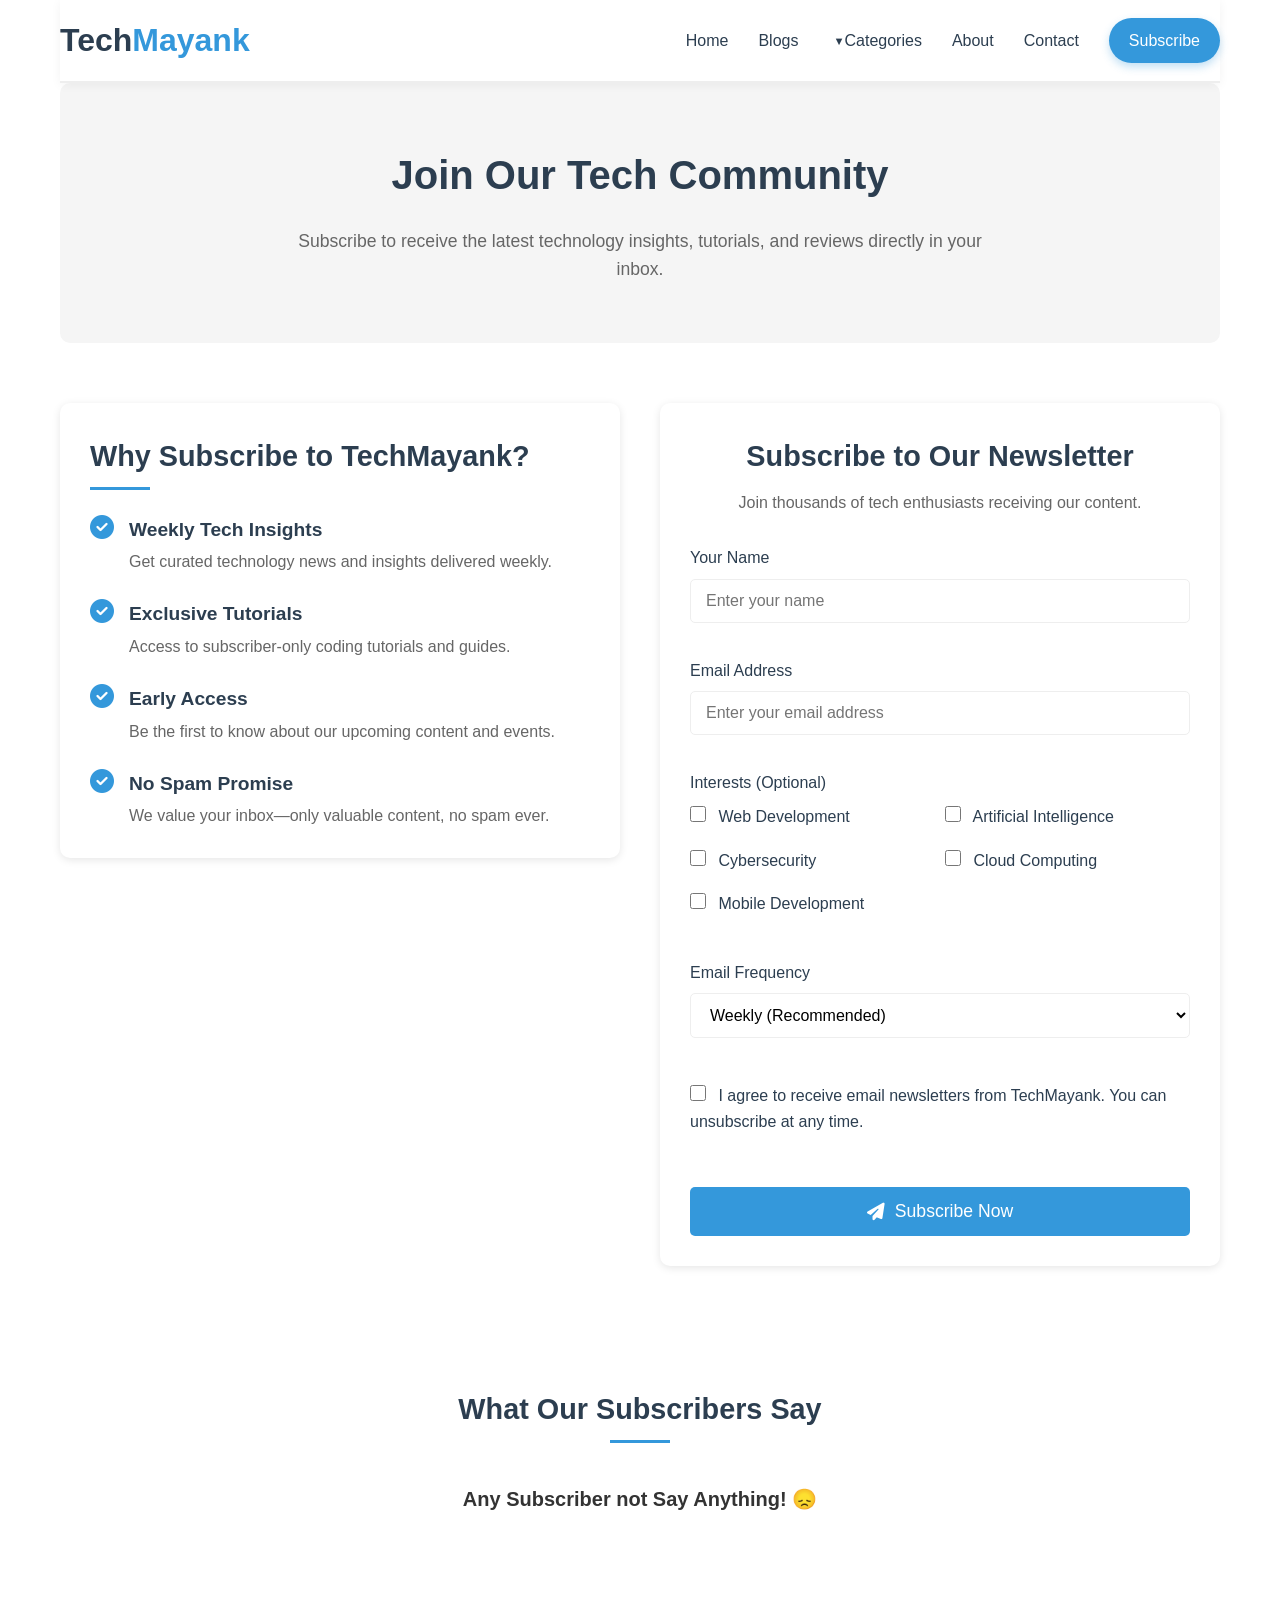
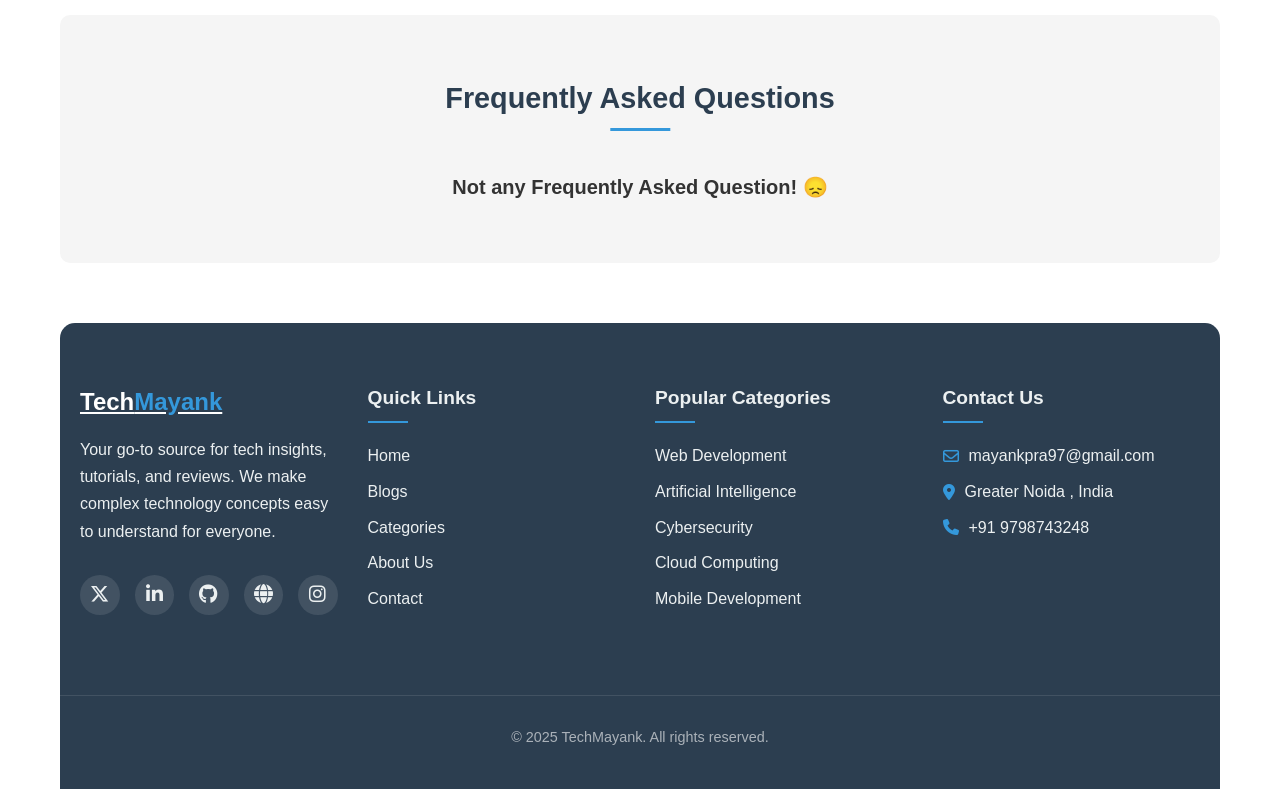
<file: subscribe.html>
<!DOCTYPE html>
<html lang="en">
<head>
    <meta charset="UTF-8">
    <meta name="viewport" content="width=device-width, initial-scale=1.0">
    <title>Subscribe - TechMayank</title>
    <meta name="description" content="Subscribe to TechMayank newsletter and stay updated with the latest technology trends and tutorials.">
    <meta name="keywords" content="tech newsletter, subscribe, technology updates, tech blog">
    <meta name="author" content="Mayank">
    
    <!-- Open Graph / Social Media Meta Tags -->
    <meta property="og:title" content="Subscribe to TechMayank Newsletter">
    <meta property="og:description" content="Get the latest tech updates, tutorials, and insights delivered directly to your inbox.">
    <meta property="og:type" content="website">
    <meta property="og:url" content="https://techmayank.com/subscribe.html">
    
    <!-- Favicon - Replace with your own -->
    <link rel="icon" href="/favicon-32x32.png" type="fav-icon">
    
    <!-- Font Awesome for icons -->
    <link rel="stylesheet" href="https://cdnjs.cloudflare.com/ajax/libs/font-awesome/6.4.2/css/all.min.css">
    <link rel="stylesheet" href="styles.css">
    <link rel="stylesheet" href="sup.css">
</head>
<body>
    <header id="main-header">
        <nav>
            <a href="index.html" class="logo">Tech<span>Mayank</span></a>
            <button class="mobile-menu-btn">☰</button>
            <ul class="nav-links">
                <li><a href="index.html">Home</a></li>
                <li><a href="blogs.html">Blogs</a></li>
                <li class="dropdown">
                    <a href="">Categories</a>
                    <div class="dropdown-content">
                        <a href="category-webdev.html">Web Development</a>
                        <a href="category-ai.html">Artificial Intelligence</a>
                        <a href="category-cybersecurity.html">Cybersecurity</a>
                        <a href="category-iot.html">IoT</a>
                        <a href="category-mobile.html">Mobile Development</a>
                        <a href="category-cloud.html">Cloud Computing</a>
                    </div>
                </li>
                <li><a href="about.html">About</a></li>
                <li><a href="contact.html">Contact</a></li>
                <li><a href="subscribe.html" class="subscribe-btn">Subscribe</a></li>
            </ul>
        </nav>
    </header>
    
    <main>
        <section class="subscribe-hero">
            <h1>Join Our Tech Community</h1>
            <p>Subscribe to receive the latest technology insights, tutorials, and reviews directly in your inbox.</p>
        </section>
        
        <section class="subscribe-section">
            <div class="subscribe-container">
                <div class="subscribe-benefits">
                    <h2>Why Subscribe to TechMayank?</h2>
                    <ul class="benefits-list">
                        <li>
                            <i class="fas fa-check-circle"></i>
                            <div>
                                <h3>Weekly Tech Insights</h3>
                                <p>Get curated technology news and insights delivered weekly.</p>
                            </div>
                        </li>
                        <li>
                            <i class="fas fa-check-circle"></i>
                            <div>
                                <h3>Exclusive Tutorials</h3>
                                <p>Access to subscriber-only coding tutorials and guides.</p>
                            </div>
                        </li>
                        <li>
                            <i class="fas fa-check-circle"></i>
                            <div>
                                <h3>Early Access</h3>
                                <p>Be the first to know about our upcoming content and events.</p>
                            </div>
                        </li>
                        <li>
                            <i class="fas fa-check-circle"></i>
                            <div>
                                <h3>No Spam Promise</h3>
                                <p>We value your inbox—only valuable content, no spam ever.</p>
                            </div>
                        </li>
                    </ul>
                </div>
                
                <div class="subscription-form-container">
                    <div class="form-header">
                        <h2>Subscribe to Our Newsletter</h2>
                        <p>Join thousands of tech enthusiasts receiving our content.</p>
                    </div>
                    
                    <form id="newsletter-form" class="subscription-form">
                        <div class="form-group">
                            <label for="name">Your Name</label>
                            <input type="text" id="name" name="name" placeholder="Enter your name" required>
                        </div>
                        
                        <div class="form-group">
                            <label for="email">Email Address</label>
                            <input type="email" id="email" name="email" placeholder="Enter your email address" required>
                        </div>
                        
                        <div class="form-group">
                            <label>Interests (Optional)</label>
                            <div class="checkbox-group">
                                <label class="checkbox-label">
                                    <input type="checkbox" name="interests" value="web-development"> Web Development
                                </label>
                                <label class="checkbox-label">
                                    <input type="checkbox" name="interests" value="artificial-intelligence"> Artificial Intelligence
                                </label>
                                <label class="checkbox-label">
                                    <input type="checkbox" name="interests" value="cybersecurity"> Cybersecurity
                                </label>
                                <label class="checkbox-label">
                                    <input type="checkbox" name="interests" value="cloud-computing"> Cloud Computing
                                </label>
                                <label class="checkbox-label">
                                    <input type="checkbox" name="interests" value="mobile-development"> Mobile Development
                                </label>
                            </div>
                        </div>
                        
                        <div class="form-group frequency-select">
                            <label for="frequency">Email Frequency</label>
                            <select id="frequency" name="frequency">
                                <option value="weekly">Weekly (Recommended)</option>
                                <option value="biweekly">Bi-Weekly</option>
                                <option value="monthly">Monthly</option>
                            </select>
                        </div>
                        
                        <div class="form-group consent-checkbox">
                            <label class="checkbox-label">
                                <input type="checkbox" name="consent" required>
                                I agree to receive email newsletters from TechMayank. You can unsubscribe at any time.
                            </label>
                        </div>
                        
                        <button type="submit" class="btn subscribe-submit-btn">
                            <i class="fas fa-paper-plane"></i> Subscribe Now
                        </button>
                    </form>
                    
                    <div id="subscription-success" class="subscription-message success-message" style="display: none;">
                        <i class="fas fa-check-circle"></i>
                        <h3>Thank You for Subscribing!</h3>
                        <p>We've sent a confirmation email to your inbox. Please check and confirm your subscription.</p>
                    </div>
                    
                    <div id="subscription-error" class="subscription-message error-message" style="display: none;">
                        <i class="fas fa-exclamation-circle"></i>
                        <h3>Something Went Wrong</h3>
                        <p>We couldn't process your subscription. Please try again later or contact us for assistance.</p>
                    </div>
                </div>
            </div>
        </section>
        
        <section class="testimonials-section">
            <h2>What Our Subscribers Say</h2>
            <div style="text-align: center; font-size: 20px; font-weight: bold;">
                Any Subscriber not Say Anything! 😞
            </div>
            <!-- <div class="testimonials-container">
                <div class="testimonial-card">
                    <div class="testimonial-content">
                        <p>"The weekly newsletters from TechMayank have become my go-to source for staying updated with the tech world. The content is always relevant and easy to understand."</p>
                    </div>
                    <div class="testimonial-author">
                        <img src="/api/placeholder/60/60" alt="Subscriber" class="testimonial-img">
                        <div class="author-details">
                            <h4>Rahul Sharma</h4>
                            <p>Web Developer</p>
                        </div>
                    </div>
                </div>
                
                <div class="testimonial-card">
                    <div class="testimonial-content">
                        <p>"I love how TechMayank breaks down complex tech concepts into simple, digestible content. The tutorials have helped me improve my coding skills tremendously!"</p>
                    </div>
                    <div class="testimonial-author">
                        <img src="/api/placeholder/60/60" alt="Subscriber" class="testimonial-img">
                        <div class="author-details">
                            <h4>Priya Patel</h4>
                            <p>Software Engineer</p>
                        </div>
                    </div>
                </div>
                
                <div class="testimonial-card">
                    <div class="testimonial-content">
                        <p>"The exclusive content for subscribers is worth every penny. I've learned so much about AI and machine learning through TechMayank's in-depth guides."</p>
                    </div>
                    <div class="testimonial-author">
                        <img src="/api/placeholder/60/60" alt="Subscriber" class="testimonial-img">
                        <div class="author-details">
                            <h4>Arjun Mehta</h4>
                            <p>AI Enthusiast</p>
                        </div>
                    </div>
                </div>
            </div> -->
        </section>
        
        <section class="faq-section">
            <h2>Frequently Asked Questions</h2>
            <!-- <div class="faq-container">
                <div class="faq-item">
                    <div class="faq-question">
                        <h3>How often will I receive emails?</h3>
                        <button class="faq-toggle"><i class="fas fa-chevron-down"></i></button>
                    </div>
                    <div class="faq-answer">
                        <p>You can choose your preferred frequency during signup - weekly, bi-weekly, or monthly. You can change this preference anytime by updating your subscription settings.</p>
                    </div>
                </div>
                
                <div class="faq-item">
                    <div class="faq-question">
                        <h3>Can I unsubscribe at any time?</h3>
                        <button class="faq-toggle"><i class="fas fa-chevron-down"></i></button>
                    </div>
                    <div class="faq-answer">
                        <p>Absolutely! Every email includes an unsubscribe link at the bottom that lets you opt-out with just one click.</p>
                    </div>
                </div>
                
                <div class="faq-item">
                    <div class="faq-question">
                        <h3>Is my email address safe with you?</h3>
                        <button class="faq-toggle"><i class="fas fa-chevron-down"></i></button>
                    </div>
                    <div class="faq-answer">
                        <p>Yes, we take your privacy seriously. We will never share your email address with third parties. Check our <a href="privacy-policy.html">Privacy Policy</a> for more details.</p>
                    </div>
                </div>
                
                <div class="faq-item">
                    <div class="faq-question">
                        <h3>What type of content will I receive?</h3>
                        <button class="faq-toggle"><i class="fas fa-chevron-down"></i></button>
                    </div>
                    <div class="faq-answer">
                        <p>You'll receive tech news roundups, coding tutorials, technology insights, and exclusive content based on the interests you select during signup.</p>
                    </div>
                </div>
            </div> -->
            <div style="text-align: center; font-size: 20px; font-weight: bold;">
                Not any Frequently Asked Question! 😞
            </div>
        </section>
    </main>
    
    <footer>
        <div class="footer-content">
            <div class="footer-section footer-about">
                <a href="index.html" class="footer-logo">Tech<span>Mayank</span></a>
                <p>Your go-to source for tech insights, tutorials, and reviews. We make complex technology concepts easy to understand for everyone.</p>
                <div class="social-links">
                    <a href="https://x.com/Mayank_Pras" class="social-icon twitter" aria-label="Twitter"><i class="fab fa-x-twitter"></i></a>
                    <a href="https://www.linkedin.com/in/mitthu-kumar/" class="social-icon linkedin" aria-label="LinkedIn"><i class="fab fa-linkedin-in"></i></a>
                    <a href="https://github.com/mkshahi22" class="social-icon github" aria-label="GitHub"><i class="fab fa-github"></i></a>
                    <a href="https://techmayank.netlify.app/" class="social-icon website" aria-label="Website"><i class="fas fa-globe"></i></a>
                    <a href="https://www.instagram.com/shahi_jii_22/?next=%2F" class="social-icon instagram" aria-label="Instagram"><i class="fab fa-instagram"></i></a>
                </div>
            </div>
            
            <div class="footer-section">
                <h3>Quick Links</h3>
                <ul class="footer-links">
                    <li><a href="index.html">Home</a></li>
                    <li><a href="blogs.html">Blogs</a></li>
                    <li><a href="categories.html">Categories</a></li>
                    <li><a href="about.html">About Us</a></li>
                    <li><a href="contact.html">Contact</a></li>
                </ul>
            </div>
            
            <div class="footer-section">
                <h3>Popular Categories</h3>
                <ul class="footer-links">
                    <li><a href="category-webdev.html">Web Development</a></li>
                    <li><a href="category-ai.html">Artificial Intelligence</a></li>
                    <li><a href="category-cybersecurity.html">Cybersecurity</a></li>
                    <li><a href="category-cloud.html">Cloud Computing</a></li>
                    <li><a href="category-mobile.html">Mobile Development</a></li>
                </ul>
            </div>
            
            <div class="footer-section footer-contact">
                <h3>Contact Us</h3>
                <p><i class="far fa-envelope"></i> mayankpra97@gmail.com</p>
                <p><i class="fas fa-map-marker-alt"></i> Greater Noida , India</p>
                <p><i class="fas fa-phone"></i> +91 9798743248</p>
            </div>
        </div>
        
        <div class="copyright">
            <p>&copy; 2025 TechMayank. All rights reserved.</p>
        </div>
    </footer>
    
    <script>
        document.addEventListener('DOMContentLoaded', function() {
            // Mobile menu toggle
            const menuBtn = document.querySelector('.mobile-menu-btn');
            const navLinks = document.querySelector('.nav-links');
            
            menuBtn.addEventListener('click', function() {
                navLinks.classList.toggle('active');
            });
            
            // Mobile dropdown toggle
            const dropdowns = document.querySelectorAll('.dropdown');
            
            dropdowns.forEach(dropdown => {
                const dropdownLink = dropdown.querySelector('a');
                
                if (window.innerWidth <= 768) {
                    dropdownLink.addEventListener('click', function(e) {
                        e.preventDefault();
                        dropdown.classList.toggle('active');
                    });
                }
            });
            
            // Close menu when clicking outside
            document.addEventListener('click', function(event) {
                if (!event.target.closest('nav') && !event.target.closest('.mobile-menu-btn')) {
                    navLinks.classList.remove('active');
                }
            });
            
            // Navbar scroll effect
            window.addEventListener('scroll', function() {
                const header = document.getElementById('main-header');
                if (window.scrollY > 50) {
                    header.classList.add('scrolled');
                } else {
                    header.classList.remove('scrolled');
                }
            });
            
            // FAQ accordion functionality
            const faqItems = document.querySelectorAll('.faq-item');
            
            faqItems.forEach(item => {
                const question = item.querySelector('.faq-question');
                const answer = item.querySelector('.faq-answer');
                const toggle = item.querySelector('.faq-toggle');
                
                question.addEventListener('click', function() {
                    // Close all other FAQs
                    faqItems.forEach(otherItem => {
                        if (otherItem !== item && otherItem.classList.contains('active')) {
                            otherItem.classList.remove('active');
                            otherItem.querySelector('.faq-answer').style.maxHeight = '0px';
                            otherItem.querySelector('.faq-toggle i').classList.remove('fa-chevron-up');
                            otherItem.querySelector('.faq-toggle i').classList.add('fa-chevron-down');
                        }
                    });
                    
                    // Toggle current FAQ
                    item.classList.toggle('active');
                    
                    if (item.classList.contains('active')) {
                        answer.style.maxHeight = answer.scrollHeight + 'px';
                        toggle.querySelector('i').classList.remove('fa-chevron-down');
                        toggle.querySelector('i').classList.add('fa-chevron-up');
                    } else {
                        answer.style.maxHeight = '0px';
                        toggle.querySelector('i').classList.remove('fa-chevron-up');
                        toggle.querySelector('i').classList.add('fa-chevron-down');
                    }
                });
            });
            
            // Form submission
            const newsletterForm = document.getElementById('newsletter-form');
            const successMessage = document.getElementById('subscription-success');
            const errorMessage = document.getElementById('subscription-error');
            
            newsletterForm.addEventListener('submit', function(e) {
                e.preventDefault();
                
                // Here you would normally send the form data to your backend or service like Mailchimp
                // For now, we'll simulate a successful submission
                
                const formData = new FormData(newsletterForm);
                // Convert form data to an object
                const formObject = {};
                formData.forEach((value, key) => {
                    if (formObject[key]) {
                        if (!Array.isArray(formObject[key])) {
                            formObject[key] = [formObject[key]];
                        }
                        formObject[key].push(value);
                    } else {
                        formObject[key] = value;
                    }
                });
                
                console.log('Form data:', formObject);
                
                // Simulate API call
                setTimeout(() => {
                    // Show success message (in a real app, this would be in the .then() of your fetch call)
                    newsletterForm.style.display = 'none';
                    successMessage.style.display = 'block';
                    
                    // For demonstration - reset form after 5 seconds
                    // In a real app, you might redirect or keep the success message
                    setTimeout(() => {
                        // Reset the form
                        newsletterForm.reset();
                        // Hide success message
                        successMessage.style.display = 'none';
                        // Show form again
                        newsletterForm.style.display = 'block';
                    }, 5000);
                    
                    // You can also implement error handling:
                    // errorMessage.style.display = 'block';
                }, 1000);
                
                // In a real app, you would have code like this:
                /*
                fetch('https://your-api-endpoint.com/subscribe', {
                    method: 'POST',
                    body: formData,
                })
                .then(response => {
                    if (!response.ok) {
                        throw new Error('Network response was not ok');
                    }
                    return response.json();
                })
                .then(data => {
                    newsletterForm.style.display = 'none';
                    successMessage.style.display = 'block';
                })
                .catch(error => {
                    console.error('Error:', error);
                    errorMessage.style.display = 'block';
                });
                */
            });
        });
    </script>
</body>
</html>
</file>
<file: styles.css>
/* Base Styles */
        :root {
            --bg-color: #ffffff;
            --text-color: #333333;
            --accent-color: #3498db;
            --secondary-color: #2c3e50;
            --light-gray: #f5f5f5;
            --border-color: #eeeeee;
            --card-shadow: 0 2px 8px rgba(0,0,0,0.1);
            --font-main: -apple-system, BlinkMacSystemFont, 'Segoe UI', Roboto, Oxygen, Ubuntu, Cantarell, 'Open Sans', 'Helvetica Neue', sans-serif;
            --hover-color: #2980b9;
            --dropdown-bg: #ffffff;
            --dropdown-shadow: 0 5px 15px rgba(0,0,0,0.1);
            --footer-bg: #2c3e50;
            --footer-text: #ecf0f1;
            --social-hover: #3498db;
        }
        
        * {
            margin: 0;
            padding: 0;
            box-sizing: border-box;
        }
        
        body {
            font-family: var(--font-main);
            line-height: 1.6;
            color: var(--text-color);
            background-color: var(--bg-color);
            max-width: 1200px;
            margin: 0 auto;
            padding: 0 20px;
        }
        
        /* Improved Header & Navbar */
        header {
            padding: 15px 0;
            border-bottom: 2px solid var(--border-color);
            position: sticky;
            top: 0;
            background-color: var(--bg-color);
            z-index: 1000;
            box-shadow: 0 2px 10px rgba(0,0,0,0.05);
            transition: all 0.3s ease;
        }
        
        header.scrolled {
            padding: 10px 0;
        }
        
        .logo {
            font-size: 2rem;
            font-weight: 700;
            color: var(--secondary-color);
            text-decoration: none;
            transition: all 0.3s;
            display: flex;
            align-items: center;
        }
        
        .logo:hover {
            color: var(--accent-color);
            transform: scale(1.05);
        }
        
        .logo span {
            color: var(--accent-color);
        }
        
        nav {
            display: flex;
            justify-content: space-between;
            align-items: center;
        }
        
        .nav-links {
            display: flex;
            list-style: none;
            align-items: center;
        }
        
        .nav-links li {
            margin-left: 30px;
            position: relative;
        }
        
        .nav-links a {
            color: var(--secondary-color);
            text-decoration: none;
            font-weight: 500;
            transition: all 0.3s;
            padding: 10px 0;
            display: block;
            position: relative;
            font-size: 1rem;
        }
        
        .nav-links a:hover {
            color: var(--accent-color);
            transform: translateY(-2px);
        }
        
        .nav-links a::after {
            content: '';
            position: absolute;
            bottom: 0;
            left: 0;
            width: 0;
            height: 2px;
            background-color: var(--accent-color);
            transition: width 0.3s;
        }
        
        .nav-links a:hover::after {
            width: 100%;
        }
        
        .dropdown {
            position: relative;
            cursor: pointer;
        }
        
        .dropdown > a::before {
            content: '▼';
            font-size: 0.7em;
            margin-left: 5px;
            vertical-align: middle;
            transition: transform 0.3s;
        }
        
        .dropdown:hover > a::before {
            transform: rotate(180deg);
        }
        
        .dropdown-content {
            visibility: hidden;
            opacity: 0;
            position: absolute;
            top: 100%;
            left: 0;
            background-color: var(--dropdown-bg);
            min-width: 200px;
            box-shadow: var(--dropdown-shadow);
            border-radius: 8px;
            z-index: 10;
            overflow: hidden;
            transform: translateY(10px);
            transition: all 0.3s ease;
        }
        
        .dropdown-content a {
            color: var(--secondary-color);
            padding: 12px 16px;
            text-decoration: none;
            display: block;
            transition: all 0.3s;
            border-left: 3px solid transparent;
        }
        
        .dropdown-content a:hover {
            background-color: var(--light-gray);
            color: var(--accent-color);
            border-left: 3px solid var(--accent-color);
            transform: translateX(5px);
        }
        
        .dropdown:hover .dropdown-content {
            visibility: visible;
            opacity: 1;
            transform: translateY(0);
        }
        
        .subscribe-btn {
            background-color: var(--accent-color);
            color: white !important;
            padding: 10px 20px !important;
            border-radius: 50px;
            transition: all 0.3s;
            box-shadow: 0 4px 8px rgba(52, 152, 219, 0.3);
        }
        
        .subscribe-btn:hover {
            background-color: var(--hover-color);
            transform: translateY(-3px) !important;
            text-decoration: none;
            box-shadow: 0 6px 12px rgba(52, 152, 219, 0.4);
        }
        
        .subscribe-btn:active {
            transform: translateY(-1px) !important;
        }
        
        .mobile-menu-btn {
            display: none;
            background: none;
            border: none;
            font-size: 1.5rem;
            cursor: pointer;
            color: var(--secondary-color);
            transition: color 0.3s;
        }
        
        .mobile-menu-btn:hover {
            color: var(--accent-color);
        }
        
        .hero {
            padding: 60px 0;
            display: flex;
            flex-direction: column;
            align-items: center;
            text-align: center;
        }
        
        .hero h1 {
            font-size: 2.5rem;
            margin-bottom: 20px;
            color: var(--secondary-color);
        }
        
        .hero p {
            font-size: 1.1rem;
            max-width: 700px;
            margin-bottom: 30px;
            color: #666;
        }
        
        .featured-posts {
            padding: 40px 0;
        }
        
        .section-title {
            font-size: 1.8rem;
            margin-bottom: 30px;
            color: var(--secondary-color);
            position: relative;
            padding-bottom: 10px;
        }
        
        .section-title::after {
            content: '';
            position: absolute;
            left: 0;
            bottom: 0;
            width: 60px;
            height: 3px;
            background-color: var(--accent-color);
        }
        
        .posts-grid {
            display: grid;
            grid-template-columns: repeat(auto-fill, minmax(300px, 1fr));
            gap: 30px;
        }
        
        .post-card {
            background-color: var(--bg-color);
            border-radius: 8px;
            overflow: hidden;
            box-shadow: var(--card-shadow);
            transition: transform 0.3s, box-shadow 0.3s;
        }
        
        .post-card:hover {
            transform: translateY(-5px);
            box-shadow: 0 5px 15px rgba(0,0,0,0.1);
        }
        
        .post-img {
            width: 100%;
            height: 180px;
            object-fit: cover;
        }
        
        .post-content {
            padding: 20px;
        }
        
        .post-category {
            font-size: 0.8rem;
            color: var(--accent-color);
            text-transform: uppercase;
            letter-spacing: 1px;
            font-weight: 600;
            margin-bottom: 8px;
        }
        
        .post-title {
            font-size: 1.2rem;
            margin-bottom: 10px;
            color: var(--secondary-color);
        }
        
        .post-title a {
            color: inherit;
            text-decoration: none;
        }
        
        .post-excerpt {
            font-size: 0.95rem;
            color: #666;
            margin-bottom: 15px;
        }
        
        .post-meta {
            display: flex;
            align-items: center;
            font-size: 0.85rem;
            color: #888;
        }
        
        .post-date {
            margin-right: 15px;
        }
        
        .cta-section {
            padding: 40px 0;
            text-align: center;
            background-color: var(--light-gray);
            border-radius: 8px;
            margin: 40px 0;
        }
        
        .cta-section h2 {
            font-size: 1.8rem;
            margin-bottom: 20px;
            color: var(--secondary-color);
        }
        
        .cta-section p {
            max-width: 700px;
            margin: 0 auto 25px;
            color: #666;
        }
        
        .newsletter-form {
            display: flex;
            justify-content: center;
            max-width: 500px;
            margin: 0 auto;
        }
        
        .newsletter-input {
            padding: 12px 20px;
            width: 70%;
            border: 1px solid var(--border-color);
            border-radius: 50px 0 0 50px;
            font-size: 0.95rem;
            transition: all 0.3s;
        }
        
        .newsletter-input:focus {
            outline: none;
            border-color: var(--accent-color);
            box-shadow: 0 0 0 2px rgba(52, 152, 219, 0.2);
        }
        
        .btn {
            display: inline-block;
            padding: 12px 25px;
            background-color: var(--accent-color);
            color: white;
            border: none;
            border-radius: 5px;
            text-decoration: none;
            font-weight: 500;
            transition: all 0.3s;
            cursor: pointer;
        }
        
        .btn-submit {
            border-radius: 0 50px 50px 0;
            padding: 12px 30px;
        }
        
        .btn:hover {
            background-color: var(--hover-color);
            transform: translateY(-2px);
            box-shadow: 0 4px 8px rgba(0,0,0,0.1);
        }
        
        .btn:active {
            transform: translateY(0);
        }
        
        /* Improved Footer */
        footer {
            padding: 60px 0 40px;
            margin-top: 60px;
            background-color: var(--footer-bg);
            color: var(--footer-text);
            border-radius: 15px 15px 0 0;
        }
        
        .footer-content {
            display: grid;
            grid-template-columns: repeat(auto-fit, minmax(250px, 1fr));
            gap: 30px;
            max-width: 1160px;
            margin: 0 auto;
            padding: 0 20px;
        }
        
        .footer-section {
            margin-bottom: 20px;
        }
        
        .footer-section h3 {
            font-size: 1.2rem;
            margin-bottom: 20px;
            position: relative;
            padding-bottom: 10px;
        }
        
        .footer-section h3::after {
            content: '';
            position: absolute;
            left: 0;
            bottom: 0;
            width: 40px;
            height: 2px;
            background-color: var(--accent-color);
        }
        
        .footer-links {
            list-style: none;
        }
        
        .footer-links li {
            margin-bottom: 10px;
        }
        
        .footer-links a {
            color: var(--footer-text);
            text-decoration: none;
            transition: all 0.3s;
            display: inline-block;
        }
        
        .footer-links a:hover {
            color: var(--accent-color);
            transform: translateX(5px);
        }
        
        .footer-contact p {
            margin-bottom: 10px;
            display: flex;
            align-items: center;
        }
        
        .footer-contact i {
            margin-right: 10px;
            color: var(--accent-color);
        }
        
        /* Enhanced Social Media Links */
        .social-links {
            display: flex;
            gap: 15px;
            margin: 30px 0;
        }
        
        .social-icon {
            display: flex;
            align-items: center;
            justify-content: center;
            width: 40px;
            height: 40px;
            background-color: rgba(255, 255, 255, 0.1);
            color: var(--footer-text);
            border-radius: 50%;
            transition: all 0.3s;
            text-decoration: none;
            font-size: 1.2rem;
        }
        
        .social-icon:hover {
            background-color: var(--accent-color);
            color: white;
            transform: translateY(-5px) scale(1.1);
            box-shadow: 0 5px 15px rgba(52, 152, 219, 0.4);
        }
        
        .x-twitter:hover {
            background-color: #000; /* Updated for Twitter (X) */
        }
        
        .linkedin:hover {
            background-color: #0077B5;
        }
        
        .github:hover {
            background-color: #333;
        }
        
        .website:hover {
            background-color: #4CAF50; /* Green shade for website */
        }
        
        .instagram:hover {
            background: linear-gradient(45deg, #405DE6, #5851DB, #833AB4, #C13584, #E1306C, #FD1D1D);
        }
        
        
        .copyright {
            text-align: center;
            padding-top: 30px;
            margin-top: 30px;
            border-top: 1px solid rgba(255, 255, 255, 0.1);
            font-size: 0.9rem;
            color: rgba(255, 255, 255, 0.6);
        }
        
        .footer-logo {
            font-size: 1.5rem;
            font-weight: 700;
            color: white;
            margin-bottom: 15px;
            display: inline-block;
        }
        
        .footer-logo span {
            color: var(--accent-color);
        }
        
        .footer-about p {
            margin-bottom: 20px;
            line-height: 1.7;
        }
        
        /* Responsive Design */
        @media (max-width: 768px) {
            nav {
                position: relative;
            }
            
            .mobile-menu-btn {
                display: block;
            }
            
            .nav-links {
                display: none;
                position: absolute;
                top: 100%;
                left: 0;
                right: 0;
                background-color: var(--bg-color);
                flex-direction: column;
                padding: 20px;
                box-shadow: var(--card-shadow);
                z-index: 10;
                align-items: flex-start;
                border-radius: 0 0 10px 10px;
            }
            
            .nav-links.active {
                display: flex;
                animation: slideDown 0.4s ease;
            }
            
            @keyframes slideDown {
                from {
                    opacity: 0;
                    transform: translateY(-20px);
                }
                to {
                    opacity: 1;
                    transform: translateY(0);
                }
            }
            
            .nav-links li {
                margin: 10px 0;
                margin-left: 0;
                width: 100%;
            }
            
            .nav-links a {
                padding: 12px 0;
            }
            
            .dropdown-content {
                position: static;
                box-shadow: none;
                margin-left: 20px;
                width: 90%;
                display: none;
                margin-top: 10px;
                background-color: var(--light-gray);
                border-radius: 5px;
                transform: none;
            }
            
            .dropdown.active .dropdown-content {
                display: block;
                visibility: visible;
                opacity: 1;
            }
            
            .hero {
                padding: 40px 0;
            }
            
            .hero h1 {
                font-size: 2rem;
            }
            
            .posts-grid {
                grid-template-columns: 1fr;
            }
            
            .post-card {
                max-width: 100%;
            }
            
            .newsletter-form {
                flex-direction: column;
                width: 100%;
            }
            
            .newsletter-input {
                width: 100%;
                border-radius: 50px;
                margin-bottom: 10px;
            }
            
            .btn-submit {
                border-radius: 50px;
                width: 100%;
            }
            
            .footer-content {
                grid-template-columns: 1fr;
                text-align: center;
            }
            
            .footer-section h3::after {
                left: 50%;
                transform: translateX(-50%);
            }
            
            .footer-links a:hover {
                transform: none;
            }
            
            .social-links {
                justify-content: center;
            }
            
            .footer-contact p {
                justify-content: center;
            }
        }
        
        @media (max-width: 480px) {
            .hero h1 {
                font-size: 1.8rem;
            }
            
            .section-title {
                font-size: 1.5rem;
            }
            
            .logo {
                font-size: 1.7rem;
            }
        }

/* Newsletter form styling improvements */
.newsletter-form {
    display: flex;
    justify-content: center;
    max-width: 500px;
    margin: 0 auto;
    position: relative;
  }
  
  .newsletter-input {
    padding: 14px 20px;
    width: 70%;
    border: 1px solid var(--border-color, #eeeeee);
    border-radius: 50px 0 0 50px;
    font-size: 1rem;
    transition: all 0.3s ease;
    box-shadow: 0 2px 8px rgba(0, 0, 0, 0.05);
  }
  
  .newsletter-input:focus {
    outline: none;
    border-color: var(--accent-color, #3498db);
    box-shadow: 0 0 0 3px rgba(52, 152, 219, 0.25);
  }
  
  .btn-submit {
    border-radius: 0 50px 50px 0;
    padding: 14px 30px;
    font-weight: 600;
    letter-spacing: 0.5px;
    background-color: var(--accent-color, #3498db);
    color: white;
    border: none;
    cursor: pointer;
    transition: all 0.3s ease;
    position: relative;
    min-width: 120px;
  }
  
  .btn-submit:hover {
    background-color: var(--accent-hover, #2980b9);
  }
  
  /* Response Messages - Centered positioning */
  #mce-success-response, 
  #mce-error-response, 
  .subscribe-message {
    margin: 20px auto 0;
    padding: 15px;
    border-radius: 8px;
    text-align: center;
    font-weight: 500;
    max-width: 500px;
    animation: fadeIn 0.5s ease-in-out;
    box-shadow: 0 2px 6px rgba(0, 0, 0, 0.1);
    position: absolute;
    left: 0;
    right: 0;
    top: 100%;
  }
  
  #mce-success-response {
    color: #4CAF50;
    background-color: rgba(76, 175, 80, 0.12);
    border-left: 4px solid #4CAF50;
  }
  
  #mce-error-response {
    color: #f44336;
    background-color: rgba(244, 67, 54, 0.12);
    border-left: 4px solid #f44336;
  }
  
  .subscribe-message {
    color: #4CAF50;
    background-color: rgba(76, 175, 80, 0.12);
    border-left: 4px solid #4CAF50;
  }
  
  /* Loading state */
  .btn-submit.loading {
    background-color: #2980b9;
    color: transparent;
  }
  
  .btn-submit.loading::after {
    content: "";
    position: absolute;
    width: 20px;
    height: 20px;
    top: 50%;
    left: 50%;
    margin-left: -10px;
    margin-top: -10px;
    border: 2px solid rgba(255, 255, 255, 0.3);
    border-radius: 50%;
    border-top-color: #fff;
    animation: spin 0.8s linear infinite;
  }
  
  /* Animations */
  @keyframes spin {
    to { transform: rotate(360deg); }
  }
  
  @keyframes fadeIn {
    from {
      opacity: 0;
      transform: translateY(-10px);
    }
    to {
      opacity: 1;
      transform: translateY(0);
    }
  }
  
  /* Responsive design */
  @media (max-width: 768px) {
    .newsletter-form {
      flex-direction: column;
      width: 100%;
      max-width: 90%;
    }
    
    .newsletter-input {
      width: 100%;
      margin-bottom: 15px;
      border-radius: 50px;
      padding: 16px 20px;
    }
    
    .btn-submit {
      width: 100%;
      border-radius: 50px;
      padding: 16px 30px;
    }
    
    #mce-success-response, 
    #mce-error-response, 
    .subscribe-message {
      position: static;
      padding: 12px;
      margin-top: 15px;
      width: 100%;
    }
  }
  
  /* Small screens */
  @media (max-width: 480px) {
    .newsletter-input {
      padding: 14px 16px;
      font-size: 0.95rem;
    }
    
    .btn-submit {
      padding: 14px 20px;
      font-size: 0.95rem;
    }
  }
/* Response Messages */
#mce-success-response,
#mce-error-response,
.subscribe-message {
    margin: 20px auto 0;
    padding: 15px;
    border-radius: 8px;
    text-align: center;
    font-weight: 500;
    max-width: 500px;
    animation: fadeIn 0.5s ease-in-out;
    box-shadow: 0 2px 6px rgba(0, 0, 0, 0.1);
}

#mce-success-response {
    color: #4CAF50;
    background-color: rgba(76, 175, 80, 0.12);
    border-left: 4px solid #4CAF50;
}

#mce-error-response {
    color: #f44336;
    background-color: rgba(244, 67, 54, 0.12);
    border-left: 4px solid #f44336;
}

.subscribe-message {
    color: #4CAF50;
    background-color: rgba(76, 175, 80, 0.12);
    border-left: 4px solid #4CAF50;
}

/* Loading state */
.btn-submit.loading {
    background-color: #2980b9;
    color: transparent;
}

.btn-submit.loading::after {
    content: "";
    position: absolute;
    width: 20px;
    height: 20px;
    top: 50%;
    left: 50%;
    margin-left: -10px;
    margin-top: -10px;
    border: 2px solid rgba(255, 255, 255, 0.3);
    border-radius: 50%;
    border-top-color: #fff;
    animation: spin 0.8s linear infinite;
}

/* Animations */
@keyframes spin {
    to { transform: rotate(360deg); }
}

@keyframes fadeIn {
    from {
        opacity: 0;
        transform: translateY(-10px);
    }
    to {
        opacity: 1;
        transform: translateY(0);
    }
}

/* Responsive design */
@media (max-width: 768px) {
    .newsletter-form {
        flex-direction: column;
        width: 100%;
        max-width: 90%;
    }
    
    .newsletter-input {
        width: 100%;
        margin-bottom: 15px;
        border-radius: 50px;
        padding: 16px 20px;
    }
    
    .btn-submit {
        width: 100%;
        border-radius: 50px;
        padding: 16px 30px;
    }
    
    #mce-success-response,
    #mce-error-response,
    .subscribe-message {
        padding: 12px;
        margin-top: 15px;
        width: 100%;
    }
}

/* Small screens */
@media (max-width: 480px) {
    .newsletter-input {
        padding: 14px 16px;
        font-size: 0.95rem;
    }
    
    .btn-submit {
        padding: 14px 20px;
        font-size: 0.95rem;
    }
}
</file>
<file: blogs.css>
/* Base Styles */
       :root {
        --bg-color: #ffffff;
        --text-color: #333333;
        --accent-color: #3498db;
        --secondary-color: #2c3e50;
        --light-gray: #f5f5f5;
        --border-color: #eeeeee;
        --card-shadow: 0 2px 8px rgba(0,0,0,0.1);
        --font-main: -apple-system, BlinkMacSystemFont, 'Segoe UI', Roboto, Oxygen, Ubuntu, Cantarell, 'Open Sans', 'Helvetica Neue', sans-serif;
        --hover-color: #2980b9;
        --dropdown-bg: #ffffff;
        --dropdown-shadow: 0 5px 15px rgba(0,0,0,0.1);
        --footer-bg: #2c3e50;
        --footer-text: #ecf0f1;
        --social-hover: #3498db;
        --tag-bg: #f0f7fc;
    }
    
    * {
        margin: 0;
        padding: 0;
        box-sizing: border-box;
    }
    
    body {
        font-family: var(--font-main);
        line-height: 1.6;
        color: var(--text-color);
        background-color: var(--bg-color);
        max-width: 1200px;
        margin: 0 auto;
        padding: 0 20px;
    }
    
    /* Improved Header & Navbar */
    header {
        padding: 15px 0;
        border-bottom: 2px solid var(--border-color);
        position: sticky;
        top: 0;
        background-color: var(--bg-color);
        z-index: 1000;
        box-shadow: 0 2px 10px rgba(0,0,0,0.05);
        transition: all 0.3s ease;
    }
    
    header.scrolled {
        padding: 10px 0;
    }
    
    .logo {
        font-size: 2rem;
        font-weight: 700;
        color: var(--secondary-color);
        text-decoration: none;
        transition: all 0.3s;
        display: flex;
        align-items: center;
    }
    
    .logo:hover {
        color: var(--accent-color);
        transform: scale(1.05);
    }
    
    .logo span {
        color: var(--accent-color);
    }
    
    nav {
        display: flex;
        justify-content: space-between;
        align-items: center;
    }
    
    .nav-links {
        display: flex;
        list-style: none;
        align-items: center;
    }
    
    .nav-links li {
        margin-left: 30px;
        position: relative;
    }
    
    .nav-links a {
        color: var(--secondary-color);
        text-decoration: none;
        font-weight: 500;
        transition: all 0.3s;
        padding: 10px 0;
        display: block;
        position: relative;
        font-size: 1rem;
    }
    
    .nav-links a:hover {
        color: var(--accent-color);
        transform: translateY(-2px);
    }
    
    .nav-links a::after {
        content: '';
        position: absolute;
        bottom: 0;
        left: 0;
        width: 0;
        height: 2px;
        background-color: var(--accent-color);
        transition: width 0.3s;
    }
    
    .nav-links a:hover::after {
        width: 100%;
    }
    
    .dropdown {
        position: relative;
        cursor: pointer;
    }
    
    .dropdown > a::before {
        content: '▼';
        font-size: 0.7em;
        margin-left: 5px;
        vertical-align: middle;
        transition: transform 0.3s;
    }
    
    .dropdown:hover > a::before {
        transform: rotate(180deg);
    }
    
    .dropdown-content {
        visibility: hidden;
        opacity: 0;
        position: absolute;
        top: 100%;
        left: 0;
        background-color: var(--dropdown-bg);
        min-width: 200px;
        box-shadow: var(--dropdown-shadow);
        border-radius: 8px;
        z-index: 10;
        overflow: hidden;
        transform: translateY(10px);
        transition: all 0.3s ease;
    }
    
    .dropdown-content a {
        color: var(--secondary-color);
        padding: 12px 16px;
        text-decoration: none;
        display: block;
        transition: all 0.3s;
        border-left: 3px solid transparent;
    }
    
    .dropdown-content a:hover {
        background-color: var(--light-gray);
        color: var(--accent-color);
        border-left: 3px solid var(--accent-color);
        transform: translateX(5px);
    }
    
    .dropdown:hover .dropdown-content {
        visibility: visible;
        opacity: 1;
        transform: translateY(0);
    }
    
    .subscribe-btn {
        background-color: var(--accent-color);
        color: white !important;
        padding: 10px 20px !important;
        border-radius: 50px;
        transition: all 0.3s;
        box-shadow: 0 4px 8px rgba(52, 152, 219, 0.3);
    }
    
    .subscribe-btn:hover {
        background-color: var(--hover-color);
        transform: translateY(-3px) !important;
        box-shadow: 0 6px 12px rgba(52, 152, 219, 0.4);
    }
    
    .subscribe-btn:active {
        transform: translateY(-1px) !important;
    }
    
    .mobile-menu-btn {
        display: none;
        background: none;
        border: none;
        font-size: 1.5rem;
        cursor: pointer;
        color: var(--secondary-color);
        transition: color 0.3s;
    }
    
    .mobile-menu-btn:hover {
        color: var(--accent-color);
    }
    
    /* Page Header */
    .page-header {
        padding: 40px 0 30px;
        text-align: center;
        max-width: 800px;
        margin: 0 auto;
    }
    
    .page-header h1 {
        font-size: 2.5rem;
        color: var(--secondary-color);
        margin-bottom: 15px;
    }
    
    .page-header p {
        font-size: 1.1rem;
        color: #666;
    }
    
    /* Blog Filter Section */
    .blog-filter {
        padding: 20px 0;
        display: flex;
        flex-wrap: wrap;
        justify-content: space-between;
        align-items: center;
        margin-bottom: 20px;
    }
    
    .filter-container {
        display: flex;
        flex-wrap: wrap;
        gap: 15px;
    }
    
    .category-filter {
        display: flex;
        flex-wrap: wrap;
        gap: 10px;
    }
    
    .category-tag {
        background-color: var(--tag-bg);
        color: var(--secondary-color);
        padding: 6px 15px;
        border-radius: 20px;
        font-size: 0.9rem;
        cursor: pointer;
        transition: all 0.3s;
        border: 1px solid transparent;
    }
    
    .category-tag:hover, .category-tag.active {
        background-color: var(--accent-color);
        color: white;
        transform: translateY(-2px);
    }
    
    .search-container {
        position: relative;
        width: 100%;
        max-width: 300px;
        align-self: center;
        margin: 20px;
    }
    
    .search-input {
        width: 100%;
        padding: 10px 15px 10px 40px;
        border: 1px solid var(--border-color);
        border-radius: 50px;
        font-size: 0.95rem;
        transition: all 0.3s;
    }
    
    .search-input:focus {
        outline: none;
        border-color: var(--accent-color);
        box-shadow: 0 0 0 2px rgba(52, 152, 219, 0.2);
    }
    
    .search-icon {
        position: absolute;
        left: 15px;
        top: 50%;
        transform: translateY(-50%);
        color: #999;
    }
    
    /* Blogs Layout */
    .blogs-grid {
        display: grid;
        grid-template-columns: repeat(auto-fill, minmax(300px, 1fr));
        gap: 30px;
        margin-bottom: 40px;
    }
    
    .blog-card {
        background-color: var(--bg-color);
        border-radius: 8px;
        overflow: hidden;
        box-shadow: var(--card-shadow);
        transition: transform 0.3s, box-shadow 0.3s;
        display: flex;
        flex-direction: column;
    }
    
    .blog-card:hover {
        transform: translateY(-5px);
        box-shadow: 0 5px 15px rgba(0,0,0,0.1);
    }
    
    .blog-img {
        width: 100%;
        height: 180px;
        object-fit: cover;
    }
    
    .blog-content {
        padding: 20px;
        flex-grow: 1;
        display: flex;
        flex-direction: column;
    }
    
    .blog-category {
        font-size: 0.8rem;
        color: var(--accent-color);
        text-transform: uppercase;
        letter-spacing: 1px;
        font-weight: 600;
        margin-bottom: 8px;
    }
    
    .blog-title {
        font-size: 1.2rem;
        margin-bottom: 10px;
        color: var(--secondary-color);
    }
    
    .blog-title a {
        color: inherit;
        text-decoration: none;
        transition: color 0.3s;
    }
    
    .blog-title a:hover {
        color: var(--accent-color);
    }
    
    .blog-excerpt {
        font-size: 0.95rem;
        color: #666;
        margin-bottom: 15px;
        flex-grow: 1;
    }
    
    .blog-meta {
        display: flex;
        align-items: center;
        justify-content: space-between;
        font-size: 0.85rem;
        color: #888;
        margin-top: auto;
    }
    
    .blog-meta-left {
        display: flex;
        align-items: center;
    }
    
    .blog-date {
        margin-right: 15px;
        display: flex;
        align-items: center;
    }
    
    .blog-date i, .blog-read-time i {
        margin-right: 5px;
    }
    
    .blog-tags {
        display: flex;
        flex-wrap: wrap;
        gap: 8px;
        margin-top: 12px;
    }
    
    .tag {
        font-size: 0.8rem;
        background-color: var(--tag-bg);
        color: var(--secondary-color);
        padding: 3px 10px;
        border-radius: 15px;
        transition: all 0.3s;
    }
    
    .tag:hover {
        background-color: var(--accent-color);
        color: white;
    }
    
    /* Featured Blog Layout */
    .featured-blog-container {
        margin-bottom: 40px;
    }
    
    .featured-blog {
        display: grid;
        grid-template-columns: 1fr 1fr;
        gap: 30px;
        background-color: var(--bg-color);
        border-radius: 10px;
        overflow: hidden;
        box-shadow: var(--card-shadow);
    }
    
    .featured-blog-img {
        width: 100%;
        height: 100%;
        min-height: 300px;
        object-fit: cover;
    }
    
    .featured-blog-content {
        padding: 30px;
        display: flex;
        flex-direction: column;
        justify-content: center;
    }
    
    .featured-badge {
        display: inline-block;
        background-color: var(--accent-color);
        color: white;
        padding: 5px 12px;
        border-radius: 20px;
        font-size: 0.8rem;
        text-transform: uppercase;
        letter-spacing: 1px;
        margin-bottom: 15px;
        font-weight: 600;
    }
    
    .featured-blog-title {
        font-size: 1.8rem;
        margin-bottom: 15px;
        color: var(--secondary-color);
    }
    
    .featured-blog-title a {
        color: inherit;
        text-decoration: none;
        transition: color 0.3s;
    }
    
    .featured-blog-title a:hover {
        color: var(--accent-color);
    }
    
    .featured-blog-excerpt {
        font-size: 1.05rem;
        color: #666;
        margin-bottom: 20px;
    }
    
    .read-more {
        display: inline-flex;
        align-items: center;
        color: var(--accent-color);
        text-decoration: none;
        font-weight: 500;
        transition: all 0.3s;
        margin-top: auto;
    }
    
    .read-more i {
        margin-left: 5px;
        transition: transform 0.3s;
    }
    
    .read-more:hover {
        color: var(--hover-color);
    }
    
    .read-more:hover i {
        transform: translateX(5px);
    }
    
    /* Pagination */
    .pagination {
        display: flex;
        justify-content: center;
        align-items: center;
        margin: 40px 0;
    }
    
    .pagination a {
        display: flex;
        align-items: center;
        justify-content: center;
        width: 40px;
        height: 40px;
        margin: 0 5px;
        border-radius: 50%;
        color: var(--secondary-color);
        text-decoration: none;
        transition: all 0.3s;
        font-weight: 500;
    }
    
    .pagination a:hover {
        background-color: var(--light-gray);
    }
    
    .pagination a.active {
        background-color: var(--accent-color);
        color: white;
    }
    
    .pagination .prev, .pagination .next {
        width: auto;
        padding: 0 15px;
        border-radius: 20px;
    }
    
    .pagination .prev i, .pagination .next i {
        margin: 0 5px;
    }
    
    /* Newsletter Section */
    .cta-section {
        padding: 40px 0;
        text-align: center;
        background-color: var(--light-gray);
        border-radius: 8px;
        margin: 40px 0;
    }
    
    .cta-section h2 {
        font-size: 1.8rem;
        margin-bottom: 20px;
        color: var(--secondary-color);
    }
    
    .cta-section p {
        max-width: 700px;
        margin: 0 auto 25px;
        color: #666;
    }
    
    .newsletter-form {
        display: flex;
        justify-content: center;
        max-width: 500px;
        margin: 0 auto;
    }
    
    .newsletter-input {
        padding: 12px 20px;
        width: 70%;
        border: 1px solid var(--border-color);
        border-radius: 50px 0 0 50px;
        font-size: 0.95rem;
        transition: all 0.3s;
    }
    
    .newsletter-input:focus {
        outline: none;
        border-color: var(--accent-color);
        box-shadow: 0 0 0 2px rgba(52, 152, 219, 0.2);
    }
    
    .btn {
        display: inline-block;
        padding: 12px 25px;
        background-color: var(--accent-color);
        color: white;
        border: none;
        border-radius: 5px;
        text-decoration: none;
        font-weight: 500;
        transition: all 0.3s;
        cursor: pointer;
    }
    
    .btn-submit {
        border-radius: 0 50px 50px 0;
        padding: 12px 30px;
    }
    
    .btn:hover {
        background-color: var(--hover-color);
        transform: translateY(-2px);
        box-shadow: 0 4px 8px rgba(0,0,0,0.1);
    }
    
    .btn:active {
        transform: translateY(0);
    }
    
    /* Breadcrumbs */
    .breadcrumbs {
        padding: 15px 0;
        font-size: 0.9rem;
        color: #666;
    }
    
    .breadcrumbs a {
        color: var(--accent-color);
        text-decoration: none;
        transition: color 0.3s;
    }
    
    .breadcrumbs a:hover {
        color: var(--hover-color);
    }
    
    .breadcrumbs .separator {
        margin: 0 5px;
    }
    
    /* Improved Footer */
    footer {
        padding: 60px 0 40px;
        margin-top: 60px;
        background-color: var(--footer-bg);
        color: var(--footer-text);
        border-radius: 15px 15px 0 0;
    }
    
    .footer-content {
        display: grid;
        grid-template-columns: repeat(auto-fit, minmax(250px, 1fr));
        gap: 30px;
        max-width: 1160px;
        margin: 0 auto;
        padding: 0 20px;
    }
    
    .footer-section {
        margin-bottom: 20px;
    }
    
    .footer-section h3 {
        font-size: 1.2rem;
        margin-bottom: 20px;
        position: relative;
        padding-bottom: 10px;
    }
    
    .footer-section h3::after {
        content: '';
        position: absolute;
        left: 0;
        bottom: 0;
        width: 40px;
        height: 2px;
        background-color: var(--accent-color);
    }
    
    .footer-links {
        list-style: none;
    }
    
    .footer-links li {
        margin-bottom: 10px;
    }
    
    .footer-links a {
        color: var(--footer-text);
        text-decoration: none;
        transition: all 0.3s;
        display: inline-block;
    }
    
    .footer-links a:hover {
        color: var(--accent-color);
        transform: translateX(5px);
    }
    
    .footer-contact p {
        margin-bottom: 10px;
        display: flex;
        align-items: center;
    }
    
    .footer-contact i {
        margin-right: 10px;
        color: var(--accent-color);
    }
    
    /* Enhanced Social Media Links */
    .social-links {
        display: flex;
        gap: 15px;
        margin: 30px 0;
    }
    
    .social-icon {
        display: flex;
        align-items: center;
        justify-content: center;
        width: 40px;
        height: 40px;
        background-color: rgba(255, 255, 255, 0.1);
        color: var(--footer-text);
        border-radius: 50%;
        transition: all 0.3s;
        text-decoration: none;
        font-size: 1.2rem;
    }
    
    .social-icon:hover {
        background-color: var(--accent-color);
        color: white;
        transform: translateY(-5px) scale(1.1);
        box-shadow: 0 5px 15px rgba(52, 152, 219, 0.4);
    }
    
    .twitter:hover {
        background-color: #1DA1F2;
    }
    
    .linkedin:hover {
        background-color: #0077B5;
    }
    
    .github:hover {
        background-color: #333;
    }
    
    .youtube:hover {
        background-color: #FF0000;
    }
    
    .instagram:hover {
        background: linear-gradient(45deg, #405DE6, #5851DB, #833AB4, #C13584, #E1306C, #FD1D1D);
    }
    
    .copyright {
        text-align: center;
        padding-top: 30px;
        margin-top: 30px;
        border-top: 1px solid rgba(255, 255, 255, 0.1);
        font-size: 0.9rem;
        color: rgba(255, 255, 255, 0.6);
    }
    
    .footer-logo {
        font-size: 1.5rem;
        font-weight: 700;
        color: white;
        margin-bottom: 15px;
        display: inline-block;
    }
    
    .footer-logo span {
        color: var(--accent-color);
    }
    
    .footer-about p {
        margin-bottom: 20px;
        line-height: 1.7;
    }
    
    /* Responsive Design */
    @media (max-width: 992px) {
        .featured-blog {
            grid-template-columns: 1fr;
        }
        
        .featured-blog-img {
            height: 300px;
        }
        
        .blog-filter {
            flex-direction: column;
            align-items: flex-start;
            gap: 20px;
        }
        
        .search-container {
            max-width: 100%;
        }
    }
    
    @media (max-width: 768px) {
        nav {
            position: relative;
        }
        
        .mobile-menu-btn {
            display: block;
        }
        
        .nav-links {
            display: none;
            position: absolute;
            top: 100%;
            left: 0;
            right: 0;
            background-color: var(--bg-color);
            flex-direction: column;
            padding: 20px;
            box-shadow: var(--card-shadow);
            z-index: 10;
            align-items: flex-start;
            border-radius: 0 0 10px 10px;
        }
        
        .nav-links.active {
            display: flex;
            animation: slideDown 0.4s ease;
        }
        
        @keyframes slideDown {
            from {
                opacity: 0;
                transform: translateY(-20px);
            }
            to {
                opacity: 1;
                transform: translateY(0);
            }
        }
        
        .nav-links li {
            margin: 10px 0;
            margin-left: 0;
            width: 100%;
        }
        
        .nav-links a {
            padding: 12px 0;
        }
        
        .dropdown-content {
            position: static;
            box-shadow: none;
            margin-left: 20px;
            width: 90%;
            display: none;
            margin-top: 10px;
            background-color: var(--light-gray);
            border-radius: 5px;
            transform: none;
        }
        
        .dropdown.active .dropdown-content {
            display: block;
            visibility: visible;
            opacity: 1;
        }
        
        .page-header {
            padding: 30px 0 20px;
        }
        
        .page-header h1 {
            font-size: 2rem;
        }
        
        .blogs-grid {
            grid-template-columns: 1fr;
        }
        
        .blog-card {
            max-width: 100%;
        }
        
        .newsletter-form {
            flex-direction: column;
            width: 100%;
        }
        
        .newsletter-input {
            width: 100%;
            border-radius: 50px;
            margin-bottom: 10px;
        }
        
        .btn-submit {
            border-radius: 50px;
            width: 100%;
        }
        
        .footer-content {
            grid-template-columns: 1fr;
            text-align: center;
        }
        
        .footer-section h3::after {
            left: 50%;
            transform: translateX(-50%);
        }
        
        .footer-links a:hover {
            transform: none;
        }
        
        .social-links {
            justify-content: center;
        }
        
        .footer-contact p {
            justify-content: center;
        }
        
        .pagination .prev-text, .pagination .next-text {
            display: none;
        }
    }
    
    @media (max-width: 480px) {
        .page-header h1 {
            font-size: 1.8rem;
        }
        
        .featured-blog-title {
            font-size: 1.5rem;
        }
        
        .logo {
            font-size: 1.7rem;
        }
        
        .category-filter {
            flex-wrap: wrap;
            justify-content: center;
        }
        
        .pagination a {
            width: 35px;
            height: 35px;
            font-size: 0.9rem;
        }
    }
</file>
<file: categories.css>
/* Categories Page Styles */
.page-header {
    padding: 60px 0 40px;
    text-align: center;
    background-color: var(--light-gray);
    border-radius: 8px;
    margin-bottom: 40px;
}

.page-header h1 {
    font-size: 2.5rem;
    margin-bottom: 15px;
    color: var(--secondary-color);
}

.page-header p {
    font-size: 1.1rem;
    max-width: 700px;
    margin: 0 auto;
    color: #666;
}

.categories-grid {
    display: grid;
    grid-template-columns: repeat(auto-fill, minmax(300px, 1fr));
    gap: 30px;
    margin-bottom: 50px;
}

.category-card {
    background-color: var(--bg-color);
    border-radius: 12px;
    overflow: hidden;
    box-shadow: var(--card-shadow);
    transition: transform 0.3s, box-shadow 0.3s;
    display: flex;
    flex-direction: column;
    border: 1px solid var(--border-color);
    position: relative;
}

.category-card:hover, .category-card.hovered {
    transform: translateY(-8px);
    box-shadow: 0 12px 25px rgba(0,0,0,0.1);
    border-color: var(--accent-color);
}

.category-icon {
    font-size: 2.5rem;
    color: var(--accent-color);
    padding: 25px 0;
    text-align: center;
    background-color: var(--light-gray);
    transition: all 0.3s;
}

.category-card:hover .category-icon, .category-card.hovered .category-icon {
    color: white;
    background-color: var(--accent-color);
}

.category-content {
    padding: 25px;
    flex-grow: 1;
    display: flex;
    flex-direction: column;
}

.category-content h2 {
    font-size: 1.4rem;
    margin-bottom: 12px;
    color: var(--secondary-color);
    transition: color 0.3s;
}

.category-card:hover h2, .category-card.hovered h2 {
    color: var(--accent-color);
}

.category-content p {
    font-size: 0.95rem;
    color: #666;
    margin-bottom: 20px;
    flex-grow: 1;
}

.post-count {
    display: inline-block;
    font-size: 0.85rem;
    color: #888;
    margin-bottom: 15px;
    font-weight: 500;
}

.category-link {
    display: inline-block;
    padding: 8px 0;
    color: var(--accent-color);
    text-decoration: none;
    font-weight: 500;
    position: relative;
    transition: all 0.3s;
}

.category-link i {
    margin-left: 5px;
    transition: transform 0.3s;
}

.category-link:hover {
    color: var(--hover-color);
}

.category-link:hover i {
    transform: translateX(5px);
}

.category-link::after {
    content: '';
    position: absolute;
    bottom: 0;
    left: 0;
    width: 0;
    height: 2px;
    background-color: var(--accent-color);
    transition: width 0.3s;
}

.category-link:hover::after {
    width: 100%;
}

/* Responsive adjustments for categories page */
@media (max-width: 768px) {
    .page-header {
        padding: 40px 0 30px;
    }
    
    .page-header h1 {
        font-size: 2rem;
    }
    
    .categories-grid {
        grid-template-columns: 1fr;
    }
    
    .category-card {
        max-width: 100%;
    }
}

@media (max-width: 480px) {
    .page-header h1 {
        font-size: 1.8rem;
    }
    
    .category-icon {
        font-size: 2rem;
        padding: 20px 0;
    }
    
    .category-content {
        padding: 20px;
    }
    
    .category-content h2 {
        font-size: 1.3rem;
    }
}
</file>
<file: web.css>
/* Base Category Styles - shared between webdev.html and ai.html */
:root {
    --primary-color: #3498db;
    --secondary-color: #2c3e50;
    --accent-color: #3498db;
    --light-gray: #f8f9fa;
    --border-color: #e0e0e0;
    --card-shadow: 0 3px 10px rgba(0, 0, 0, 0.1);
    --text-primary: #333;
    --text-secondary: #666;
}

/* Category Page Specific Styles */
.category-header {
    background-color: var(--light-gray);
    padding: 60px 0;
    text-align: center;
    border-radius: 8px;
    margin-bottom: 40px;
    position: relative;
}

.category-icon-large {
    font-size: 3.5rem;
    color: var(--accent-color);
    margin-bottom: 20px;
    display: inline-block;
    width: 100px;
    height: 100px;
    line-height: 100px;
    background-color: rgba(52, 152, 219, 0.1);
    border-radius: 50%;
    transition: all 0.3s ease;
}

.category-header:hover .category-icon-large {
    transform: scale(1.1) rotate(10deg);
    background-color: rgba(52, 152, 219, 0.2);
}

.category-header h1 {
    font-size: 2.5rem;
    margin-bottom: 15px;
    color: var(--secondary-color);
}

.category-description {
    max-width: 800px;
    margin: 0 auto 30px;
    font-size: 1.1rem;
    color: #666;
    line-height: 1.7;
}

.category-stats {
    display: flex;
    justify-content: center;
    margin-bottom: 25px;
    gap: 30px;
}

.stat-item {
    display: flex;
    align-items: center;
    font-size: 1rem;
    color: #666;
}

.stat-item i {
    margin-right: 8px;
    color: var(--accent-color);
}

.category-tags {
    display: flex;
    flex-wrap: wrap;
    justify-content: center;
    gap: 10px;
    max-width: 800px;
    margin: 0 auto;
}

.tag {
    display: inline-block;
    padding: 6px 15px;
    background-color: white;
    color: var(--secondary-color);
    border-radius: 50px;
    font-size: 0.85rem;
    text-decoration: none;
    transition: all 0.3s;
    border: 1px solid var(--border-color);
}

.tag:hover, .tag.active {
    background-color: var(--accent-color);
    color: white;
    transform: translateY(-3px);
    box-shadow: 0 3px 10px rgba(52, 152, 219, 0.3);
}

/* Blog Filtering Section */
.blog-filter {
    margin-bottom: 40px;
}

.filter-wrapper {
    display: flex;
    justify-content: space-between;
    align-items: center;
    gap: 20px;
    background-color: white;
    padding: 15px 20px;
    border-radius: 8px;
    box-shadow: var(--card-shadow);
    border: 1px solid var(--border-color);
}

.search-box {
    display: flex;
    align-items: center;
    flex: 1;
    position: relative;
}

#search-input {
    width: 100%;
    padding: 10px 15px;
    border: 1px solid var(--border-color);
    border-radius: 50px;
    font-size: 0.95rem;
    transition: all 0.3s;
}

#search-input:focus {
    outline: none;
    border-color: var(--accent-color);
    box-shadow: 0 0 0 2px rgba(52, 152, 219, 0.2);
}

#search-btn {
    position: absolute;
    right: 10px;
    background: none;
    border: none;
    color: #666;
    cursor: pointer;
    transition: color 0.3s;
}

#search-btn:hover {
    color: var(--accent-color);
}

.filter-options {
    display: flex;
    align-items: center;
    gap: 10px;
}

.filter-options label {
    font-size: 0.95rem;
    color: #666;
}

#sort-by {
    padding: 8px 15px;
    border: 1px solid var(--border-color);
    border-radius: 5px;
    font-size: 0.95rem;
    background-color: white;
    cursor: pointer;
    color: var(--secondary-color);
    transition: all 0.3s;
}

#sort-by:focus {
    outline: none;
    border-color: var(--accent-color);
}

/* Featured Posts Section */
.featured-posts {
    margin-bottom: 60px;
}

.section-title {
    font-size: 1.8rem;
    color: var(--secondary-color);
    margin-bottom: 30px;
    position: relative;
    padding-bottom: 10px;
}

.section-title::after {
    content: '';
    position: absolute;
    bottom: 0;
    left: 0;
    width: 60px;
    height: 3px;
    background-color: var(--accent-color);
}

.posts-grid {
    display: grid;
    grid-template-columns: repeat(3, 1fr);
    gap: 30px;
    margin-bottom: 40px;
}

.post-card {
    background-color: white;
    border-radius: 8px;
    overflow: hidden;
    box-shadow: var(--card-shadow);
    transition: all 0.3s ease;
    border: 1px solid var(--border-color);
}

.post-card:hover {
    transform: translateY(-5px);
    box-shadow: 0 10px 20px rgba(0, 0, 0, 0.1);
}

.post-img {
    width: 100%;
    height: 200px;
    object-fit: cover;
    display: block;
}

.post-content {
    padding: 20px;
}

.post-category {
    display: inline-block;
    font-size: 0.8rem;
    font-weight: 600;
    color: var(--accent-color);
    margin-bottom: 10px;
    text-transform: uppercase;
    letter-spacing: 1px;
}

.post-title {
    margin-top: 0;
    margin-bottom: 15px;
    font-size: 1.2rem;
    line-height: 1.4;
}

.post-title a {
    color: var(--secondary-color);
    text-decoration: none;
    transition: color 0.3s;
}

.post-title a:hover {
    color: var(--accent-color);
}

.post-excerpt {
    color: var(--text-secondary);
    margin-bottom: 15px;
    font-size: 0.95rem;
    line-height: 1.6;
}

.post-meta {
    display: flex;
    align-items: center;
    font-size: 0.85rem;
    color: #999;
    gap: 15px;
}

.post-meta i {
    margin-right: 5px;
}

/* Pagination Styles */
.pagination {
    display: flex;
    justify-content: center;
    align-items: center;
    margin-top: 40px;
    gap: 5px;
}

.pagination-btn {
    display: inline-flex;
    align-items: center;
    justify-content: center;
    min-width: 40px;
    height: 40px;
    padding: 0 15px;
    background-color: white;
    color: var(--secondary-color);
    text-decoration: none;
    border-radius: 5px;
    font-size: 0.95rem;
    transition: all 0.3s;
    border: 1px solid var(--border-color);
}

.pagination-btn:hover, .pagination-btn.active {
    background-color: var(--accent-color);
    color: white;
    transform: translateY(-2px);
    box-shadow: 0 3px 8px rgba(52, 152, 219, 0.2);
}

.pagination-ellipsis {
    color: #666;
    margin: 0 5px;
}

.pagination-btn.next {
    padding: 0 20px;
}

.pagination-btn.next i {
    margin-left: 5px;
    transition: transform 0.3s;
}

.pagination-btn.next:hover i {
    transform: translateX(3px);
}

/* CTA Section */
.cta-section {
    background-color: var(--secondary-color);
    padding: 60px 30px;
    text-align: center;
    border-radius: 8px;
    margin-bottom: 60px;
}

.cta-section h2 {
    color: white;
    font-size: 2rem;
    margin-bottom: 20px;
}

.cta-section p {
    color: rgba(255, 255, 255, 0.8);
    max-width: 700px;
    margin: 0 auto 30px;
    font-size: 1.1rem;
}

.newsletter-form {
    display: flex;
    max-width: 500px;
    margin: 0 auto;
    gap: 10px;
}

.newsletter-input {
    flex: 1;
    padding: 12px 20px;
    border: none;
    border-radius: 50px;
    font-size: 1rem;
}

.newsletter-input:focus {
    outline: none;
}

.btn-submit {
    background-color: var(--accent-color);
    color: white;
    border: none;
    border-radius: 50px;
    padding: 12px 25px;
    font-size: 1rem;
    font-weight: 600;
    cursor: pointer;
    transition: all 0.3s;
}

.btn-submit:hover {
    background-color: #2980b9;
    transform: translateY(-2px);
    box-shadow: 0 5px 15px rgba(52, 152, 219, 0.3);
}

/* AI Category Specific Styles */
.ai-category .category-header {
    background-color: rgba(155, 89, 182, 0.1);
}

.ai-category .category-icon-large {
    color: #9b59b6;
    background-color: rgba(155, 89, 182, 0.1);
}

.ai-category .category-header:hover .category-icon-large {
    background-color: rgba(155, 89, 182, 0.2);
}

.ai-category .tag:hover, .ai-category .tag.active {
    background-color: #9b59b6;
    box-shadow: 0 3px 10px rgba(155, 89, 182, 0.3);
}

.ai-category .post-category {
    color: #9b59b6;
}

.ai-category .post-title a:hover {
    color: #9b59b6;
}

.ai-category .pagination-btn:hover, .ai-category .pagination-btn.active {
    background-color: #9b59b6;
    box-shadow: 0 3px 8px rgba(155, 89, 182, 0.2);
}

.ai-category .cta-section {
    background-color: #8e44ad;
}

.ai-category .btn-submit {
    background-color: #9b59b6;
}

.ai-category .btn-submit:hover {
    background-color: #8e44ad;
    box-shadow: 0 5px 15px rgba(155, 89, 182, 0.3);
}

.ai-category .section-title::after {
    background-color: #9b59b6;
}

.ai-category #search-input:focus {
    border-color: #9b59b6;
    box-shadow: 0 0 0 2px rgba(155, 89, 182, 0.2);
}

.ai-category #search-btn:hover {
    color: #9b59b6;
}

.ai-category #sort-by:focus {
    border-color: #9b59b6;
}

/* Responsive adjustments */
@media (max-width: 1200px) {
    .posts-grid {
        grid-template-columns: repeat(2, 1fr);
    }
}

@media (max-width: 768px) {
    .category-header {
        padding: 40px 20px;
    }
    
    .category-icon-large {
        font-size: 2.8rem;
        width: 80px;
        height: 80px;
        line-height: 80px;
    }
    
    .category-header h1 {
        font-size: 2rem;
    }
    
    .filter-wrapper {
        flex-direction: column;
        align-items: stretch;
    }
    
    .filter-options {
        justify-content: flex-end;
    }
    
    .posts-grid {
        grid-template-columns: 1fr;
        gap: 20px;
    }
    
    .pagination {
        flex-wrap: wrap;
    }
    
    .newsletter-form {
        flex-direction: column;
    }
    
    .btn-submit {
        width: 100%;
    }
}

@media (max-width: 576px) {
    .category-stats {
        flex-direction: column;
        gap: 10px;
    }
    
    .category-tags {
        padding: 0 15px;
    }
    
    .section-title {
        font-size: 1.5rem;
        text-align: center;
    }
    
    .section-title::after {
        left: 50%;
        transform: translateX(-50%);
    }
    
    .cta-section h2 {
        font-size: 1.6rem;
    }
    
    .cta-section p {
        font-size: 1rem;
    }
}
        /* Cybersecurity Category Specific Styles */
        .cyber-category .category-header {
            background-color: rgba(231, 76, 60, 0.1);
        }
        
        .cyber-category .category-icon-large {
            color: #e74c3c;
            background-color: rgba(231, 76, 60, 0.1);
        }
        
        .cyber-category .category-header:hover .category-icon-large {
            background-color: rgba(231, 76, 60, 0.2);
        }
        
        .cyber-category .tag:hover, .cyber-category .tag.active {
            background-color: #e74c3c;
            box-shadow: 0 3px 10px rgba(231, 76, 60, 0.3);
        }
        
        .cyber-category .post-category {
            color: #e74c3c;
        }
        
        .cyber-category .post-title a:hover {
            color: #e74c3c;
        }
        
        .cyber-category .pagination-btn:hover, .cyber-category .pagination-btn.active {
            background-color: #e74c3c;
            box-shadow: 0 3px 8px rgba(231, 76, 60, 0.2);
        }
        
        .cyber-category .cta-section {
            background-color: #c0392b;
        }
        
        .cyber-category .btn-submit {
            background-color: #e74c3c;
        }
        
        .cyber-category .btn-submit:hover {
            background-color: #c0392b;
            box-shadow: 0 5px 15px rgba(231, 76, 60, 0.3);
        }
        
        .cyber-category .section-title::after {
            background-color: #e74c3c;
        }
        
        .cyber-category #search-input:focus {
            border-color: #e74c3c;
            box-shadow: 0 0 0 2px rgba(231, 76, 60, 0.2);
        }
        
        .cyber-category #search-btn:hover {
            color: #e74c3c;
        }
        
        .cyber-category #sort-by:focus {
            border-color: #e74c3c;
        }
         /* IoT Category Specific Styles */
         .iot-category .category-header {
            background-color: rgba(46, 204, 113, 0.1);
        }
        
        .iot-category .category-icon-large {
            color: #2ecc71;
            background-color: rgba(46, 204, 113, 0.1);
        }
        
        .iot-category .category-header:hover .category-icon-large {
            background-color: rgba(46, 204, 113, 0.2);
        }
        
        .iot-category .tag:hover, .iot-category .tag.active {
            background-color: #2ecc71;
            box-shadow: 0 3px 10px rgba(46, 204, 113, 0.3);
        }
        
        .iot-category .post-category {
            color: #2ecc71;
        }
        
        .iot-category .post-title a:hover {
            color: #2ecc71;
        }
        
        .iot-category .pagination-btn:hover, .iot-category .pagination-btn.active {
            background-color: #2ecc71;
            box-shadow: 0 3px 8px rgba(46, 204, 113, 0.2);
        }
        
        .iot-category .cta-section {
            background-color: #27ae60;
        }
        
        .iot-category .btn-submit {
            background-color: #2ecc71;
        }
        
        .iot-category .btn-submit:hover {
            background-color: #27ae60;
            box-shadow: 0 5px 15px rgba(46, 204, 113, 0.3);
        }
        
        .iot-category .section-title::after {
            background-color: #2ecc71;
        }
        
        .iot-category #search-input:focus {
            border-color: #2ecc71;
            box-shadow: 0 0 0 2px rgba(46, 204, 113, 0.2);
        }
        
        .iot-category #search-btn:hover {
            color: #2ecc71;
        }
        
        .iot-category #sort-by:focus {
            border-color: #2ecc71;
        }
        /* Mobile Category Specific Styles */
        .mobile-category .category-header {
            background-color: rgba(241, 196, 15, 0.1);
        }
        
        .mobile-category .category-icon-large {
            color: #f1c40f;
            background-color: rgba(241, 196, 15, 0.1);
        }
        
        .mobile-category .category-header:hover .category-icon-large {
            background-color: rgba(241, 196, 15, 0.2);
        }
        
        .mobile-category .tag:hover, .mobile-category .tag.active {
            background-color: #f1c40f;
            box-shadow: 0 3px 10px rgba(241, 196, 15, 0.3);
        }
        
        .mobile-category .post-category {
            color: #f1c40f;
        }
        
        .mobile-category .post-title a:hover {
            color: #f1c40f;
        }
        
        .mobile-category .pagination-btn:hover, .mobile-category .pagination-btn.active {
            background-color: #f1c40f;
            box-shadow: 0 3px 8px rgba(241, 196, 15, 0.2);
        }
        
        .mobile-category .cta-section {
            background-color: #f39c12;
        }
        
        .mobile-category .btn-submit {
            background-color: #f1c40f;
        }
        
        .mobile-category .btn-submit:hover {
            background-color: #f39c12;
            box-shadow: 0 5px 15px rgba(241, 196, 15, 0.3);
        }
        
        .mobile-category .section-title::after {
            background-color: #f1c40f;
        }
        
        .mobile-category #search-input:focus {
            border-color: #f1c40f;
            box-shadow: 0 0 0 2px rgba(241, 196, 15, 0.2);
        }
        
        .mobile-category #search-btn:hover {
            color: #f1c40f;
        }
        
        .mobile-category #sort-by:focus {
            border-color: #f1c40f;
        }
        /* Cloud Computing Category Specific Styles */
.cloud-category .category-header {
    background-color: rgba(41, 128, 185, 0.1);
}

.cloud-category .category-icon-large {
    color: #2980b9;
    background-color: rgba(41, 128, 185, 0.1);
}

.cloud-category .category-header:hover .category-icon-large {
    background-color: rgba(41, 128, 185, 0.2);
}

.cloud-category .tag:hover, .cloud-category .tag.active {
    background-color: #2980b9;
    box-shadow: 0 3px 10px rgba(41, 128, 185, 0.3);
}

.cloud-category .post-category {
    color: #2980b9;
}

.cloud-category .post-title a:hover {
    color: #2980b9;
}

.cloud-category .pagination-btn:hover, .cloud-category .pagination-btn.active {
    background-color: #2980b9;
    box-shadow: 0 3px 8px rgba(41, 128, 185, 0.2);
}

.cloud-category .cta-section {
    background-color: #1f618d;
}

.cloud-category .btn-submit {
    background-color: #2980b9;
}

.cloud-category .btn-submit:hover {
    background-color: #1f618d;
    box-shadow: 0 5px 15px rgba(41, 128, 185, 0.3);
}

.cloud-category .section-title::after {
    background-color: #2980b9;
}

.cloud-category #search-input:focus {
    border-color: #2980b9;
    box-shadow: 0 0 0 2px rgba(41, 128, 185, 0.2);
}

.cloud-category #search-btn:hover {
    color: #2980b9;
}

.cloud-category #sort-by:focus {
    border-color: #2980b9;
}
</file>
<file: sup.css>
/* Subscribe Page Specific Styles */

/* Hero Section */
.subscribe-hero {
    padding: 60px 0;
    text-align: center;
    background-color: var(--light-gray);
    border-radius: 10px;
    margin-bottom: 40px;
}

.subscribe-hero h1 {
    font-size: 2.5rem;
    margin-bottom: 20px;
    color: var(--secondary-color);
}

.subscribe-hero p {
    font-size: 1.1rem;
    max-width: 700px;
    margin: 0 auto;
    color: #666;
}

/* Main Subscribe Section */
.subscribe-section {
    padding: 20px 0 60px;
}

.subscribe-container {
    display: grid;
    grid-template-columns: 1fr 1fr;
    gap: 40px;
    align-items: start;
}

/* Benefits List */
.subscribe-benefits {
    background-color: var(--bg-color);
    border-radius: 10px;
    padding: 30px;
    box-shadow: var(--card-shadow);
}

.subscribe-benefits h2 {
    font-size: 1.8rem;
    margin-bottom: 25px;
    color: var(--secondary-color);
    position: relative;
    padding-bottom: 10px;
}

.subscribe-benefits h2::after {
    content: '';
    position: absolute;
    left: 0;
    bottom: 0;
    width: 60px;
    height: 3px;
    background-color: var(--accent-color);
}

.benefits-list {
    list-style: none;
}

.benefits-list li {
    display: flex;
    margin-bottom: 25px;
    align-items: flex-start;
}

.benefits-list li:last-child {
    margin-bottom: 0;
}

.benefits-list li i {
    color: var(--accent-color);
    font-size: 1.5rem;
    margin-right: 15px;
    flex-shrink: 0;
}

.benefits-list li div {
    flex-grow: 1;
}

.benefits-list h3 {
    font-size: 1.2rem;
    margin-bottom: 5px;
    color: var(--secondary-color);
}

.benefits-list p {
    color: #666;
    line-height: 1.5;
}

/* Subscription Form */
.subscription-form-container {
    background-color: var(--bg-color);
    border-radius: 10px;
    padding: 30px;
    box-shadow: var(--card-shadow);
}

.form-header {
    text-align: center;
    margin-bottom: 30px;
}

.form-header h2 {
    font-size: 1.8rem;
    margin-bottom: 10px;
    color: var(--secondary-color);
}

.form-header p {
    color: #666;
}

.subscription-form {
    display: flex;
    flex-direction: column;
    gap: 20px;
}

.form-group {
    margin-bottom: 15px;
}

.form-group label {
    display: block;
    margin-bottom: 8px;
    font-weight: 500;
    color: var(--secondary-color);
}

.form-group input[type="text"],
.form-group input[type="email"],
.form-group select {
    width: 100%;
    padding: 12px 15px;
    border: 1px solid var(--border-color);
    border-radius: 5px;
    font-size: 1rem;
    transition: all 0.3s;
}

.form-group input[type="text"]:focus,
.form-group input[type="email"]:focus,
.form-group select:focus {
    outline: none;
    border-color: var(--accent-color);
    box-shadow: 0 0 0 2px rgba(52, 152, 219, 0.2);
}

/* Checkbox Styles */
.checkbox-group {
    display: grid;
    grid-template-columns: repeat(auto-fill, minmax(180px, 1fr));
    gap: 10px;
    margin-top: 5px;
}

.checkbox-label {
    display: flex;
    align-items: center;
    cursor: pointer;
    font-weight: normal;
    margin-bottom: 8px;
}

.checkbox-label input[type="checkbox"] {
    margin-right: 8px;
    cursor: pointer;
    width: 16px;
    height: 16px;
}

.frequency-select select {
    width: 100%;
    padding: 12px 15px;
    border: 1px solid var(--border-color);
    border-radius: 5px;
    background-color: white;
    cursor: pointer;
}

.consent-checkbox {
    margin-top: 10px;
}

.subscribe-submit-btn {
    margin-top: 10px;
    padding: 14px 20px;
    font-size: 1.1rem;
    border-radius: 5px;
    background-color: var(--accent-color);
    transition: all 0.3s;
    width: 100%;
    display: flex;
    justify-content: center;
    align-items: center;
    gap: 10px;
}

.subscribe-submit-btn:hover {
    background-color: var(--hover-color);
    transform: translateY(-3px);
    box-shadow: 0 6px 12px rgba(52, 152, 219, 0.3);
}

.subscribe-submit-btn:active {
    transform: translateY(-1px);
}

/* Success/Error Messages */
.subscription-message {
    text-align: center;
    padding: 30px;
    border-radius: 8px;
    display: flex;
    flex-direction: column;
    align-items: center;
    gap: 15px;
}

.success-message {
    background-color: rgba(46, 204, 113, 0.1);
    border: 1px solid rgba(46, 204, 113, 0.3);
}

.error-message {
    background-color: rgba(231, 76, 60, 0.1);
    border: 1px solid rgba(231, 76, 60, 0.3);
}

.subscription-message i {
    font-size: 3rem;
    margin-bottom: 10px;
}

.success-message i {
    color: #2ecc71;
}

.error-message i {
    color: #e74c3c;
}

.subscription-message h3 {
    font-size: 1.5rem;
    margin-bottom: 10px;
}

/* Testimonials Section */
.testimonials-section {
    padding: 60px 0;
    text-align: center;
}

.testimonials-section h2 {
    font-size: 1.8rem;
    margin-bottom: 40px;
    color: var(--secondary-color);
    position: relative;
    padding-bottom: 10px;
    display: inline-block;
}

.testimonials-section h2::after {
    content: '';
    position: absolute;
    left: 50%;
    transform: translateX(-50%);
    bottom: 0;
    width: 60px;
    height: 3px;
    background-color: var(--accent-color);
}

.testimonials-container {
    display: grid;
    grid-template-columns: repeat(auto-fit, minmax(300px, 1fr));
    gap: 30px;
    margin-top: 20px;
}

.testimonial-card {
    background-color: white;
    border-radius: 10px;
    padding: 25px;
    box-shadow: var(--card-shadow);
    transition: transform 0.3s, box-shadow 0.3s;
}

.testimonial-card:hover {
    transform: translateY(-5px);
    box-shadow: 0 8px 15px rgba(0,0,0,0.1);
}

.testimonial-content {
    margin-bottom: 20px;
    position: relative;
}

.testimonial-content::before {
    content: '\201C';
    font-size: 4rem;
    position: absolute;
    top: -20px;
    left: -10px;
    color: rgba(52, 152, 219, 0.2);
    font-family: Georgia, serif;
}

.testimonial-content p {
    font-style: italic;
    color: #555;
    line-height: 1.6;
    position: relative;
    z-index: 1;
}

.testimonial-author {
    display: flex;
    align-items: center;
    gap: 15px;
}

.testimonial-img {
    width: 60px;
    height: 60px;
    border-radius: 50%;
    object-fit: cover;
}

.author-details {
    text-align: left;
}

.author-details h4 {
    font-size: 1.1rem;
    margin-bottom: 5px;
    color: var(--secondary-color);
}

.author-details p {
    color: #777;
    font-size: 0.9rem;
}

/* FAQ Section */
.faq-section {
    padding: 60px 0;
    background-color: var(--light-gray);
    border-radius: 10px;
    margin: 40px 0;
}

.faq-section h2 {
    text-align: center;
    font-size: 1.8rem;
    margin-bottom: 40px;
    color: var(--secondary-color);
    position: relative;
    padding-bottom: 10px;
    display: inline-block;
    left: 50%;
    transform: translateX(-50%);
}

.faq-section h2::after {
    content: '';
    position: absolute;
    left: 50%;
    transform: translateX(-50%);
    bottom: 0;
    width: 60px;
    height: 3px;
    background-color: var(--accent-color);
}

.faq-container {
    max-width: 800px;
    margin: 0 auto;
}

.faq-item {
    margin-bottom: 15px;
    border-radius: 8px;
    background-color: white;
    box-shadow: var(--card-shadow);
    overflow: hidden;
}

.faq-question {
    padding: 20px;
    display: flex;
    justify-content: space-between;
    align-items: center;
    cursor: pointer;
    transition: background-color 0.3s;
}

.faq-question:hover {
    background-color: rgba(52, 152, 219, 0.05);
}

.faq-question h3 {
    font-size: 1.1rem;
    color: var(--secondary-color);
    margin: 0;
}

.faq-toggle {
    background: none;
    border: none;
    color: var(--accent-color);
    font-size: 1rem;
    cursor: pointer;
    transition: transform 0.3s;
}

.faq-answer {
    padding: 0 20px;
    max-height: 0;
    overflow: hidden;
    transition: max-height 0.3s ease;
}

.faq-answer p {
    padding-bottom: 20px;
    color: #666;
    line-height: 1.6;
}

.faq-item.active .faq-question {
    background-color: rgba(52, 152, 219, 0.1);
}

/* Responsive Design for Subscribe Page */
@media (max-width: 992px) {
    .subscribe-container {
        grid-template-columns: 1fr;
    }
    
    .subscribe-benefits {
        margin-bottom: 30px;
    }
}

@media (max-width: 768px) {
    .subscribe-hero h1 {
        font-size: 2rem;
    }
    
    .checkbox-group {
        grid-template-columns: 1fr;
    }
    
    .testimonials-container {
        grid-template-columns: 1fr;
        gap: 20px;
    }
    
    .faq-question h3 {
        font-size: 1rem;
    }
}

@media (max-width: 480px) {
    .subscribe-hero {
        padding: 40px 0;
    }
    
    .subscribe-hero h1 {
        font-size: 1.8rem;
    }
    
    .subscription-form-container,
    .subscribe-benefits {
        padding: 20px;
    }
    
    .form-header h2 {
        font-size: 1.5rem;
    }
    
    .testimonial-card {
        padding: 20px;
    }
    
    .testimonial-img {
        width: 50px;
        height: 50px;
    }
    
    .author-details h4 {
        font-size: 1rem;
    }
}
</file>
